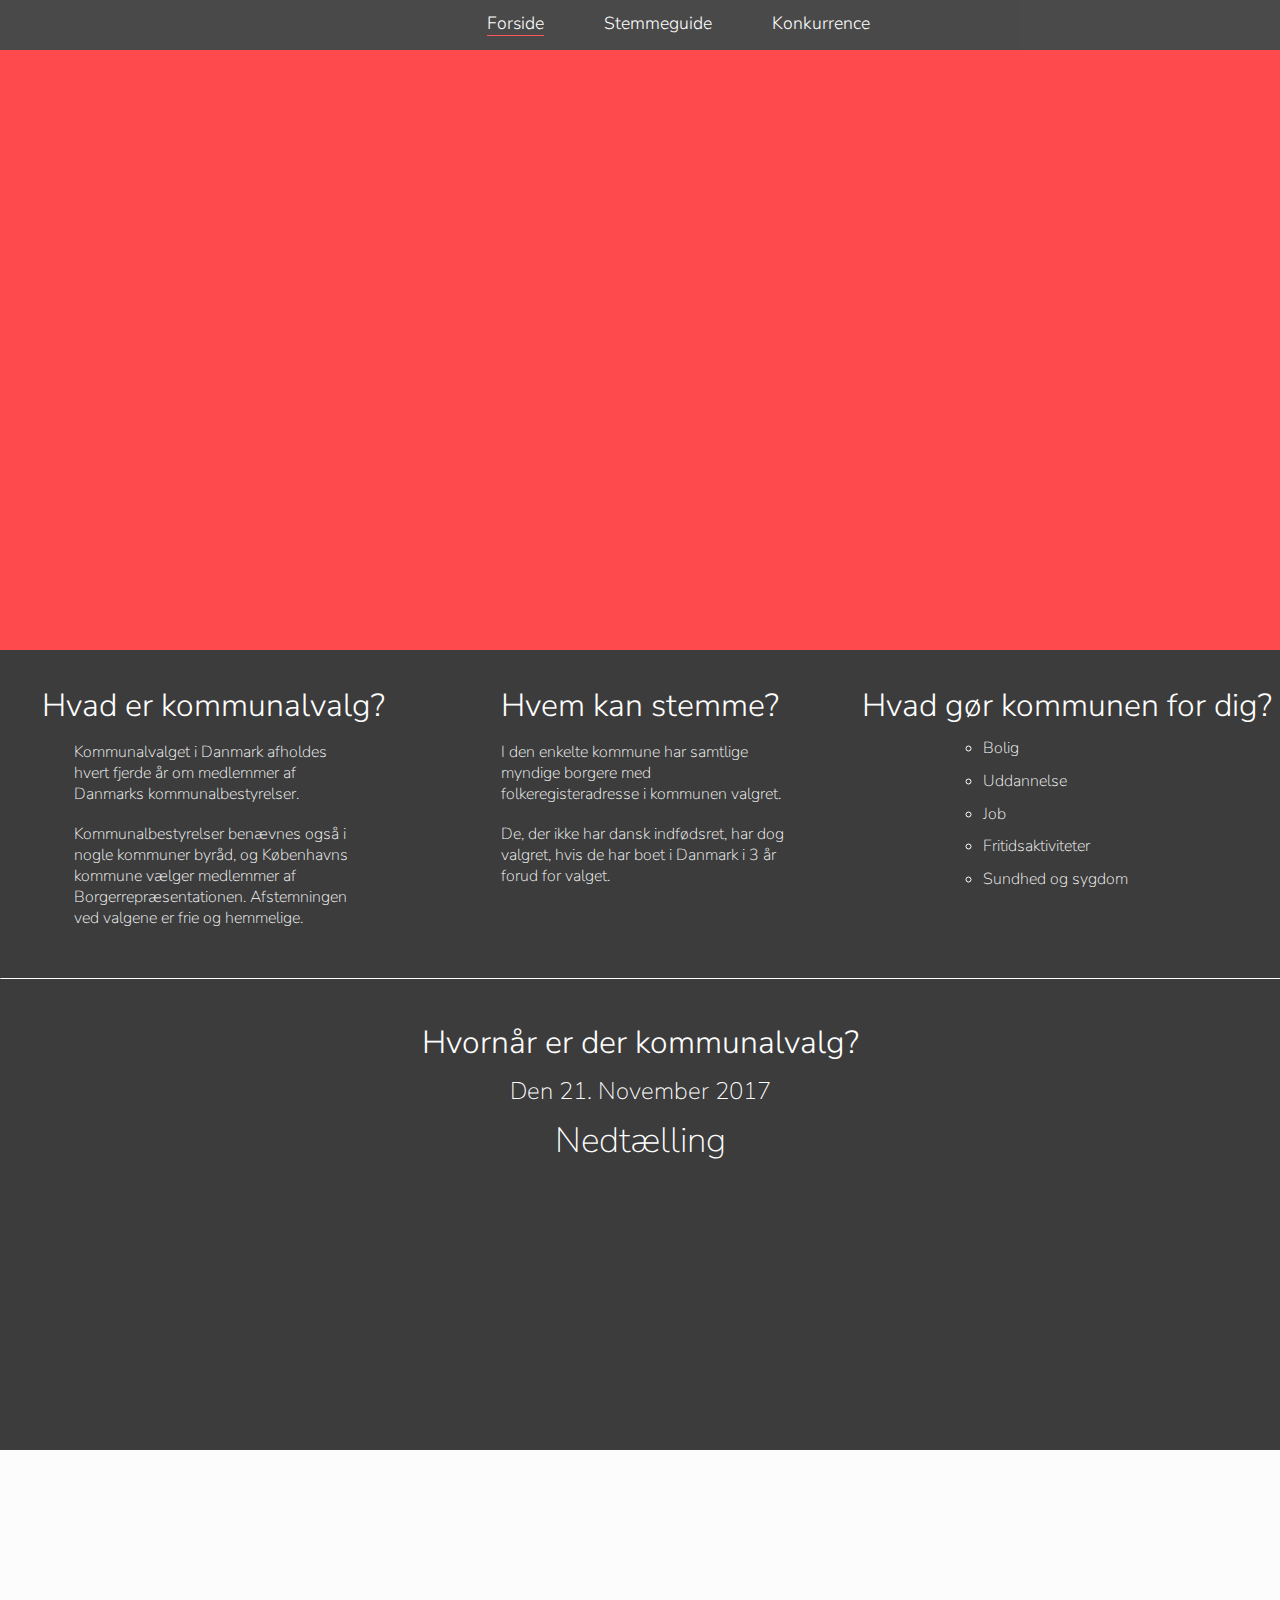
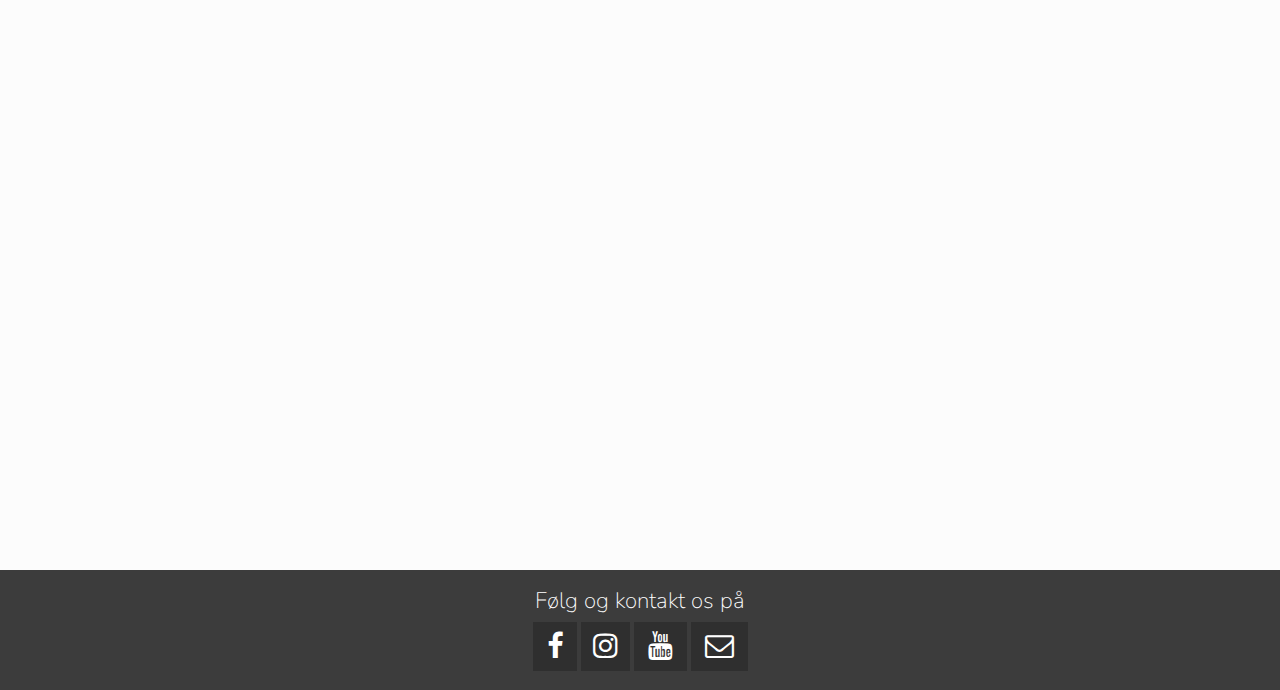
<file: eksamen/index.html>
<!doctype html>
<html>
<head>
<meta charset="UTF-8">
<meta name="viewport" content="width=device-width, initial-scale=1">
<meta name="description" content="KommunalHVAD - Kommunalvalg 2017 - Vi er en online stemmeguide som hjælper dig nemt og hurtigt med hvem du skal stemme på til kommunalvalget.">
<meta name="authoring-tool" content="Adobe_Animate_CC">
<title>KommunalHVAD | Forside</title>
<!-- Google Font -->
<link href="https://fonts.googleapis.com/css?family=Nunito+Sans:200,300,400,600" rel="stylesheet">
<!-- Font-Awesome -->
<link href="https://cdnjs.cloudflare.com/ajax/libs/font-awesome/4.6.3/css/font-awesome.css" rel="stylesheet">
<!-- Stylesheet -->
<link rel="stylesheet" href="styles.css">


<!-- forbindelse til jQuery library - til hamburger menu -->
<script src="https://ajax.googleapis.com/ajax/libs/jquery/3.2.0/jquery.min.js"></script>


<!-- CHAT ANIMATION HERUNDER -->
<script src="https://code.createjs.com/createjs-2015.11.26.min.js"></script>
<script src="chat-forside.js"></script>
<script>
var canvas, stage, exportRoot, anim_container, dom_overlay_container, fnStartAnimation;
function init() {
	canvas = document.getElementById("canvas");
	anim_container = document.getElementById("animation_container");
	dom_overlay_container = document.getElementById("dom_overlay_container");
	images = images||{};
	ss = ss||{};
	var loader = new createjs.LoadQueue(false);
	loader.installPlugin(createjs.Sound);
	loader.addEventListener("fileload", handleFileLoad);
	loader.addEventListener("complete", handleComplete);
	loader.loadManifest(lib.properties.manifest);
}
function handleFileLoad(evt) {	
	if (evt.item.type == "image") { images[evt.item.id] = evt.result; }	
}
function handleComplete(evt) {
	//This function is always called, irrespective of the content. You can use the variable "stage" after it is created in token create_stage.
	var queue = evt.target;
	var ssMetadata = lib.ssMetadata;
	for(i=0; i<ssMetadata.length; i++) {
		ss[ssMetadata[i].name] = new createjs.SpriteSheet( {"images": [queue.getResult(ssMetadata[i].name)], "frames": ssMetadata[i].frames} )
	}
	exportRoot = new lib.chatforside();
	stage = new createjs.Stage(canvas);
	stage.addChild(exportRoot);
	stage.enableMouseOver();	
	//Registers the "tick" event listener.
	fnStartAnimation = function() {
		createjs.Ticker.setFPS(lib.properties.fps);
		createjs.Ticker.addEventListener("tick", stage);
	}	    
	//Code to support hidpi screens and responsive scaling.
	function makeResponsive(isResp, respDim, isScale, scaleType) {		
		var lastW, lastH, lastS=1;		
		window.addEventListener('resize', resizeCanvas);		
		resizeCanvas();		
		function resizeCanvas() {			
			var w = lib.properties.width, h = lib.properties.height;			
			var iw = window.innerWidth, ih=window.innerHeight;			
			var pRatio = window.devicePixelRatio || 1, xRatio=iw/w, yRatio=ih/h, sRatio=1;			
			if(isResp) {                
				if((respDim=='width'&&lastW==iw) || (respDim=='height'&&lastH==ih)) {                    
					sRatio = lastS;                
				}				
				else if(!isScale) {					
					if(iw<w || ih<h)						
						sRatio = Math.min(xRatio, yRatio);				
				}				
				else if(scaleType==1) {					
					sRatio = Math.min(xRatio, yRatio);				
				}				
				else if(scaleType==2) {					
					sRatio = Math.max(xRatio, yRatio);				
				}			
			}			
			canvas.width = w*pRatio*sRatio;			
			canvas.height = h*pRatio*sRatio;
			canvas.style.width = dom_overlay_container.style.width = anim_container.style.width =  w*sRatio+'px';				
			canvas.style.height = anim_container.style.height = dom_overlay_container.style.height = h*sRatio+'px';
			stage.scaleX = pRatio*sRatio;			
			stage.scaleY = pRatio*sRatio;			
			lastW = iw; lastH = ih; lastS = sRatio;		
		}
	}
	makeResponsive(true,'both',false,1);	
	fnStartAnimation();
}
function playSound(id, loop) {
	return createjs.Sound.play(id, createjs.Sound.INTERRUPT_EARLY, 0, 0, loop);
}
</script>


<!-- ANIMATIONS CHAT HERUNDER -->

<style>
	#animation_container {
		background-color: transparent; 
		width:750px; 
		height:750px; 
		margin-left: 30%;
		margin-top: 50px;
		position: relative;
		overflow: hidden;
		
	}
	
	#canvas {
		width: 750; 
		height: 750; 
		position: absolute; 
		display: block; 
		background-color: transparent;
		overflow: hidden;
		
	}
	
	#dom_overlay_container {
		pointer-events:none; 
		overflow:hidden; 
		width:750px; 
		height:750px; 
		position: absolute; 
		left: 0px; 
		top: 0px; 
		display: block;
		overflow: hidden;
		
	}
	
	/* Tablet - stylesheet */
	@media screen and (min-width: 768px) and (max-width: 999px) {
		#animation_container {
		background-color: transparent; 
		width:750px; 
		height:750px; 
		margin-left:20%;
		margin-top: 70px;
		overflow: hidden;
			
	}
	}
	
	/* Vertikal Smartphone - stylesheet */
	@media handheld, only screen and (max-width: 767px) {
		#animation_container {
		background-color: transparent; 
		width:750px; 
		height:750px; 
		margin-left: 52%;
		margin-top: 100px;
		overflow: hidden;
			
	}
	}
	
	/* Smartphone Stylesheet */
@media screen and (max-width: 440px) {
	#animation_container {
		background-color: transparent; 
		width:750px; 
		height:750px; 
		margin-left: 43%;
		margin-top: 100px;
		overflow: hidden;
		
	}
	
</style>


</head>

<body onLoad="init();">

	<div class="grid grid-pad">
		
		<div class="col-1-1 topnav hide-on-mobile">
			<div class="col-4-12 logo fade-in"><a href="index.html"><img src="img/logo.svg" alt="KommunalHVAD"></a></div>
			<div class="col-6-12 nav-desktop">
				<nav>
					<ul>
						<li><a class="selected" href="index.html">Forside</a></li>
						<li><a href="stemmeguide.html">Stemmeguide</a></li>
						<li><a href="konkurrence-kommunalvalg.php">Konkurrence</a></li>
					</ul>
				</nav>
			</div>
       
        <div class="col-2-12 countdown fade-in"> 
        
				<div>
					<p id="countdown"></p>
					<h2>Kommunalvalg 2017</h2>


					<!-- JAVASCRIPT HERUNDER 
						Kode inspiration: https://www.w3schools.com/howto/howto_js_countdown.asp
					-->
					<script type="text/javascript">
					// Sæt den dato som uret skal tælle ned til
					var countDownDate = new Date("Nov 21, 2017 00:00:00").getTime();


					// Opdatere nedtællingen hvert sekund
					var x = setInterval(function() {


						// Denne finder det nuværende øjebliks tid
						var now = new Date().getTime();


						// Finder den distance der er mellem den nuværende tid og nedtællings datoen
						var distance = countDownDate - now;


						// Tid udregning for dage, timer, minutter og sekunder
						var days = Math.floor(distance / (1000 * 60 * 60 * 24));
						var hours = Math.floor((distance % (1000 * 60 * 60 * 24)) / (1000 * 60 * 60));
						var minutes = Math.floor((distance % (1000 * 60 * 60)) / (1000 * 60));
						var seconds = Math.floor((distance % (1000 * 60)) / 1000);


						// Viser resultatet i elementet id="countdown"
  						document.getElementById("countdown").innerHTML = days + "d " + hours + "t "
  						+ minutes + "m " + seconds + "s ";


						// Når nedtælling rammer den rigtige dato, skal den vise noget tekst
						if (distance < 0) {
							clearInterval(x);
							document.getElementById("countdown").innerHTML = "Husk at stemme i dag";
						}
					}, 1000);
					</script>
				</div>
        
        </div>
		</div>
      		<!-- Smarthpone Menu -->
       		<div class="mobile-col-1-1 mobile-header logo-mobile"><img src="img/logo.svg" alt="KommunalHVAD"></div>
				<nav class="mobile">
					<button class="hamburger-btn"></button>
						<div>
							<a class="selected" href="index.html">Forside</a>
							<a href="stemmeguide.html">Stemmeguide</a>
							<a href="konkurrence-kommunalvalg.php">Konkurrence</a>
						</div>
				</nav>
			
       
      
       
		<!-- ANIMATION HERUNDER -->
        
		<div class="col-1-1 box1">
			
				
		
		<div id="animation_container">
			<canvas id="canvas"></canvas>
			<div id="dom_overlay_container"></div>
		</div>
	
		
		
		
		
		
		
			
		</div>
		
		
		
		
		<div class="col-1-1">
			
			<div class="box2">
				<div class="col-1-3">
					<h1>Hvad er kommunalvalg?</h1>
					<p>Kommunalvalget i Danmark afholdes hvert fjerde år om medlemmer af Danmarks kommunalbestyrelser.</p>
					<p>
					Kommunalbestyrelser benævnes også i nogle kommuner byråd, og Københavns kommune vælger medlemmer af Borgerrepræsentationen. Afstemningen ved valgene er frie og hemmelige.</p>
					
				</div>
				<div class="col-1-3">
					<h1>Hvem kan stemme?</h1>
					<p>I den enkelte kommune har samtlige myndige borgere med folkeregisteradresse i kommunen valgret.</p>
					<p>
					De, der ikke har dansk indfødsret, har dog valgret, hvis de har boet i Danmark i 3 år forud for valget.</p>
				</div>
				<div class="col-1-3">
					<h1>Hvad gør kommunen for dig?</h1>
					<ul>
						<li>Bolig</li>
						<li>Uddannelse</li>
						<li>Job</li>
						<li>Fritidsaktiviteter</li>
						<li>Sundhed og sygdom</li>
					</ul>
				</div>
				
				
				<div class="col-1-1">
				<hr class="hr-filter">
					<h1>Hvornår er der kommunalvalg?</h1>
					<h3>Den 21. November 2017</h3>
				<div class="countdown2"> 
        		
				<div>
					<h4 id="countdown2">Nedtælling</h4>
					


					<!-- JAVASCRIPT HERUNDER 
						Kode inspiration: https://www.w3schools.com/howto/howto_js_countdown.asp
					-->
					<script type="text/javascript">
					// Sæt den dato som uret skal tælle ned til
					var countDownDate = new Date("Nov 21, 2017 00:00:00").getTime();


					// Opdatere nedtællingen hvert sekund
					var x = setInterval(function() {


						// Denne finder det nuværende øjebliks tid
						var now = new Date().getTime();


						// Finder den distance der er mellem den nuværende tid og nedtællings datoen
						var distance = countDownDate - now;


						// Tid udregning for dage, timer, minutter og sekunder
						var days = Math.floor(distance / (1000 * 60 * 60 * 24));
						var hours = Math.floor((distance % (1000 * 60 * 60 * 24)) / (1000 * 60 * 60));
						var minutes = Math.floor((distance % (1000 * 60 * 60)) / (1000 * 60));
						var seconds = Math.floor((distance % (1000 * 60)) / 1000);


						// Viser resultatet i elementet id="countdown"
  						document.getElementById("countdown2").innerHTML = days + " dage <br>" + hours + " timer <br>"
  						+ minutes + " minutter<br>" + seconds + " sekunder";


						// Når nedtælling rammer den rigtige dato, skal den vise noget tekst
						if (distance < 0) {
							clearInterval(x);
							document.getElementById("countdown2").innerHTML = "Husk at stemme i dag";
						}
					}, 1000);
					</script>
				</div>
        
        		</div>
				</div>
			
				
			
			
				
				
				
				
			</div>
			
			
			
			
			
		</div>
		
		
		 <div class="col-1-1 video">
        
            <div style="z-index: 0; position:relative;height:0;padding-bottom:56.25%">
            <iframe title="Youtube video player" src="https://www.youtube.com/embed/CdKRyD0TLUw?ecver=1" width="640" height="360" style="position:absolute;width:100%;height:100%;left:0; frameborder=0;" allowfullscreen></iframe>
            </div>
            
        </div>
		
		
	</div>
	
	<!-- Sociale medier ikoner til footer. Ikonerne er fra Font Awesome - Inspiration: https://codepen.io/Deadlymuffin/pen/hGiqo/ -->
<footer>
		<div class="footer-social-icons">
			<h4 class="_14">Følg og kontakt os på</h4>
			<ul class="social-icons">
				<li><a href="https://www.facebook.com/kommunalhvad.dk/" class="social-icon" target="_blank"> <i class="fa fa-facebook"></i></a></li>
				<li><a href="https://www.instagram.com/kommunalhvad/?hl=en" target="_blank" class="social-icon"> <i class="fa fa-instagram"></i></a></li>
				<li><a href="https://www.youtube.com/watch?v=CdKRyD0TLUw" target="_blank" class="social-icon"> <i class="fa fa-youtube"></i></a></li>
				<li><a href="mailto:kommunal@hvad.dk" class="social-icon"> <i class="fa fa-envelope-o"></i></a></li>
			</ul>
		</div>
</footer>


	<!-- Forbindelse til JavaScript filen -->
	<script src="hamburger.js" type="text/javascript"></script>

</body>
</html>
</file>
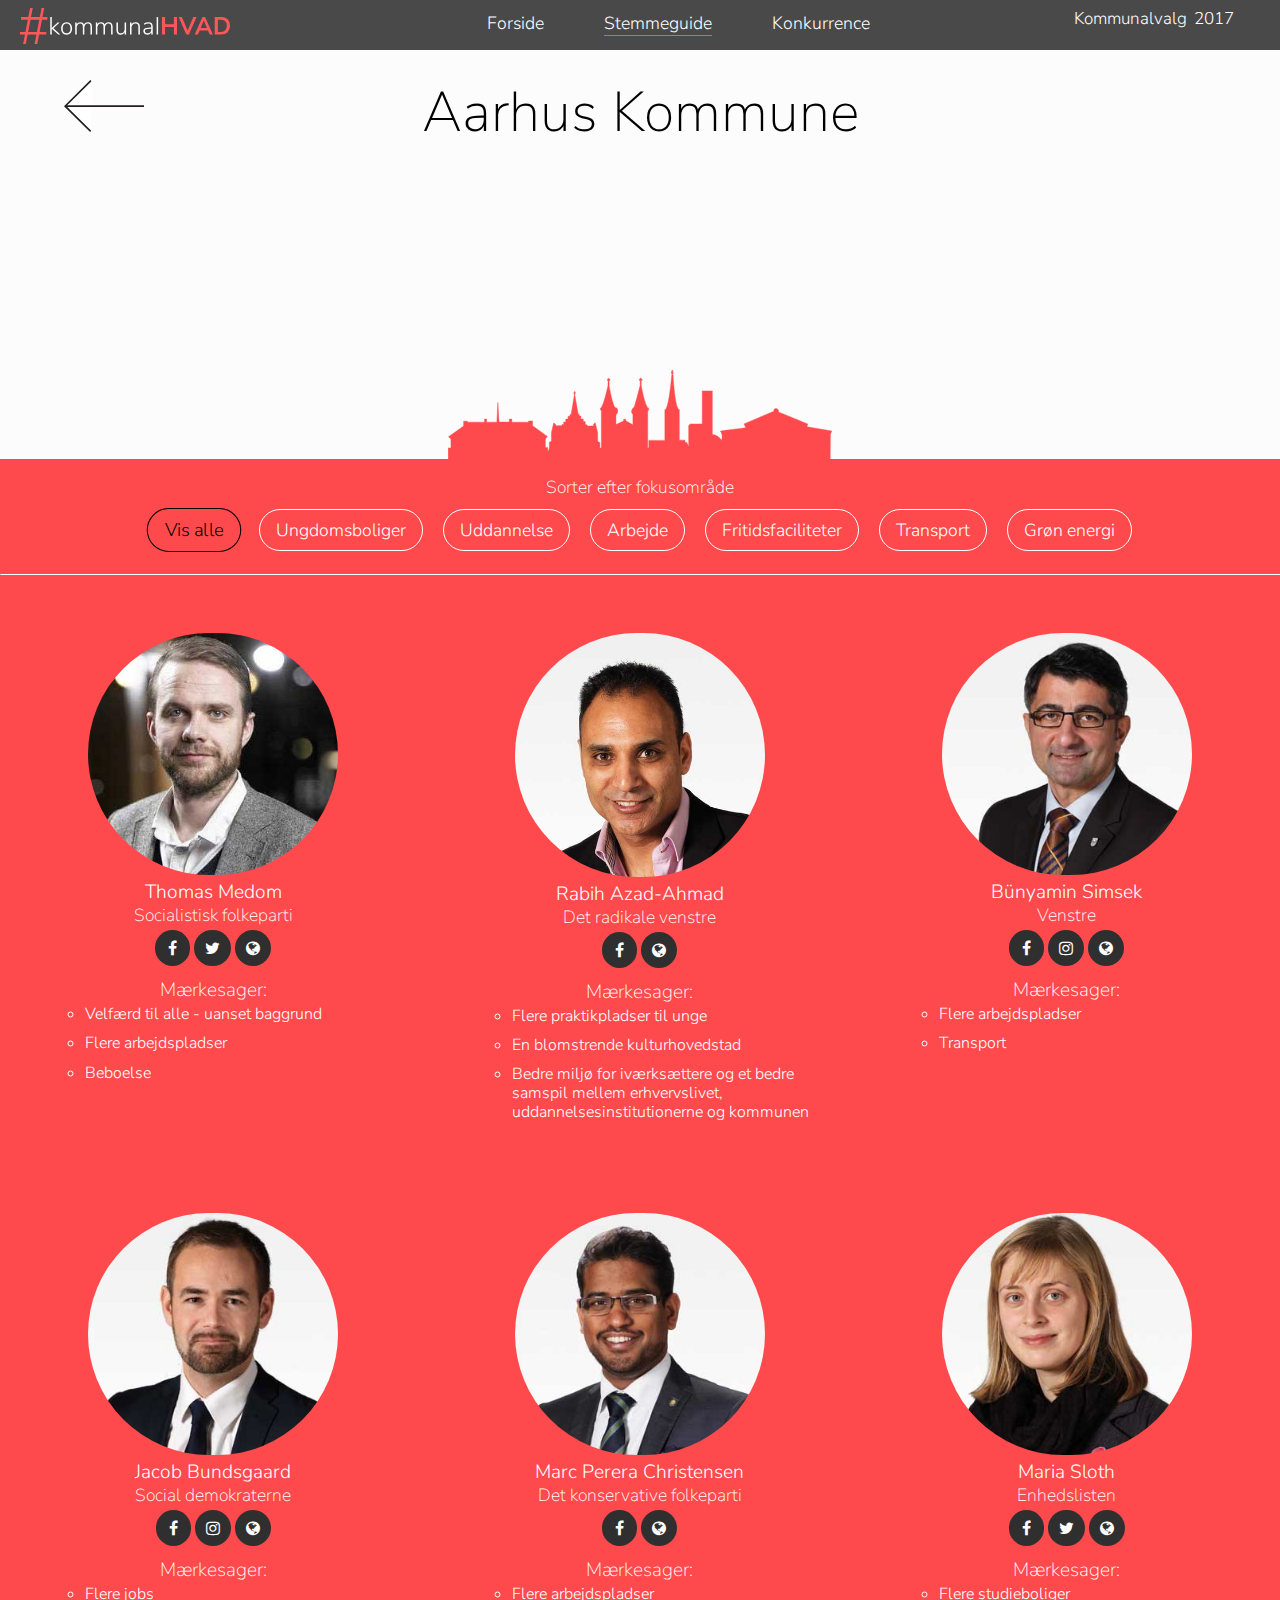
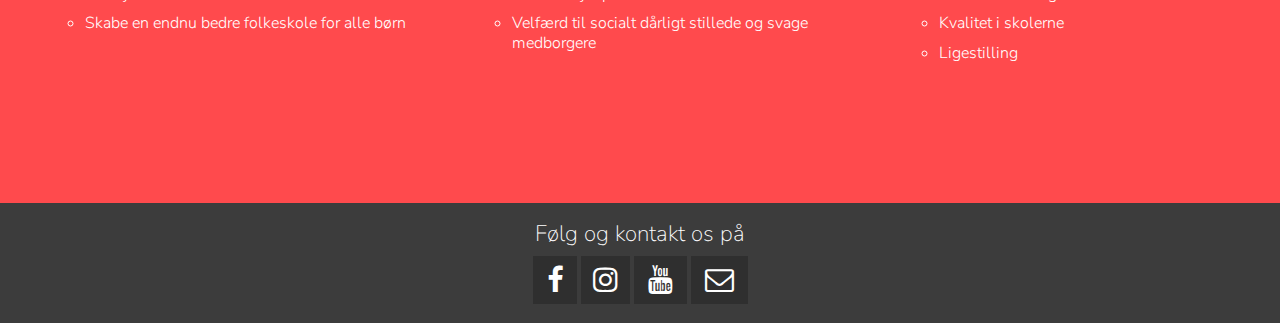
<file: eksamen/stemmeguide-kommunalvalg-aarhus.html>
<!doctype html>
<html lang="da">
<head>
<title>KommunalHVAD | Stemmeguide - Kommunalvalg - Aarhus</title>
<meta name="description" content="KommunalHVAD - Kommunalvalg 2017 - Stemmeguide til unge - Aarhus kommune - Find den kandidat der passer til dig!">
<meta charset="UTF-8">
<meta name="viewport" content="width=device-width, initial-scale=1">

<!-- Google Font - Nunito Sans -->
<link href="https://fonts.googleapis.com/css?family=Nunito+Sans:200,300,400,600" rel="stylesheet">
<!-- Font Awesome - Ikoneer -->
<link href="https://cdnjs.cloudflare.com/ajax/libs/font-awesome/4.6.3/css/font-awesome.css" rel="stylesheet">
<!-- Stylesheet -->
<link rel="stylesheet" href="styles.css">


<!-- forbindelse til jQuery library - til hamburger menu -->
<script 
src="https://ajax.googleapis.com/ajax/libs/jquery/3.2.0/jquery.min.js">
</script>


</head>

<body>

<div class="grid grid-pad">
		
		<div class="col-1-1 topnav hide-on-mobile">
			<div class="col-4-12 logo"><a href="index.html"><img src="img/logo.svg" alt="KommunalHVAD"></a></div>
			<div class="col-6-12 content nav-desktop">
				<nav>
					<ul>
						<li><a href="index.html">Forside</a></li>
						<li><a class="selected" href="stemmeguide.html">Stemmeguide</a></li>
						<li><a href="konkurrence-kommunalvalg.php">Konkurrence</a></li>
					</ul>
				</nav>
			</div>
       
        <div class="col-2-12 content countdown"> 
        
				<div>
					<p id="countdown"></p>
					<p>Kommunalvalg 2017</p>


					<!-- JAVASCRIPT HERUNDER 
						Kode inspiration: https://www.w3schools.com/howto/howto_js_countdown.asp
					-->
					<script type="text/javascript">
					// Sæt den dato som uret skal tælle ned til
					var countDownDate = new Date("Nov 21, 2017 00:00:00").getTime();


					// Opdatere nedtællingen hvert sekund
					var x = setInterval(function() {


						// Denne finder det nuværende øjebliks tid
						var now = new Date().getTime();


						// Finder den distance der er mellem den nuværende tid og nedtællings datoen
						var distance = countDownDate - now;


						// Tid udregning for dage, timer, minutter og sekunder
						var days = Math.floor(distance / (1000 * 60 * 60 * 24));
						var hours = Math.floor((distance % (1000 * 60 * 60 * 24)) / (1000 * 60 * 60));
						var minutes = Math.floor((distance % (1000 * 60 * 60)) / (1000 * 60));
						var seconds = Math.floor((distance % (1000 * 60)) / 1000);


						// Viser resultatet i elementet id="countdown"
  						document.getElementById("countdown").innerHTML = days + "d " + hours + "t "
  						+ minutes + "m " + seconds + "s ";


						// Når nedtælling rammer den rigtige dato, skal den vise noget tekst
						if (distance < 0) {
							clearInterval(x);
							document.getElementById("countdown").innerHTML = "Husk at stemme i dag";
						}
					}, 1000);
					</script>
				</div>
        
        </div>
		</div>
      		<!-- Smarthpone Menu -->
       		<div class="mobile-col-1-1 mobile-header logo-mobile"><img src="img/logo.svg" alt="KommunalHVAD"></div>
				<nav class="mobile">
					<button class="hamburger-btn"></button>
						<div>
							<a href="index.html">Forside</a>
							<a class="selected" href="stemmeguide.html">Stemmeguide</a>
							<a href="konkurrence-kommunalvalg.php">Konkurrence</a>
						</div>
				</nav>
			
	<div class="col-1-1 box1-aarhus">
			
			<div class="tilbage-box"><a href="stemmeguide-kommunalvalg-jylland.html"><img class="tilbage" src="img/tilbage.svg" alt="Tilbage"></a></div>
			
			<h1>Aarhus Kommune</h1>
			
			<img class="aarhus fade-in" src="img/aarhus.svg" alt="Aarhus Kommune - Kommunalvalg - Stemmeguide">
	</div>
			
		<div class="col-1-1 aarhus-skyline-box">
			<img class="aarhus-skyline" src="img/aarhus-skyline.svg" alt="Aarhus - Skyline">
		</div>
			
			
			<div class="col-1-1 box2-aarhus">
			
		<div class="filter-box">
			<h5>Sorter efter fokusområde</h5>
		
			<!-- Filtrering med jQuery - Inspiration: https://codepen.io/terf/post/jquery-filter-divs -->
			<button class="active filter-buttons" data-filter="box">Vis alle</button>
			<button class="filter-buttons" data-filter="a">Ungdomsboliger</button>
			<button class="filter-buttons" data-filter="b">Uddannelse</button>
			<button class="filter-buttons" data-filter="c">Arbejde</button>
			<button class="filter-buttons" data-filter="d">Fritidsfaciliteter</button>
			<button class="filter-buttons" data-filter="e">Transport</button>
			<button class="filter-buttons" data-filter="f">Grøn energi</button>
		
			<hr class="hr-filter">
		</div>
				<div id="parent">
					<div class="col-1-3 box a b c">
						<img src="img/jacob.jpg" alt="Jacob Bundsgaard - Social Demokraterne">
						<h4>Jacob Bundsgaard</h4>
						<h5>Social demokraterne</h5>
							<a href="https://www.facebook.com/jacobbundsgaard/?ref=br_rs" class="social-icons-aarhus" target="_blank"> <i class="fa fa-facebook social-links-facebook"></i></a>
							<a href="https://www.instagram.com/jacobbundsgaard/?hl=en" class="social-icons-aarhus" target="_blank"> <i class="fa fa-instagram social-links"></i></a>
							<a href="http://www.socialdemokratiet.dk/politiker/jacob-bundsgaard/politik/" class="social-icons-aarhus" target="_blank"> <i class="fa fa-globe social-links"></i></a>
							<h6>Mærkesager:</h6>
							<ul>
								<li>Flere jobs</li>
								<li>Skabe en endnu bedre folkeskole for alle børn</li>
							</ul>
					</div>
					<div class="col-1-3 box a b">
						<img src="img/rabih.jpg" alt="Rabih Azad-Ahmad - Det Radikale Venstre">
						<h4>Rabih Azad-Ahmad</h4>
						<h5>Det radikale venstre</h5>
						<a href="https://da-dk.facebook.com/rabih.azadahmad" class="social-icons-aarhus" target="_blank"> <i class="fa fa-facebook social-links-facebook"></i></a>
							<a href="http://www.2017aarhusianere.dk/rabih-azad-ahmad" class="social-icons-aarhus" target="_blank"> <i class="fa fa-globe social-links"></i></a>
							<h6>Mærkesager:</h6>
							<ul>
								<li>Flere praktikpladser til unge</li>
								<li>En blomstrende kulturhovedstad</li>
								<li>Bedre miljø for iværksættere og et bedre samspil mellem erhvervslivet, uddannelsesinstitutionerne og kommunen</li>
							</ul>
			
					</div>
					<div class="col-1-3 box b">
						<img src="img/marc.jpg" alt="Marc Perera Christensen - Det Konservative Folkeparti">
						<h4>Marc Perera Christensen</h4>
						<h5>Det konservative folkeparti</h5>
						<a href="https://www.facebook.com/marc.p.christensen.5/" class="social-icons-aarhus" target="_blank"> <i class="fa fa-facebook social-links-facebook"></i></a>
							<a href="http://www.marcpc.dk/politik.html" class="social-icons-aarhus" target="_blank"> <i class="fa fa-globe social-links"></i></a>
							<h6>Mærkesager:</h6>
							<ul>
								<li>Flere arbejdspladser</li>
								<li>Velfærd til socialt dårligt stillede og svage medborgere</li>
							</ul>
							
					</div>
			
					<div class="col-1-3 box a c">
						<img src="img/thomas.jpg" alt="Thomas Medom - Socialistisk Folkeparti">
						<h4>Thomas Medom</h4>
						<h5>Socialistisk folkeparti</h5>
						<a href="https://www.facebook.com/stemmedom" class="social-icons-aarhus" target="_blank"> <i class="fa fa-facebook social-links-facebook"></i></a>
							<a href="https://twitter.com/thomasmedom" class="social-icons-aarhus" target="_blank"> <i class="fa fa-twitter social-links"></i></a>
							<a href="http://sf.dk/partiforeninger/midtjylland/sf-aarhus/thomas-medom" class="social-icons-aarhus" target="_blank"> <i class="fa fa-globe social-links"></i></a>
							<h6>Mærkesager:</h6>
							<ul>
								<li>Velfærd til alle - uanset baggrund</li>
								<li>Flere arbejdspladser</li>
								<li>Beboelse</li>
							</ul>
							
					</div>
					<div class="col-1-3 box c e">
						<img src="img/bunyamin.jpg" alt="Bünyamin Simsek - Venstre">
						<h4>Bünyamin Simsek</h4>
						<h5>Venstre</h5>
						<a href="https://www.facebook.com/BnyaminSimsek" class="social-icons-aarhus" target="_blank"> <i class="fa fa-facebook social-links-facebook"></i></a>
							<a href="https://www.instagram.com/buraadmand/" class="social-icons-aarhus" target="_blank"> <i class="fa fa-instagram social-links"></i></a>
							<a href="http://www.altinget.dk/kandidater/kv13/Bunyamin-Simsek?show=maerkesager" class="social-icons-aarhus" target="_blank"> <i class="fa fa-globe social-links"></i></a>
							<h6>Mærkesager:</h6>
							<ul>
								<li>Flere arbejdspladser</li>
								<li>Transport</li>
							</ul>
							
					</div>
					<div class="col-1-3 box a b">
						<img src="img/maria.jpg" alt="Maria Sloth - Enhedslisten">
						<h4>Maria Sloth</h4>
						<h5>Enhedslisten</h5>
						<a href="https://www.facebook.com/MariaSlothEhl/" class="social-icons-aarhus" target="_blank"> <i class="fa fa-facebook social-links-facebook"></i></a>
							<a href="https://twitter.com/MariaSloth" class="social-icons-aarhus" target="_blank"> <i class="fa fa-twitter social-links"></i></a>
							<a href="http://aarhus.enhedslisten.dk/node/12815" class="social-icons-aarhus" target="_blank"> <i class="fa fa-globe social-links"></i></a>
							<h6>Mærkesager:</h6>
							<ul>
								<li>Flere studieboliger</li>
								<li>Kvalitet i skolerne</li>
								<li>Ligestilling</li>
							</ul>
						</div>	
					
				</div>
		
		</div>
		
</div>
	
<footer>
		<div class="footer-social-icons">
			<h4 class="_14">Følg og kontakt os på</h4>
			<ul class="social-icons">
				<li><a href="https://www.facebook.com/kommunalhvad.dk/" class="social-icon" target="_blank"> <i class="fa fa-facebook"></i></a></li>
				<li><a href="https://www.instagram.com/kommunalhvad/?hl=en" target="_blank" class="social-icon"> <i class="fa fa-instagram"></i></a></li>
				<li><a href="https://www.youtube.com/watch?v=CdKRyD0TLUw" target="_blank" class="social-icon"> <i class="fa fa-youtube"></i></a></li>
				<li><a href="mailto:kommunal@hvad.dk" class="social-icon"> <i class="fa fa-envelope-o"></i></a></li>
			</ul>
		</div>
</footer>


	
	<!-- Filtrering med jQuery - Inspiration: https://codepen.io/simeydotme/pen/ewKBr -->
	<script>
			var $boxs = $("#parent > .box");
	var $btns = $(".filter-buttons").on("click", function() {

	  var active = 
		$btns.removeClass("active")
		  .filter(this)
		  .addClass("active")
		  .data("filter");

	  $boxs
		.hide()
		.filter( "." + active )
		.fadeIn(450);

	});
	</script>
	
	<!-- Tilfældig rækkefølge af kandidater - Inspiration: http://stackoverflow.com/questions/18483241/random-div-order-on-page-load -->
	<script>
		var kandidater = $(".box");
		for(var i = 0; i < kandidater.length; i++){
    	var target = Math.floor(Math.random() * kandidater.length -1) + 1;
    	var target2 = Math.floor(Math.random() * kandidater.length -1) +1;
    	kandidater.eq(target).before(kandidater.eq(target2));
		}
	</script>
	
	
	<!-- Forbindelse til JavaScript filen - Til hamburger menu -->
	<script src="hamburger.js" type="text/javascript"></script>
	
</body>
</html>
</file>
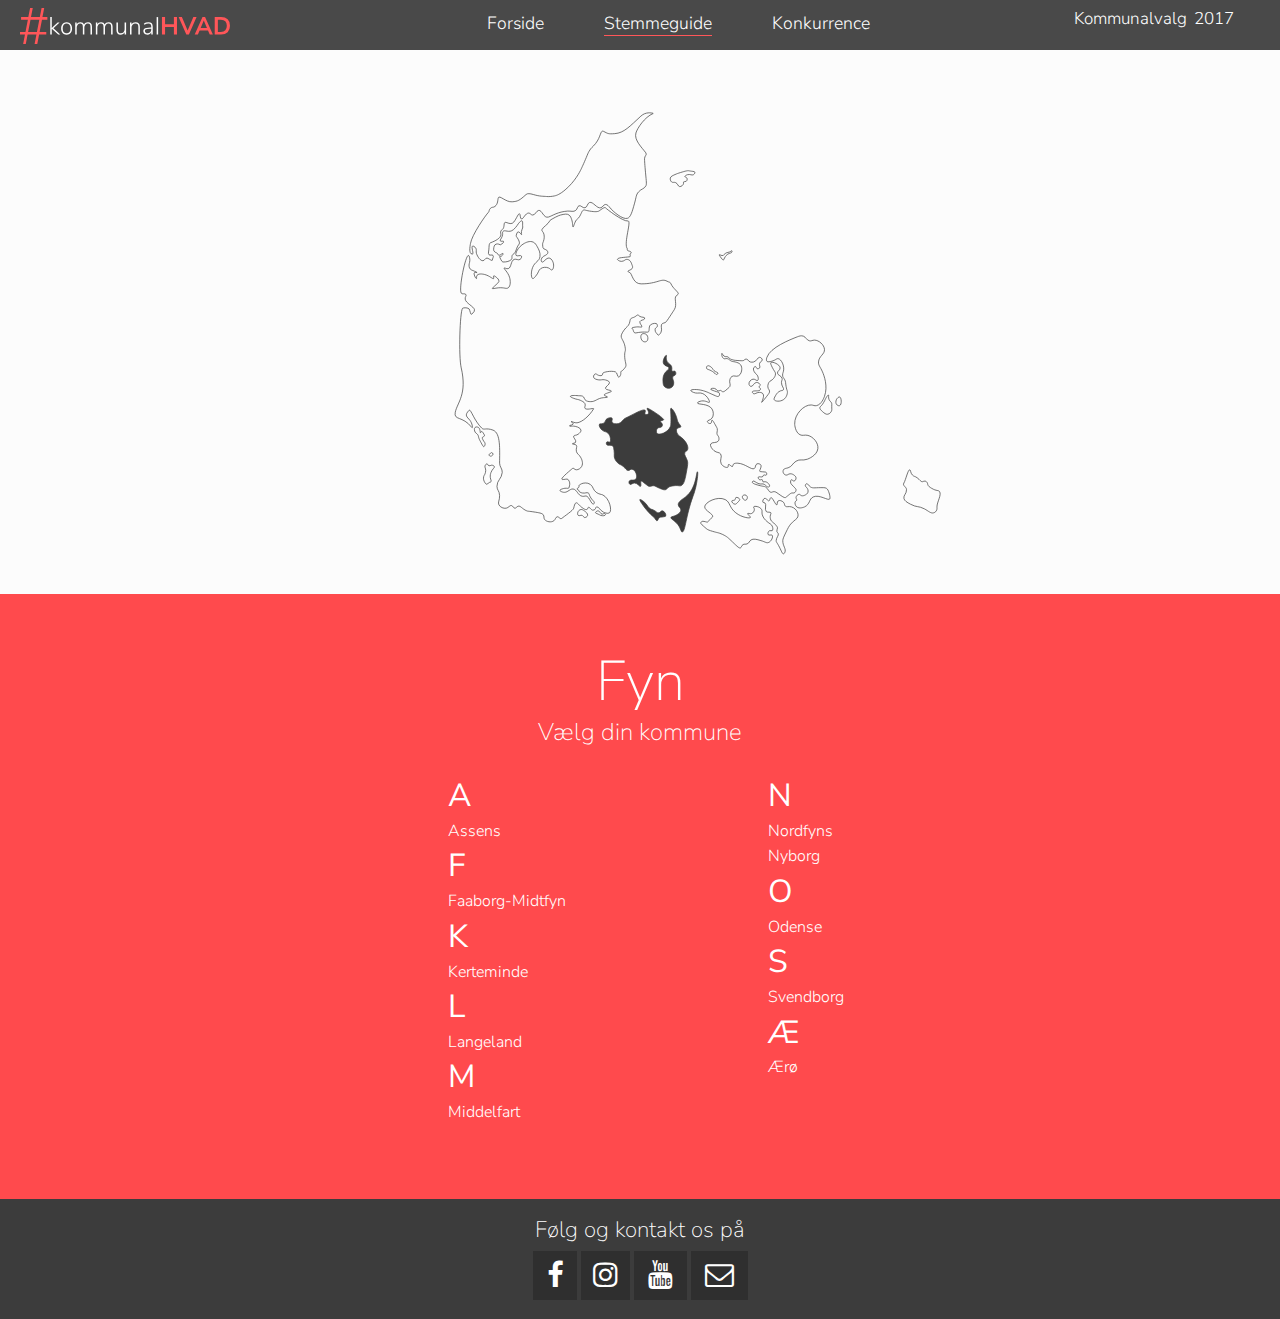
<file: eksamen/stemmeguide-kommunalvalg-fyn.html>
<!doctype html>
<html lang="da">
<head>
<title>KommunalHVAD | Stemmeguide - Kommunalvalg - Fyn</title>
<meta name="description" content="KommunalHVAD - Kommunalvalg 2017 - Stemmeguide til unge - Fyn - Vælg din kommune og bliv guided videre til den kandidat der passer til dig.">
<meta charset="UTF-8">
<meta name="viewport" content="width=device-width, initial-scale=1">

<!-- Google Font - Nunito Sans -->
<link href="https://fonts.googleapis.com/css?family=Nunito+Sans:200,300,400,600" rel="stylesheet">
<!-- Font Awesome - Ikoneer -->
<link href="https://cdnjs.cloudflare.com/ajax/libs/font-awesome/4.6.3/css/font-awesome.css" rel="stylesheet">
<!-- Stylesheet -->
<link rel="stylesheet" href="styles.css">


<!-- forbindelse til jQuery library - til hamburger menu -->
<script 
src="https://ajax.googleapis.com/ajax/libs/jquery/3.2.0/jquery.min.js">
</script>


</head>

<body>

	<div class="grid grid-pad">
		
		<div class="col-1-1 topnav hide-on-mobile">
			<div class="col-4-12 logo"><a href="index.html"><img src="img/logo.svg" alt="KommunalHVAD"></a></div>
			<div class="col-6-12 content nav-desktop">
				<nav>
					<ul>
						<li><a href="index.html">Forside</a></li>
						<li><a class="selected" href="stemmeguide.html">Stemmeguide</a></li>
						<li><a href="konkurrence-kommunalvalg.php">Konkurrence</a></li>
					</ul>
				</nav>
			</div>
       
        <div class="col-2-12 content countdown"> 
        
				<div>
					<p id="countdown"></p>
					<p>Kommunalvalg 2017</p>


					<!-- JAVASCRIPT HERUNDER 
						Kode inspiration: https://www.w3schools.com/howto/howto_js_countdown.asp
					-->
					<script type="text/javascript">
					// Sæt den dato som uret skal tælle ned til
					var countDownDate = new Date("Nov 21, 2017 00:00:00").getTime();


					// Opdatere nedtællingen hvert sekund
					var x = setInterval(function() {


						// Denne finder det nuværende øjebliks tid
						var now = new Date().getTime();


						// Finder den distance der er mellem den nuværende tid og nedtællings datoen
						var distance = countDownDate - now;


						// Tid udregning for dage, timer, minutter og sekunder
						var days = Math.floor(distance / (1000 * 60 * 60 * 24));
						var hours = Math.floor((distance % (1000 * 60 * 60 * 24)) / (1000 * 60 * 60));
						var minutes = Math.floor((distance % (1000 * 60 * 60)) / (1000 * 60));
						var seconds = Math.floor((distance % (1000 * 60)) / 1000);


						// Viser resultatet i elementet id="countdown"
  						document.getElementById("countdown").innerHTML = days + "d " + hours + "t "
  						+ minutes + "m " + seconds + "s ";


						// Når nedtælling rammer den rigtige dato, skal den vise noget tekst
						if (distance < 0) {
							clearInterval(x);
							document.getElementById("countdown").innerHTML = "Husk at stemme i dag";
						}
					}, 1000);
					</script>
				</div>
        
        </div>
		</div>
      		<!-- Smarthpone Menu -->
       		<div class="mobile-col-1-1 mobile-header logo-mobile"><img src="img/logo.svg" alt="KommunalHVAD"></div>
				<nav class="mobile">
					<button class="hamburger-btn"></button>
						<div>
							<a href="index.html">Forside</a>
							<a class="selected" href="stemmeguide.html">Stemmeguide</a>
							<a href="konkurrence-kommunalvalg.php">Konkurrence</a>
						</div>
				</nav>
			
		<div class="col-1-1 box1-fyn">
				<!-- Inspiration: https://www.youtube.com/watch?v=UZs8l50gxjU&t=553s -->
				<div class="map">
					<div class="map_image">
					
						<!-- HERUNDER ER SVG FILEN -->
						<svg version="1.1" xmlns="http://www.w3.org/2000/svg" xmlns:xlink="http://www.w3.org/1999/xlink" x="0px" y="0px"
						viewBox="0 0 738 662" 
						style="enable-background:new 0 0 487 435;" xml:space="preserve">

							<!-- HERUNDER ER FYN GRUPPEN -->               
							<a xlink:href="stemmeguide-kommunalvalg-fyn.html#fyn-scrolldown">        
								<g class="fyn-selected">
								<path class="st2" d="M287.9645,561.7193c-0.7491,0.7064,2.4536,5.2527,4.6511,8.3721c3.536,5.0194,6.9119,8.6899,8.372,10.2325
									c5.6982,6.02,6.1987,4.9653,8.3721,8.3721c0.7794,1.2217,1.6922,2.8891,2.7907,2.7907c1.4839-0.1329,1.2286-3.3022,3.7209-4.6512
									c1.1563-0.6259,1.5846-0.1458,5.5814-0.9302c2.3784-0.4669,2.644-0.7188,2.7907-0.9302c1.2523-1.8054-1.6029-7.2361-4.6512-7.4418
									c-2.2988-0.1552-2.8849,2.7843-5.5814,2.7906c-2.025,0.0048-2.4663-1.6511-6.5116-3.7209
									c-2.679-1.3707-2.833-0.8223-4.6511-1.8605c-3.2883-1.8776-3.4876-4.073-6.5116-7.4418
									C293.0814,563.6744,288.6736,561.0507,287.9645,561.7193z"/>
								<path class="st2" d="M368.8943,522.6498c1.084,0.2408,0.2614,9.8615-1.8604,19.5348c-1.825,8.3201-4.0943,14.3234-4.6512,15.8138
									c-9.6481,25.825-10.498,49.4104-14.8836,49.3021c-2.2474-0.0555-1.6239-6.2391-8.372-13.0232
									c-3.953-3.9741-7.9231-5.6282-7.4418-7.4418c0.4342-1.6362,3.8269-0.8961,8.3721-3.7209c1.6631-1.0336,5.354-3.3276,5.5814-6.5116
									c0.2319-3.2474-3.3573-4.3654-3.7209-7.4418c-0.5275-4.4623,6.3096-8.156,10.2325-11.1627
									C367.661,546.1099,367.2077,522.275,368.8943,522.6498z"/>
								<path class="st2" d="M322.3829,384.9761c-2.3631,4.4509-2.0273,8.9346-1.8604,11.1627c0.2175,2.9047,0.3611,4.8212,1.8604,6.5116
									c2.143,2.4161,6.2267,3.4357,9.3023,1.8605c2.7284-1.3974,3.6196-4.3023,3.7209-4.6512c1.4181-4.8817-2.8179-8.468-0.9302-11.1627
									c1.0747-1.5342,2.8568-0.9555,3.7209-2.7907c0.7434-1.5789,0.3217-3.913-0.9302-4.6512c-1.29-0.7606-2.5993,0.6817-3.7209,0
									c-1.3972-0.8492,0.0122-3.4655-0.9302-6.5116c-1.1753-3.7987-4.5224-3.4632-6.5116-7.4418
									c-2.1091-4.2186-0.1248-8.1537-0.9302-8.3721c-1.1508-0.312-6.2015,7.4527-3.7209,12.093
									c1.9008,3.5557,6.985,2.9599,7.4418,5.5814C329.3096,378.9863,325.1581,379.749,322.3829,384.9761z"/>
								<path class="st2" d="M331.6852,450.092c0.1479-11.3306-1.2181-16.3329,0-16.7441c1.4029-0.4735,5.3647,5.4363,7.4418,11.1628
									c1.7221,4.7476,1.1933,6.7346,3.7209,10.2325c1.56,2.1588,3.2391,3.4468,2.7907,4.6512
									c-0.5938,1.5947-4.0413,0.6886-5.5814,2.7907c-1.3309,1.8166-0.3315,4.6436,0,5.5814c1.619,4.5799,5.0415,4.7817,9.3023,9.3023
									c3.8224,4.0555,7.644,10.8701,5.5814,14.8836c-1.078,2.0976-2.8278,1.6097-3.7209,3.7209
									c-1.4394,3.4024,2.327,6.5085,3.7209,12.093c0.6946,2.7828,0.1624,5.9241-0.9302,12.093
									c-2.3448,13.2381-3.6603,20.6647-8.372,22.3255c-2.2633,0.7977-2.794-0.6219-9.3023,0c-4.9945,0.4772-6.8706,1.5225-7.4418,1.8604
									c-2.7374,1.6199-2.5401,2.9957-4.6511,3.7209c-2.0886,0.7175-4.2115-0.1321-8.372-1.8605
									c-5.7847-2.4031-6.4252-3.8092-9.3023-3.7209c-2.7381,0.084-3.2422,1.3907-5.5814,0.9302
									c-1.1809-0.2325-1.8228-0.7172-5.5814-3.7209c-4.19-3.3484-4.9775-4.013-5.5814-3.7209
									c-1.5569,0.7533,0.6398,6.6428-0.9302,7.4418c-1.528,0.7776-4.001-4.6017-8.372-4.6511c-3.1872-0.036-4.8531,2.7905-6.5116,1.8605
									c-1.2618-0.7076-1.8523-3.2155-0.9302-4.6511c1.6231-2.5273,6.7848,0.0552,9.3023-2.7907
									c1.4572-1.6473,1.1291-4.0969,0.9302-5.5814c-0.5085-3.7958-3.2523-8.1151-6.5116-8.3721
									c-2.4511-0.1933-3.0766,2.0779-5.5814,1.8605c-2.4181-0.2098-2.6775-2.3997-6.5116-5.5814
									c-3.8527-3.1971-5.2993-2.4037-8.372-5.5814c-0.9351-0.967-2.6743-2.7656-3.7209-5.5814
									c-1.2986-3.4939-0.1647-4.8786-0.9302-11.1627c-0.4492-3.6876-0.6976-5.551-1.8605-6.5116
									c-2.618-2.1626-6.6685,0.3303-8.3721-1.8604c-0.8576-1.1029-0.8107-2.9947,0-3.7209c1.2503-1.12,3.9723,0.8413,4.6511,0
									c0.6369-0.7894,1.1363-3.5769,0-7.4418c-0.9412-3.2015-2.2696-4.13-3.7209-5.5814c-1.8605-1.8604-4.1654-0.9123-7.4418-3.7209
									c-2.7974-2.3979-4.991-6.5521-3.7209-8.372c0.6144-0.8805,2.0405,0.1325,4.6511-0.9302c0.7371-0.3,1.8764-0.7638,2.7907-1.8604
									c1.1642-1.3963,0.7192-2.3259,1.8605-3.7209c0.9226-1.1276,2.0826-1.5827,2.7907-1.8604c1.3086-0.5133,4.4181-1.333,5.5814,0
									c1.2101,1.3867-1.0145,3.5807,0,5.5814c1.1606,2.2887,5.7788,2.7842,9.3023,1.8604c4.5401-1.1902,5.8067-5.8529,9.3023-7.4418
									c10.2325-4.6512,25.1161-13.9534,27.9068-11.1628c1.2352,1.2352-1.3658,4.3013,0,5.5814c1.0416,0.9763,3.744,0.5123,4.6512-0.9302
									c1.5173-2.413-2.827-6.3824-1.8605-7.4418c0.9531-1.0447,21.3952,12.093,23.2557,15.8139
									c0.7183,1.4366-4.5272,1.3027-4.6512,2.7907c-0.0966,1.1598,2.2499,1.57,2.7907,3.7209c0.3132,1.2459-0.0568,2.7679-0.9302,3.7209
									c-1.5844,1.7289-3.8099,0.4774-5.5814,1.8604c-2.0149,1.5731-2.5481,5.8561-0.9302,7.4418
									c2.9546,2.8959,15.1226-1.2054,18.6046-9.3023C331.5724,457.4933,331.6211,455.0004,331.6852,450.092z"/>
							   </g>
							</a>  

								<!-- HERUNDER ER SJÆLLAND GRUPPEN -->               
								 <a xlink:href="stemmeguide-kommunalvalg-sjaelland.html#sjaelland-scrolldown">           
								   <g>
									<path class="st2" d="M382.8477,373.8134c-1.0846,0.6866-1.5333,2.5383-0.9302,3.7209c0.5088,0.9978,1.4937,0.9847,3.7209,1.8605
										c0.8567,0.3368,3.9108,1.5377,6.5116,3.7209c1.9949,1.6746,2.5347,2.9296,3.7209,2.7907c0.9262-0.1085,1.901-1.0262,1.8604-1.8605
										c-0.0667-1.3739-2.8244-1.2277-5.5814-3.7209c-2.0644-1.8669-1.5358-2.869-3.7209-4.6512
										C387.8814,375.2272,384.7056,372.6372,382.8477,373.8134z"/>
									<path class="st2" d="M390.2895,585.9052c-0.325,0.9616-1.0412,0.7305-3.7209,3.7209c-2.2475,2.5081-2.4498,3.4586-3.7209,3.7209
										c-0.9429,0.1946-1.0318-0.2871-4.6512-0.9302c-1.3961-0.248-2.0566-0.2961-2.7907,0c-0.0919,0.0371-1.6259,0.6782-1.8604,1.8605
										c-0.2065,1.0413,0.6957,1.9951,3.7209,4.6511c3.1204,2.7396,4.6807,4.1094,5.5814,4.6512
										c1.222,0.7349,2.5079,1.3373,7.4418,2.7906c6.7915,2.0005,7.0115,1.6415,10.2325,2.7907
										c4.7841,1.7068,8.1384,3.8685,9.3023,4.6511c1.4229,0.9568,2.4061,1.7583,8.372,7.4418c7.085,6.7495,9.3117,9.0614,11.1628,8.372
										c1.7317-0.6449,1.1559-3.1796,3.7209-4.6511c2.0169-1.1571,3.2029-0.0661,5.5814-0.9302c3.2107-1.1665,2.861-3.8129,5.5814-5.5814
										c3.35-2.1779,7.9704-0.8235,13.9534,0.9302c6.4102,1.879,7.5814,3.6069,10.2325,2.7907
										c4.5641-1.4051,7.1834-8.4009,5.5814-10.2325c-1.1997-1.3716-4.3583,0.6197-5.5814-0.9302
										c-1.0832-1.3727-0.0449-4.759,1.8605-5.5814c1.5096-0.6515,2.6899,0.6837,3.7209,0c1.2885-0.8544,1.1358-4.0607,0-6.5116
										c-1.4391-3.1051-3.4794-2.8895-7.4418-6.5116c-2.0144-1.8414-5.2784-4.8249-6.5116-9.3022
										c-1.0685-3.8791,0.4517-5.0153-0.9302-7.4418c-2.5134-4.4133-10.1996-5.3218-11.1627-3.7209
										c-0.4618,0.7675,0.9459,1.5732,0.9302,3.7209c-0.0166,2.2688-1.612,4.7341-3.7209,5.5814c-2.6135,1.05-5.1001-0.7526-5.5814,0
										c-0.6727,1.0521,4.2772,4.4334,3.7209,5.5814c-0.738,1.5231-11.739,0.2911-20.465-6.5116
										c-9.6783-7.545-7.4936-14.8766-14.8836-18.6046c-10.8639-5.4803-28.7455,3.725-28.8371,10.2325
										C379.0494,577.4497,391.6586,581.8542,390.2895,585.9052z"/>
									<path class="st2" d="M421.9172,561.7193c0.8445-1.1322,0.1595-2.1982,0.9302-2.7906c1.3541-1.0409,5.4426,0.7325,5.5814,2.7906
										c0.0193,0.2857-0.0216,0.8141-1.8604,2.7907c-2.2753,2.4457-3.413,3.6686-4.6512,3.7209
										c-2.6419,0.1116-5.2481-3.3702-4.6511-4.6511C417.7928,562.4498,420.6039,563.4802,421.9172,561.7193z"/>
									<path class="st2" d="M435.8707,555.2077c1.1801,0.1442,2.2452,0.8591,2.7907,1.8605c1.1568,2.1238-0.228,5.1617-1.8605,5.5814
										c-2.1546,0.554-5.6021-3.2316-4.6511-5.5814C432.6369,555.8644,434.2878,555.0143,435.8707,555.2077z"/>
									<path class="st2" d="M465.6379,560.7891c2.536,1.7623,2.9415,2.8662,3.7209,2.7906c1.4922-0.1447,1.3767-4.3242,2.7907-4.6511
										c2.415-0.5585,6.5706,10.7506,8.372,10.2325c1.04-0.2991-0.1506-4.1241,1.8605-5.5814c1.7789-1.289,5.4458-0.2786,7.4418,1.8605
										c2.0408,2.187,0.9449,4.0643,2.7907,5.5814c2.1166,1.7395,4.1753-0.2213,8.3721,0.9302c4.6949,1.2881,7.1582,5.1249,7.4418,5.5814
										c0.5616,0.9038,2.4586,3.957,1.8605,7.4418c-0.7772,4.5285-4.9081,4.7762-10.2325,11.1627
										c-2.618,3.1403-3.94,5.864-6.5116,11.1627c-3.0476,6.2794-4.5714,9.4191-4.6511,12.093
										c-0.225,7.5434,5.2831,11.7079,2.7907,16.7441c-0.2463,0.4977-0.8918,1.8019-1.8605,1.8605
										c-1.606,0.0971-2.5382-3.3243-5.5814-9.3022c-3.6334-7.1375-4.7059-6.977-4.6511-9.3023
										c0.1071-4.5492,4.261-7.2461,2.7907-10.2325c-0.5956-1.2096-1.5567-1.3353-1.8605-2.7907
										c-0.3887-1.8627,0.956-2.7579,0.9302-4.6511c-0.0203-1.4908-0.944-2.5646-2.7907-4.6511
										c-3.6631-4.139-5.2309-3.8076-6.5116-6.5116c-1.2297-2.5963-0.9536-5.3704-0.9302-5.5814
										c0.2908-2.6266,1.4896-3.5543,0.9302-4.6512c-0.918-1.7998-4.5081-0.0107-6.5116-1.8604
										c-2.9486-2.7222,0.9945-10.1358-1.8604-12.093c-1.0799-0.7404-2.1742-0.043-2.7907-0.9302
										c-1.0603-1.526,0.8576-5.4868,2.7907-5.5814C463.9633,559.8498,464.313,559.8684,465.6379,560.7891z"/>
									<path class="st2" d="M527.9632,544.045c3.4443,2.1853,6.5316,0.598,18.6046,0.9302c1.0547,0.029,2.4058,0.0828,3.7209,0.9302
										c1.9334,1.2458,2.7004,3.5053,3.7209,6.5116c0.3196,0.9417,0.7079,2.1051,0.9302,3.7209c0.3135,2.2792,0.5298,3.8514,0,4.6512
										c-2.0735,3.1296-14.71-6.8721-23.2557-2.7907c-6.1279,2.9266-4.2858,10.293-12.093,13.9534
										c-0.3394,0.1591-7.3892,3.3598-11.1627,0c-2.0753-1.8478-3.139-5.6615-1.8604-7.4418c0.6246-0.8697,1.5277-0.8638,1.8604-1.8605
										c0.4433-1.3281-0.9099-2.0881-0.9302-3.7209c-0.0289-2.3248,2.663-4.9084,4.6511-4.6511
										c1.2187,0.1577,1.1964,1.2564,2.7907,1.8604c2.2474,0.8515,4.6563-0.4358,5.5814-0.9302c1.132-0.6049,3.0228-1.6154,3.7209-3.7209
										c0.868-2.6178-0.687-5.1805-0.9302-5.5814c-1.2372-2.0389-2.7151-2.2568-2.7907-3.7209
										c-0.0604-1.1695,0.8045-2.5429,1.8605-2.7907C524.1724,538.9737,524.9767,542.1501,527.9632,544.045z"/>
									<path class="st2" d="M496.3354,517.0684c-2.7541,0.8608-5.3145,0.7358-6.5116,2.7906c-0.7862,1.3495-0.7272,3.1977,0,4.6511
										c0.7158,1.4305,2.1355,2.5917,3.7209,2.7907c2.2431,0.2815,2.7785-1.619,5.5814-1.8605c2.7626-0.238,4.9313,1.3766,5.5814,1.8605
										c1.136,0.8457,2.5727,1.9152,2.7907,3.7209c0.2541,2.1049-1.2361,4.4799-2.7907,4.6512c-1.6597,0.1829-2.5947-2.234-3.7209-1.8605
										c-1.015,0.3366-1.484,2.7075-0.9302,4.6511c0.3117,1.0941,0.8441,1.6896,3.7209,4.6511c3.1001,3.1914,3.6024,3.6532,3.7209,4.6512
										c0.2244,1.89-1.1223,4.0663-2.7907,4.6511c-1.0377,0.3638-1.3794-0.1757-2.7907,0c-1.5217,0.1895-2.4593,0.983-4.6511,2.7906
										c-2.972,2.4512-4.462,3.6776-4.6512,3.7209c-1.7847,0.4086-4.6249-1.5825-10.2325-5.5814
										c-2.4185-1.7247-3.6159-2.6841-5.5814-2.7907c-2.3947-0.1298-2.8466,1.1736-4.6511,0.9302
										c-3.2195-0.4341-3.28-4.785-7.4418-7.4418c-1.4164-0.9042-1.4701-0.4389-7.4418-1.8604
										c-10.6726-2.5405-11.1045-4.1703-11.1628-4.6512c-0.0862-0.7119,0.3302-1.5179,0.9302-1.8604
										c1.6844-0.9615,3.6731,2.3824,8.372,3.7209c3.9111,1.1141,4.727-0.5777,7.4418,0.9302c2.5931,1.4403,3.4103,3.851,5.5814,3.7209
										c0.1328-0.0079,1.4748-0.1048,1.8605-0.9302c0.8347-1.7869-2.985-6.619-6.5116-6.5116c-1.1426,0.0349-2.0963,0.5834-2.7907,0
										c-0.8508-0.7145-0.1166-2.1233-0.9302-2.7906c-0.8937-0.7331-2.2384,0.5904-3.7209,0c-1.481-0.5897-2.4625-2.8356-1.8604-3.7209
										c0.9015-1.3256,5.0239,0.8837,6.5116-0.9302c0.5764-0.7029,0.2421-1.3815,0.9302-1.8605c1.1634-0.8096,2.7502,0.6904,3.7209,0
										c0.8492-0.6039,0.9421-2.6818,0-3.7209c-0.6501-0.7172-1.4697-0.5828-5.5814-0.9302c-2.711-0.2291-3.4786-0.3824-3.7209-0.9302
										c-0.19-0.4296,0.1079-0.7291,0.9302-2.7907c0.5187-1.3005,0.7811-1.9676,0.9302-2.7906c0.1877-1.036,0.3575-1.973,0-2.7907
										c-0.7419-1.6971-3.6569-2.6562-5.5814-1.8604c-2.7521,1.1381-1.4717,5.0354-3.7209,6.5116
										c-4.0107,2.6324-12.5588-6.8223-23.2557-7.4418c-1.2434-0.072-5.2282-0.258-6.5116,1.8604
										c-0.7077,1.1682-0.222,2.423-0.9302,2.7907c-1.3744,0.7137-4.2532-3.4675-5.5814-2.7907
										c-0.9496,0.4839,0.1089,2.8317-0.9302,3.7209c-1.4863,1.2719-7.0573-0.618-9.3023-4.6512
										c-2.8969-5.2041,1.9751-9.9687-0.9302-13.9534c-2.0672-2.8353-5.0595-1.1442-9.3023-4.6512
										c-2.896-2.3938-5.8865-6.8057-4.6512-9.3023c1.6045-3.2426,9.0787-0.7101,11.1628-4.6511c0.8507-1.6088,0.6339-3.9758,0-5.5814
										c-0.6013-1.5233-1.2035-1.4127-1.8605-2.7907c-1.3738-2.8817,0.6326-4.6803,0-8.372c-0.1448-0.8448-1.0287-2.4352-2.7907-5.5814
										c-3.5735-6.3809-4.3036-6.5991-4.6511-6.5116c-1.0661,0.2683-0.2162,3.8376-1.8605,4.6511
										c-1.5386,0.7613-4.6966-1.1699-4.6511-2.7907c0.0511-1.8253,4.1203-1.6671,6.5116-4.6511c2.6122-3.2597,2.4151-9.2617,0-13.0232
										c-5.1528-8.0255-20.3745-5.8089-20.465-8.372c-0.0413-1.17,3.1035-2.3939,5.5814-2.7907
										c6.2376-0.9988,10.2666,2.9207,11.1627,1.8604c1.2579-1.4884-4.2657-12.0711-12.093-13.0232
										c-3.1465-0.3827-5.9751,0.8748-10.2325-0.9302c-0.2764-0.1172-3.9504-1.6992-3.7209-2.7907c0.3276-1.5583,8.5457-1.8083,15.8139,0
										c5.688,1.4152,10.2325,3.7209,10.2325,3.7209c0.9126,0.463,3.3991,1.549,8.3721,3.7209c2.3157,1.0114,3.6208,1.5594,4.6512,0.9302
										c1.2783-0.7805,1.7652-3.1477,0.9302-4.6512c-0.7897-1.4219-2.3206-1.2769-6.5116-2.7907
										c-2.8188-1.0182-5.6816-2.0522-5.5814-2.7907c0.1237-0.9108,4.8453-2.0364,7.4418,0c1.3963,1.0951,1.4411,2.5266,2.7907,2.7907
										c1.427,0.2792,2.1078-1.1781,3.7209-0.9302c1.4556,0.2237,1.4532,1.4952,2.7907,1.8604c1.6651,0.4547,3.4245-1.0364,6.5116-3.7209
										c2.2405-1.9483,3.3608-2.9225,3.7209-3.7209c1.4329-3.1768-1.1019-5.0778,0-9.3023c0.2603-0.9978,0.8654-3.3177,2.7907-4.6511
										c3.0636-2.1217,5.8349,0.7722,9.3023-0.9302c3.4333-1.6857,4.593-6.4264,4.6511-9.3023c0.024-1.1872,0.0832-4.1191-1.8604-6.5116
										c-1.8078-2.2252-4.5002-2.94-7.4418-3.7209c-2.8234-0.7495-2.7607-0.1996-4.6511-0.9302
										c-3.4482-1.3326-3.6897-3.1747-6.5116-3.7209c-2.4107-0.4666-3.0757,0.7151-4.6512,0c-3.0798-1.3979-3.404-7.2143-2.7907-7.4418
										c0.5452-0.2022,1.6119,4.0932,4.6512,4.6512c1.1679,0.2144,1.5004-0.33,2.7907,0c1.673,0.4279,2.1422,1.6062,3.7209,2.7907
										c1.1996,0.9001,2.3501,1.2202,4.6511,1.8604c1.7585,0.4893,3.987,0.6429,8.372,0.9302c4.2802,0.2804,6.5266,0.3011,7.4418-0.9302
										c0.1621-0.2181,0.4006-0.6345,0.9302-0.9302c1.1374-0.6351,2.5287-0.1058,2.7907,0c1.5527,0.6267,1.6989,1.817,2.7907,2.7907
										c2.2633,2.0185,6.2342,1.0048,6.5116,0.9302c4.7886-1.2871,5.2594-6.6305,8.372-6.5116c1.8823,0.0719,3.7668,2.1046,3.7209,3.7209
										c-0.0544,1.9139-2.7809,2.0214-3.7209,4.6512c-0.997,2.7892,1.313,4.786,0,6.5116c-0.8264,1.086-2.6737,1.5203-3.7209,0.9302
										c-1.2142-0.6842-0.8443-2.4593-1.8604-2.7907c-0.8836-0.2882-2.2161,0.7108-2.7907,1.8605
										c-1.0086,2.0181,0.3295,4.4773,0.9302,5.5814c1.7185,3.1584,3.375,2.8942,4.6512,5.5814c1.14,2.4005,1.2917,5.7143,0,6.5116
										c-1.4605,0.9015-3.3983-2.2587-6.5116-1.8604c-3.1576,0.4039-6.4915,4.3362-5.5814,7.4418
										c0.3265,1.1143,1.3539,2.6494,2.7907,2.7907c2.8131,0.2767,3.7422-5.1298,7.4418-5.5814
										c2.7188-0.3318,5.7122,2.1617,5.5814,3.7209c-0.1016,1.2103-2.0793,1.7848-1.8605,2.7907
										c0.1664,0.7647,1.3786,0.7515,1.8605,1.8604c0.3173,0.7303,0.1354,1.5273,0,1.8605c-1.144,2.814-10.3617,0.538-11.1628,2.7907
										c-0.3107,0.8739,0.6948,2.2901,1.8605,2.7907c2.1129,0.9073,3.6263-1.6773,7.4418-1.8604
										c0.6382-0.0306,3.9944-0.1917,5.5814,1.8604c1.545,1.9979,0.6594,5.1186,0,7.4418c-0.8768,3.0891-2.1321,4.4401-1.8605,4.6511
										c0.4336,0.3367,3.3898-3.4964,9.3023-11.1627c0.859-1.1138,2.0533-2.7071,1.8605-4.6512
										c-0.1617-1.6298-1.1519-2.0315-1.8605-3.7209c-1.1795-2.8123-0.347-6.2579,0.9302-8.372
										c1.8051-2.9881,3.7936-2.1494,6.5116-5.5814c0.9829-1.2411,2.8331-3.5773,2.7907-6.5116
										c-0.0434-3.0005-2.0236-3.7236-4.6512-9.3023c-1.6516-3.5065-2.6487-5.6236-1.8604-6.5116
										c1.8022-2.0302,12.8024,2.5151,13.0232,7.4418c0.1407,3.1418-4.1943,4.3787-3.7209,7.4418
										c0.5002,3.2365,5.5801,3.4107,6.5116,7.4418c0.4977,2.1542-0.8663,2.4792-0.9302,5.5814
										c-0.1126,5.4678,4.054,7.9001,2.7907,10.2325c-0.9084,1.677-3.0902,0.4705-6.5116,2.7907
										c-2.4482,1.6602-3.6964,3.882-4.6511,5.5814c-1.5482,2.7557-2.437,4.3377-1.8605,5.5814c1.1823,2.5505,8.2691,3.1214,13.0232,0
										c5.1674-3.3927,5.5627-9.8241,5.5814-10.2325c0.1188-2.6062-0.7701-2.1443-1.8604-8.3721
										c-0.9192-5.2503-0.4544-6.5324-1.8604-9.3023c-1.253-2.4682-2.1963-2.5816-2.7907-4.6511
										c-0.8531-2.9703,0.3747-5.2278,0.9302-7.4418c1.8347-7.3127-2.9594-16.963-7.4418-17.6743
										c-2.405-0.3817-3.0569,2.0738-9.3023,3.7209c-2.4068,0.6348-5.2137,1.3407-6.5116,0c-1.3859-1.4317-0.365-4.4885,0-5.5814
										c4.6202-13.8341,32.3456-24.7317,42.7905-28.8371c2.4243-0.9529,5.3759-2.0303,8.3721-0.9302
										c3.9625,1.4549,4.3259,5.3682,8.372,6.5116c3.0383,0.8586,4.1408-0.9787,7.4418-0.9302
										c6.1297,0.0899,13.5101,6.5891,13.9534,13.0232c0.4882,7.0853-7.7783,9.1219-8.3721,17.6743
										c-0.3437,4.9507,2.2797,6.3802,5.5814,13.9534c2.1445,4.9188,7.9775,20.2335,2.7907,34.4184
										c-0.7826,2.1401-4.2112,11.517-11.1627,13.0232c-3.0779,0.6669-4.3387-0.7526-7.4418-0.9302
										c-10.1237-0.5796-23.852,12.974-23.2557,26.9766c0.0237,0.558,0.6216,11.4003,7.4418,14.8836
										c3.9445,2.0146,6.204-0.3558,11.1628,0.9302c7.2977,1.8926,14.929,10.2751,13.9534,18.6046
										c-1.1637,9.9352-13.96,14.5636-14.8836,14.8836c-7.431,2.5748-10.0425-0.7794-15.8139,2.7907
										C502.1982,511.0446,502.1974,515.2362,496.3354,517.0684z"/>
									<path class="st2" d="M568.8932,417.534c2.6505,0.9041,3.1096,10.6139,0,12.093c-1.2522,0.5956-2.8907-0.235-3.7209-0.9302
										c-2.129-1.7829-1.9798-5.2196-0.9302-7.4418C565.1753,419.2791,567.4047,417.0263,568.8932,417.534z"/>
									<path class="st2" d="M553.0793,414.7433c0.8527,0.2658-0.5834,3.2025,0.9302,6.5116c1.2168,2.6602,3.0974,2.8444,3.7209,5.5814
										c0.159,0.698,0.0242,0.6315,0,3.7209c-0.0353,4.4884,0.2498,4.5323,0,5.5814c-0.5629,2.3637-2.7205,5.1232-5.5814,5.5814
										c-2.7641,0.4427-4.9097-1.4671-7.4418-3.7209c-1.9644-1.7485-3.9766-3.5396-3.7209-5.5814
										c0.1861-1.4858,1.3625-1.4231,3.7209-4.6512c1.1614-1.5897,1.9568-3.0841,2.7907-4.6511
										c1.0823-2.0336,1.0059-2.2043,1.8604-3.7209C550.1909,417.9171,552.1437,414.4517,553.0793,414.7433z"/>
									<path class="st2" d="M667.4973,519.8591c1.5313,0.3767,0.4661,4.072,3.7209,7.4418c2.0403,2.1123,2.9677,1.1872,6.5116,3.7209
										c4.1763,2.9859,4.997,5.7783,7.4418,5.5814c1.4928-0.1202,2.0527-1.231,3.7209-0.9302c1.6434,0.2963,2.642,1.6525,2.7906,1.8604
										c0.7609,1.0646,0.7853,2.0753,0.9302,2.7907c0.5069,2.5029,3.028,4.055,5.5814,5.5814c6.8815,4.1137,9.5982,2.2336,11.1628,4.6511
										c2.9597,4.5734-3.7209,14.6873-3.7209,21.3953c0,1.8604,0.3809,3.2746-0.9302,5.5814c-1.1329,1.9932-3.3478,2.6812-3.7209,2.7906
										c-4.0439,1.1864-7.069-2.4153-13.0232-5.5814c-8.3829-4.4576-10.4578-1.6102-19.5348-6.5116
										c-4.8047-2.5944-8.6925-4.6938-9.3022-8.372c-0.7205-4.3457,3.8968-6.2967,3.7209-12.093
										c-0.1302-4.2927-6.0786-5.3729-3.7209-9.3023C661.916,533.8125,664.816,519.1994,667.4973,519.8591z"/>
								   </g>
								</a>     

							<!-- HERUNDER ER JYLLAND GRUPPEN -->            
							  <a xlink:href="stemmeguide-kommunalvalg-jylland.html#jylland-scrolldown">    
							   <g>
								<path class="st2" d="M48.9423,225.9072c-0.191,3.4576-1.6626,4.991-0.9302,8.3721c0.1803,0.8323,0.5494,2.439,1.8605,3.7209
									c0.855,0.836,1.5588,0.9944,3.7209,1.8605c2.7846,1.1154,5.68,2.4803,5.5814,2.7907c-0.0935,0.2941-2.6783-0.9781-3.7209,0
									c-1.7398,1.6322,1.7788,8.6267,2.7907,8.3721c0.6144-0.1546-0.4925-2.7811,0.9302-4.6511
									c2.4987-3.2841,10.4399-1.1334,11.1627-0.9302c6.8341,1.9209,10.9734,6.6045,12.093,5.5814c0.7573-0.692-0.8086-3.1344,0-3.7209
									c0.8115-0.5886,3.1106,1.3468,3.7209,1.8605c1.6053,1.3513,3.9269,3.3055,3.7209,5.5814
									c-0.0962,1.0632-0.7022,1.7339-2.7907,3.7209c-4.951,4.7105-6.7665,5.9089-6.5116,6.5116
									c0.3264,0.7716,3.6045-0.477,8.3721-0.9302c8.6191-0.8193,11.132,2.0043,13.9534,0c3.6592-2.5995,3.3123-10.1051,1.8605-14.8836
									c-2.2829-7.5138-8.3915-11.8858-7.4418-13.0232c0.6365-0.7623,2.9823,1.6781,5.5814,0.9302
									c4.6992-1.3522,3.3755-11.1559,8.3721-13.0232c3.101-1.1589,5.6703,1.8475,8.372,0c1.6253-1.1114,2.5858-3.4922,1.8605-4.6511
									c-1.1784-1.8826-5.9662,0.7999-7.4418-0.9302c-2.0109-2.3578,2.7842-12.1448,11.1627-16.7441
									c1.9598-1.0758,7.9007-4.337,13.0232-1.8605c2.6635,1.2877,3.9324,3.5594,5.5814,6.5116
									c1.7492,3.1316,4.6719,8.364,3.7209,13.9534c-1.1659,6.853-6.8563,6.611-10.2325,14.8836c-2.8404,6.9599-2.0907,15.1631,0,15.8139
									c0.9248,0.2878,2.0403-0.9243,3.7209-2.7907c5.0575-5.6169,4.0101-8.7309,7.4418-11.1627
									c3.0834-2.185,7.8497-2.4494,11.1627-0.9302c2.6862,1.2317,3.314,3.1301,4.6511,2.7907
									c2.1021-0.5336,3.2381-5.9074,1.8605-10.2325c-0.2284-0.7171-1.9948-6.0168-5.5814-6.5116
									c-4.4555-0.6147-7.971,6.7029-10.2325,5.5814c-1.0022-0.4971-1.2505-2.3998-0.9302-3.7209
									c0.6825-2.8158,2.469-4.1159,5.5814-5.5814c6.4734-3.0479,2.907-7.6987,0-8.3721c-3.9717-0.9201-3.3433-3.6888-3.7209-6.5116
									c-0.339-2.5341,0.8428-3.0125,1.8605-7.4418c0.1436-0.6252,0.8234-3.7575,0-7.4418c-0.8498-3.8024-3.5215-4.2921-2.7907-6.5116
									c1.1381-3.4564,8.9711-7.6714,10.8397-12.004c0.3361-0.7794,0.9512-1.402,1.6818-1.834c2.9538-1.7467,9.9786-5.7636,13.5249-6.627
									c5.2925-1.2886,9.1977-2.1806,12.093,0c2.0535,1.5466,2.9203,4.1276,3.7209,6.5116c1.6247,4.8379,0.9836,10.0827,1.8605,10.2325
									c0.6941,0.1186,1.3268-3.823,3.7209-8.3721c1.7463-3.3181,3.6358-2.9057,5.5814-6.5116c3.5386-6.5584,3.161-7.401,4.6511-8.3721
									c2.1726-1.4158,2.0681-0.2462,9.3023,0.9302c8.0117,1.3029,11.1627,0.9302,13.0232,0c0.832-0.416,8.372-6.5116,9.3023-4.6511
									c0.416,0.832,24.1859,19.5348,31.6277,18.6046c5.3822-0.6728-6.5116,31.6277-0.9302,39.0696
									c-0.0155,0.1122-0.0136,0.6873-0.0089,1.3345c0.0056,0.7739,0.5753,1.4314,1.3388,1.5582
									c1.7084,0.2838,2.1152,0.8296,2.391,0.8282c0.5912-0.003,1.2822,0.4941,1.5798,1.0048c0.8554,1.4676-1.5798,2.716-1.5798,2.716
									c0.0149,0.8707,1.1768,3.5639,0,3.721c-9.3179,1.2437-16.7441,0.9302-17.6743,3.7209c-0.0995,0.2986,2.4742,2.8214,5.5814,2.7907
									c4.295-0.0425,4.9418-2.7956,7.4418-2.7907c3.6836,0.0073,5.6436,2.0845,7.4418,7.4418c0.4984,1.4848,2.2459,4.2543-0.9302,6.5116
									c-2.1438,1.5235-4.5114,1.6988-4.6511,2.7907c-0.1381,1.0784,3.011,1.6076,3.7209,2.7907
									c2.7907,4.6511,4.6512,14.8836,14.8837,14.8836c23.4225,0,27.9068-8.3721,36.2789-3.7209
									c3.1364,1.7424,4.2602,0.6381,5.5814,3.7209c2.7907,6.5116,10.8791,11.7762,10.2325,13.9534
									c-0.4648,1.5649-0.8691,1.0464-2.7907,2.7907c-3.8111,3.4594,1.8604,12.093-2.7907,19.5348
									c-0.2948,0.4717-8.372,13.0232-11.1627,16.7441c-2.0663,2.755-5.1846,1.4221-6.5116,3.7209
									c-1.918,3.3225,0.9863,6.4397-0.9302,11.1627c-0.8741,2.1541-3.8327,5.3578-4.6512,3.7209
									c-0.9302-1.8605-4.1151-3.6588-3.7209-7.4418c0.442-4.2413,4.6512-1.8604,2.7907-7.4418
									c-0.5972-1.7915-6.1191-1.6967-9.3023,0.9302c-3.5898,2.9625,0.0596,10.6608-4.6511,10.2325
									c-10.2325-0.9302-16.7441,1.8604-17.6743,0.9302c-2.6311-2.6311-0.9302-3.7209-3.7209-6.5116
									c-0.9302-0.9302,6.106-1.9152,8.372-1.8605c3.4093,0.0824,5.0611,0.7909,5.5814,0c0.938-1.4257-3.7746-4.7254-2.7907-7.4418
									c0.7899-2.1808,5.9995-2.1847,6.5116-3.7209c0.9302-2.7907-0.9302-1.8604-4.6511-2.7907
									c-2.9917-0.7479-3.6964-2.8064-4.6512-2.7907c-1.5766,0.0259-1.7553,1.2446-4.6511,2.7907
									c-2.6411,1.4101-3.3003,0.8277-4.6512,1.8604c-2.171,1.6598-1.4877,3.9434-2.7907,7.4418
									c-1.5602,4.1889-3.7006,4.0313-7.4418,9.3023c-2.7617,3.891-4.7574,7.6414-3.7209,10.2325
									c1.8604,4.6511,4.6334,7.2532,5.5814,15.8138c0.4397,3.9704-0.9084,3.2585-0.9302,9.3023
									c-0.035,9.707,3.4363,13.2499,0.9302,16.7441c-2.0596,2.8716-3.7209,4.6512-5.5814,5.5814
									c-1.4911,0.7455-0.3603,2.4852-0.9302,4.6512c-0.4055,1.5409-1.5567,3.7236-2.7907,3.7209
									c-1.7912-0.004-1.8605-6.5116-4.6511-7.4418c-6.2139-2.0713-16.9877,0.3804-17.6743,1.8604
									c-0.47,1.0131-0.0707,2.0109-0.9302,2.7907c-1.6661,1.5116-5.3301,0.0999-5.5814,0c-2.2214-0.8828-2.55-2.0177-3.7209-1.8604
									c-1.6366,0.2199-3.242,2.7391-2.7907,4.6512c0.6229,2.639,5.0039,3.4439,6.5116,3.7209c4.1505,0.7625,5.2822-0.7811,9.3023,0
									c0.8008,0.1556,5.9967,1.1652,6.5116,3.7209c0.6279,3.1172-6.2641,5.7748-5.5814,8.372c0.6864,2.6113,8.2604,2.2338,8.372,3.7209
									c0.1318,1.7552-10.337,3.3813-10.2325,5.5814c0.0623,1.3121,4.7739,1.9496,4.6511,2.7907
									c-0.1053,0.7213-3.8949,0.791-5.5814,0.9302c-9.2372,0.7628-10.8888,5.8922-18.6045,5.5814
									c-1.6098-0.0648-5.4447-0.2194-7.4418-2.7907c-1.0727-1.381-0.7286-2.3178-1.8604-3.7209
									c-1.7745-2.1997-4.7435-1.5988-7.4418-1.8604c-4.9232-0.4774-11.0419-0.5553-11.1627,0.9302
									c-0.074,0.9098,2.1236,1.7846,4.6511,2.7907c4.5439,1.8087,5.9028,1.1386,9.3023,2.7907
									c1.9205,0.9333,5.3083,2.1276,6.5116,4.6511c1.4085,2.9538-1.2173,4.8224,0,6.5116c2.365,3.2817,13.4101-1.265,12.093,0.9302
									c-5.5814,9.3023-15.8139,18.6046-23.2557,19.5348c-3.2627,0.4078-8.2094-2.3051-8.3721-1.8605
									c-0.117,0.3198,4.1655,2.6313,2.7907,3.7209c-2.9298,2.3221-4.5602,1.0901-4.6511,1.8605c-0.0051,0.043,0,0,0,0.9302
									c0,0.1468,1.9377,0.0143,1.8658,0.0132c-0.9356-0.0132,0.3702,0.0103,0.9249-0.0132c0,0,0.8007-0.0339,2.7907,0
									c1.5315,0.0262,9.6013,1.543,10.2325,5.5814c0.3503,2.2408-2.3562,4.4735-3.7209,5.5814
									c-2.8613,2.3227-5.6805,1.1352-6.5116,2.7907c-1.1515,2.2938,3.8192,5.4539,2.7907,8.372
									c-0.9771,2.7721-4.6511,0.9302-4.6511,2.7907c0,0.5361,3.6356-0.3398,5.5814,1.8604c1.5809,1.7878-0.8342,4.2657,0,8.3721
									c0.8614,4.2405,3.9428,4.0887,6.5116,9.3023c0.7611,1.5448,3.6263,7.3598,0.9302,12.093
									c-1.4681,2.5774-4.4495,4.5958-7.4418,4.6511c-2.65,0.049-4.0261-3.4156-5.5814-1.8605
									c-1.8605,1.8605-14.8837,12.093-14.8837,14.8837c0,1.5275,4.6511,0,7.4418,0c2.3104,0,4.2138,5.2774,3.7209,7.4418
									c-0.6164,2.7065-0.4975,5.9636-2.7907,5.5814c-5.5814-0.9302-11.2763,2.0421-11.1627,2.7907
									c0.1784,1.176,5.5948,4.4702,10.2325,1.8604c4.7381-2.6663,5.5387-3.9976,8.372-3.7209c5.7141,0.558,6.395,9.0849,13.0232,10.2325
									c3.2598,0.5644,4.4686-1.2602,6.5116,0c3.552,2.1911,4.8932,7.6839,7.4418,10.2325c0.9302,0.9302,3.5637,1.1647,2.7907-1.8604
									c-0.4483-1.7542-2.9318-2.68-5.5814-7.4418c-1.8418-3.3101-1.1938-4.6428-2.7907-5.5814c-2.2146-1.3016-4.1182,0.8754-8.372,0
									c-1.8926-0.3895-4.5829-1.4516-4.6511-2.7907c-0.0849-1.665-2.5732-1.7674-2.7907-2.7906
									c-0.2739-1.2888,3.7209-1.8605,2.7907-3.7209c-0.6552-1.3103,0.3928-2.0568,3.7209-3.7209
									c1.8605-0.9302,7.9818-2.144,12.093,0.9302c4.6523,3.479,3.3431,7.2996,8.372,11.1627c3.6767,2.8243,7.4418,2.7907,9.3023,3.7209
									c9.4132,4.7067,13.3706,21.821,9.3023,25.1161c-2.4285,1.967-7.7948-0.6425-8.3721-0.9302
									c-5.3655-2.674-6.0856-7.4642-9.3023-7.4418c-2.6042,0.0181-0.508,4.2109-5.5814,4.6511
									c-2.3637,0.2051-5.7115-6.121-6.5116-3.7209c-1.8604,5.5814-6.1182,1.6643-7.4418,0.9302c-7.1241-3.951-9.882-14.8972-13.0232,0
									c-0.6308,2.9919-13.3648,11.5038-16.9138,14.4354c-0.5509,0.4551-1.3914,0.4013-2.0005,0.0277
									c-1.4463-0.887-2.8919-2.8317-4.3414-2.3701c-2.5141,0.8007-2.2134,3.7025-4.6511,5.5814
									c-3.4865,2.6873-10.4651,1.6565-13.0232-1.8605c-1.7285-2.3764-0.1224-4.0782-1.8605-6.5116
									c-1.3352-1.8694-3.4421-2.4879-11.1627-3.7209c-10.818-1.7277-10.0998-1.0594-12.093-1.8605
									c-6.5345-2.6261-8.5789-7.528-12.093-6.5116c-2.2137,0.6403-2.7123,2.9644-4.6511,2.7906
									c-2.1786-0.1952-2.3805-3.2043-4.6511-3.7209c-2.5585-0.582-3.761,2.9064-7.4418,3.7209
									c-3.6794,0.8143-8.4546-1.349-10.2325-4.6511c-1.9713-3.6613,1.1357-6.1341,0.9302-13.0232
									c-0.2118-7.1019-3.5949-7.1931-3.7209-13.0232c-0.1816-8.4016,6.7895-10.728,7.4418-19.5347
									c0.3789-5.1158-3.7209-7.8154-3.7209-13.0232c0-18.6046,1.8888-42.4419-9.3023-46.5114
									c-10.2325-3.7209-12.525,0.4982-15.8139-2.7907c-11.1627-11.1627-15.4182-27.3723-17.6743-25.1161
									c-7.4418,7.4418-2.7907,9.3023,0.9302,13.9534c3.8331,4.7914,4.406,12.3094,2.7907,10.2325
									c-13.0232-16.7441-25.6885-9.5131-23.2557-21.3952c2.7354-13.3599,17.0105-25.2415,8.372-62.3253
									c-3.8512-16.5324-1.8605-79.0694,1.8605-83.7205c1.1199-1.3999,8.3721-0.9302,9.3023,0.9302
									c1.3155,2.6311,2.0254,7.6305,2.7907,7.4418c0.6277-0.1548,5.3119-3.2079,4.6511-6.5116
									c-0.9302-4.6511-12.492-9.1596-13.0232-14.8836c-0.3285-3.5398,2.2735-4.7887,0.9302-6.5116
									c-1.3844-1.7756-5.434,0.0254-6.5116-1.8604c-3.7209-6.5116,6.0245-53.7839,10.2325-53.023
									C48.244,218.6755,49.1122,222.8311,48.9423,225.9072z"/>
								<path class="st2" d="M200.5694,580.3239c-0.0596,0.3821-0.3892,2.7894,0.9302,3.7209c1.51,1.066,3.4404-1.0288,5.5814,0
									c1.6082,0.7728,1.357,2.3575,2.7907,2.7906c1.6519,0.4991,4.1544-0.9491,4.6511-2.7906c0.7274-2.6968-3.0743-5.3932-4.6511-6.5116
									c-1.6216-1.1501-2.9077-2.0623-4.6511-1.8605C202.9283,575.9382,200.931,578.0037,200.5694,580.3239z"/>
								<path class="st2" d="M225.6856,580.3239c0.1264,0.6546,1.0976,0.6916,3.7209,1.8605c2.6109,1.1633,2.3951,1.4591,3.7209,1.8605
									c2.6832,0.8122,6.0808,0.3616,6.5116-0.9302c0.2119-0.6354-0.2738-1.535-0.9302-1.8605c-1.1618-0.576-2.1279,1.0087-3.7209,0.9302
									c-2.5616-0.1262-2.9923-4.3683-5.5814-4.6511C227.5404,577.3293,225.4846,579.2839,225.6856,580.3239z"/>
								<path class="st2" d="M290.8015,329.1624c-2.6404,2.1305-1.529,8.4017,1.8605,10.2325c1.2639,0.6827,3.1847,0.9316,4.6511,0
									c2.398-1.5234,1.918-5.1467,1.8605-5.5814c-0.0932-0.7032-0.4348-3.282-2.7907-4.6512
									C294.6829,328.1744,292.2455,327.9973,290.8015,329.1624z"/>
								<path class="st2" d="M399.6382,217.5351c-0.3754,0.4354,0.732,1.9224,2.7907,4.6511c1.9836,2.6292,2.4112,2.8332,2.7907,2.7907
									c1.0437-0.1169,0.9831-2.0154,2.7907-4.6511c0.5561-0.8109,1.7199-2.508,3.7209-3.7209c2.6868-1.6287,4.7826-1.1114,5.5814-2.7907
									c0.3299-0.6935,0.3671-1.6114,0-1.8605c-0.5359-0.3636-1.482,1.0041-3.7209,1.8605c-1.7573,0.6722-2.0215,0.1537-3.7209,0.9302
									c-1.3545,0.619-2.3596,1.4843-2.7907,1.8605c-1.3387,1.1679-1.1848,1.5074-1.8605,1.8605
									C403.0826,219.5821,400.1925,216.8923,399.6382,217.5351z"/>
								<path class="st2" d="M339.1734,104.0473c2.4156-1.01,4.4011-1.6036,8.372-2.7907c5.9459-1.7775,7.3958-1.8587,8.372-1.8605
									c1.4503-0.0027,0.5046,0.1722,6.5116,0.9302c1.5675,0.1978,2.4622,0.2907,2.7907,0.9302
									c0.4894,0.9529-0.4115,2.8596-1.8604,3.7209c-2.3964,1.4246-4.5224-1.062-8.3721,0c-2.0375,0.5621-3.873,1.9293-3.7209,2.7907
									c0.1437,0.8136,1.9477,0.5339,2.7907,1.8605c0.8451,1.3297,0.3815,3.7337-0.9302,4.6511c-1.344,0.94-3.0703-0.0358-3.7209,0.9302
									c-0.3598,0.5342,0.0228,1.0485,0,1.8605c-0.0634,2.2635-3.2256,5.0316-5.5814,4.6511c-2.537-0.4097-2.1519-4.1502-5.5814-5.5814
									c-2.4272-1.013-3.8032,0.3671-5.5814-0.9302c-1.5787-1.1519-2.3974-3.6283-1.8605-5.5814
									C331.4348,107.3245,334.0229,106.2007,339.1734,104.0473z"/>
								<path class="st2" d="M73.1283,511.487c1.2348,0.1427,1.2178,2.3485,2.7907,2.7907c1.2706,0.3572,1.8866-0.9119,3.7209-0.9302
									c1.3394-0.0133,3.2407,0.6411,3.7209,1.8605c0.7648,1.942-2.8401,3.3734-4.6511,8.3721
									c-0.4896,1.3513-1.4921,4.1185-0.9302,7.4418c0.4781,2.8278,1.8058,4.3837,0.9302,5.5814
									c-0.7271,0.9945-2.0094,0.4235-3.7209,1.8605c-1.1766,0.9879-1.1368,1.7332-1.8605,1.8605
									c-1.6674,0.2932-3.5452-3.371-3.7209-3.7209c-0.39-0.7763-2.0201-4.0214-0.9302-7.4418c0.5057-1.5873,1.0545-1.509,1.8605-3.7209
									c0.3261-0.8948,0.9246-2.5793,0.9302-4.6511c0.0093-3.4235-1.61-4.306-0.9302-6.5116
									C70.7926,512.8016,72.0822,511.3661,73.1283,511.487z"/>
								<path class="st2" d="M56.3842,460.3245c-1.7165,1.4477-1.0546,4.6819,0,6.5116c1.1281,1.9572,2.2817,1.5719,3.7209,3.7209
									c1.1509,1.7185,0.6655,2.3416,1.8605,5.5814c0.4202,1.1392,1.2104,2.6199,2.7907,5.5814c2.819,5.2827,3.2889,5.6169,3.7209,5.5814
									c1.0933-0.0901,2.2573-2.5743,1.8605-4.6512c-0.3088-1.6157-1.331-1.7749-2.7907-4.6511
									c-0.8283-1.6322-1.3956-2.7878-0.9302-3.7209c0.5971-1.1971,2.2381-0.7133,2.7907-1.8604
									c0.4895-1.0163-0.3533-2.3198-1.8605-4.6512c-1.1378-1.76-1.5932-1.8757-1.8605-1.8604c-0.9743,0.0555-1.3852,1.961-1.8605,1.8604
									c-0.497-0.1051-0.0203-2.1836-0.9302-4.6511c-0.3421-0.9278-0.7595-2.0597-1.8605-2.7907
									C59.7047,459.441,57.6046,459.2952,56.3842,460.3245z"/>
								<path class="st2" d="M79.6399,495.6732c0.8534,0.0627,1.6973,0.9129,1.8605,1.8605c0.2405,1.3964-1.0976,2.4202-1.8605,2.7907
									c-0.195,0.0947-1.6508,0.7747-2.7907,0c-0.5792-0.3936-1.1145-1.1884-0.9302-1.8605c0.1018-0.3714,0.379-0.5439,0.9302-0.9302
									C79.053,495.9888,79.0642,495.6309,79.6399,495.6732z"/>
								<path class="st2" d="M225.6856,61.2569c7.7488-9.8471,6.7233-19.4428,11.1988-17.1994c6.4755,3.246,6.1294,3.9351,15.7778,3.246
									c13.0232-0.9302,21.2364-10.3841,36.744-24.651c6.9513-6.3952,14.9882-4.3704,16.279-4.186
									c0.6267,0.0895,1.2327,0.3807,1.0158,0.4717c-12.1785,5.1096-22.411,20.9235-24.2715,27.4351
									c-2.8322,9.9127,8.372,20.465,13.9534,27.9068c2.1249,2.8333-2.0096,4.2146-1.8604,8.372
									c0.2142,5.9704,0.64,11.2764,1.8604,24.1859c0.9707,10.2673,1.0164,12.1123,0,13.9534c-2.4311,4.4035-6.1428,3.801-10.2325,8.372
									c-3.5907,4.0132-3.1918,7.2296-5.5814,15.8139c-3.4957,12.5576-5.5989,20.1132-10.2325,21.3952
									c-6.6685,1.8451-19.6998-8.9933-25.1161-15.8139c-0.8512-1.0719-2.921-3.8158-5.5814-3.7209
									c-3.0369,0.1084-3.4703,3.7956-6.5116,4.6511c-5.5921,1.5732-10.8707-8.996-15.8139-7.4418
									c-3.4018,1.0696-2.9193,6.7096-6.5116,7.4418c-3.303,0.6733-5.4647-3.7375-8.372-2.7907
									c-2.4389,0.7943-1.9478,4.2339-4.6511,6.5116c-2.9956,2.5239-7.019,0.654-11.1627,0.9302
									c-13.9534,0.9302-21.3952,6.5116-26.9766,8.3721c-7.1418,2.3806-9.1694-10.4257-13.9534-9.3023
									c-3.7483,0.8802-4.606,6.5297-8.3721,6.5116c-2.5884-0.0125-3.0545-2.6854-5.5814-2.7907c-4.75-0.1979-7.756,9.0533-10.2325,8.372
									c-2.0387-0.5608-1.3199-7.1932-2.7907-7.4418c-1.9408-0.3281-5.5814,10.2325-9.3023,13.0232
									c-3.2794,2.4596-8.372-0.9302-10.2325-0.9302c-3.5222,0-0.5129,7.1153-4.6511,10.2325c-0.5733,0.4318-1.3169,0.8694-1.8605,1.8605
									c-1.1569,2.1093,0.2193,3.7597,0,5.5814c-0.5606,4.6566-7.4418,8.372-14.8836,11.1627c-1.3979,0.5242-1.8605,3.7209-1.8605,6.5116
									c0,4.7776-1.8562,8.703,0,10.2325c1.6866,1.3897,4.1097-0.526,5.5814,0.9302c1.5641,1.5476-0.9302,4.6511-0.9302,6.5116
									c0,2.2102-5.5814-2.7907-7.4418-2.7907c-2.899,0-3.0567,3.4161-5.5814,3.7209c-3.5006,0.4227-7.587-5.0867-9.3023-10.2325
									c-0.9302-2.7907,0.6228-5.0134-0.9302-7.4418c-1.2211-1.9095-3.5999-3.4071-4.6511-2.7907
									c-2.0702,1.2139,2.2776,11.1627,0,11.1627c-3.7209,0-3.4868-4.0208-3.7209-5.5814c-0.3283-2.1883,0.8428-8.7338,0.9302-9.3023
									c1.8605-12.093,21.3952-39.9998,25.1161-43.7207c1.4708-1.4708,0.7261-3.4925,2.7907-5.5814
									c2.6137-2.6444,4.039-0.8454,6.5116-2.7907c4.4375-3.4912,3.7209-9.3023,4.6511-12.093
									c1.5216-4.5647,10.4493,6.3304,19.5348,5.5814c8.0988-0.6676,10.2325-1.8605,19.5348-10.2325
									c2.0014-1.8013,5.3844-1.4544,10.2325,0c9.3023,2.7907,14.2014,2.3264,18.6046,2.7907c2.8219,0.2975,7.2235,0.0562,11.3402-0.8903
									c2.802-0.6442,7.3187-2.1655,14.7062-8.412c13.8681-11.7262,20.8217-25.7031,22.3255-28.8371
									c0.8377-1.7458,3.9384-8.3679,7.4418-16.7441c2.0092-4.8036,2.3921-5.9793,3.7209-8.372
									C219.7356,66.3835,221.332,66.7893,225.6856,61.2569z"/>
								<path class="st2" d="M91.7328,203.5817c3.9361-2.0638,4.4576-3.1404,4.6511-3.7209c0.9302-2.7907-3.8631-0.2724-4.6511-1.8605
									c-0.6792-1.3687,1.5514-2.797,2.7907-6.5116c1.2594-3.775-0.2028-4.8225,0.9302-6.5116c2.3694-3.5322,8.372,2.7907,14.8836-2.7907
									c4.8633-4.1686,6.0924-7.9529,8.372-10.2325c6.5116-6.5116,3.7209,3.7209,4.6511,6.5116
									c0.4583,1.3748-2.7907,5.5814-1.8605,9.3023c1.3155,5.2622-2.7907-4.6511-5.5814-1.8605
									c-1.1515,1.1515-1.6257,3.7577-1.7882,4.9565c-0.0524,0.3869,0.0507,0.7741,0.2878,1.0842
									c1.0679,1.3964,4.1519,5.6878,4.2911,8.8429c0.1146,2.5982-2.1294,2.5519-3.7209,7.4418
									c-1.3458,4.1351-1.9587,4.8475-2.7907,6.5116c-0.9302,1.8605-2.6791,1.5163-3.7209,3.7209
									c-0.8383,1.774,0.419,4.2322-0.9302,5.5814c-2.7907,2.7907-6.6688,3.7209-12.093,3.7209c-1.8605,0-4.6511-7.4418-4.6511-7.4418
									c0-0.9302,1.6437-0.0443,2.7907-0.9302c1.5968-1.2334,2.65-3.3129,1.8605-3.7209c-0.8395-0.4338-5.6491,4.4479-6.5116,1.8605
									c-0.9302-2.7907-4.1658-3.163-4.6511-3.7209c-1.2538-1.4412-1.8605-2.0201-1.8605-2.7907c0-0.9302,0-5.5814,1.8605-7.4418
									C86.0598,201.8129,89.2735,202.0538,91.7328,203.5817z"/>
								<path class="st2" d="M121.5001,186.8376"/>
							   </g>           
							</a>            
						</svg>    
					</div>
					
					
					
				</div>
			</div>
		
				<div class="col-1-1 box2-fyn">
				<a id="fyn-scrolldown"></a>
			<h1>Fyn</h1>
			<h3>Vælg din kommune</h3>
				<div class="col-1-4"></div>
					<div class="col-1-4">
					<h2>A</h2>
						<p>Assens</p>
					<h2>F</h2>
						<p>Faaborg-Midtfyn</p>
					<h2>K</h2>
						<p>Kerteminde</p>
					<h2>L</h2>
						<p>Langeland</p>
                    <h2>M</h2>
						<p>Middelfart</p>
					</div>
					
					<div class="col-1-4">
       				<h2>N</h2>
						<p>Nordfyns</p>
                        <p>Nyborg</p>    
					<h2>O</h2>
						<a href="stemmeguide-kommunalvalg-odense.html"><p>Odense</p></a>
                    <h2>S</h2>
                        <p>Svendborg</p>
                    <h2>Æ</h2>
                        <p>Ærø</p>
					</div>
				<div class="col-1-4"></div>
		
	</div>		
				
        
        
        
		
	
	</div>
	
<footer>
		<div class="footer-social-icons">
			<h4 class="_14">Følg og kontakt os på</h4>
			<ul class="social-icons">
				<li><a href="https://www.facebook.com/kommunalhvad.dk/" class="social-icon" target="_blank"> <i class="fa fa-facebook"></i></a></li>
				<li><a href="https://www.instagram.com/kommunalhvad/?hl=en" target="_blank" class="social-icon"> <i class="fa fa-instagram"></i></a></li>
				<li><a href="https://www.youtube.com/watch?v=CdKRyD0TLUw" target="_blank" class="social-icon"> <i class="fa fa-youtube"></i></a></li>
				<li><a href="mailto:kommunal@hvad.dk" class="social-icon"> <i class="fa fa-envelope-o"></i></a></li>
			</ul>
		</div>
</footer>
	
	


		<!-- jQuery til Scroll Down funktionen - Inspiration: http://stackoverflow.com/questions/9652944/jquery-scroll-to-id-from-different-page --> 
	<script type="text/javascript">
			var jump=function(e)
		{
		   if (e){
			   e.preventDefault();
			   var target = $(this).attr("href");
		   }else{
			   var target = location.hash;
		   }

		   $('html,body').animate(
		   {
			   scrollTop: $(target).offset().top
		   },1000,function()
		   {
			   location.hash = target;
		   });

		}

		$('html, body').hide();

		$(document).ready(function()
		{
			$('a[href^=fyn-scrolldown]').bind("click", jump);

			if (location.hash){
				setTimeout(function(){
					$('html, body').scrollTop(0).show();
					jump();
				}, 0);
			}else{
				$('html, body').show();
			}
		});
	</script>


	<!-- Forbindelse til JavaScript filen - Til hamburger menu -->
	<script src="hamburger.js" type="text/javascript"></script>

</body>
</html>
</file>
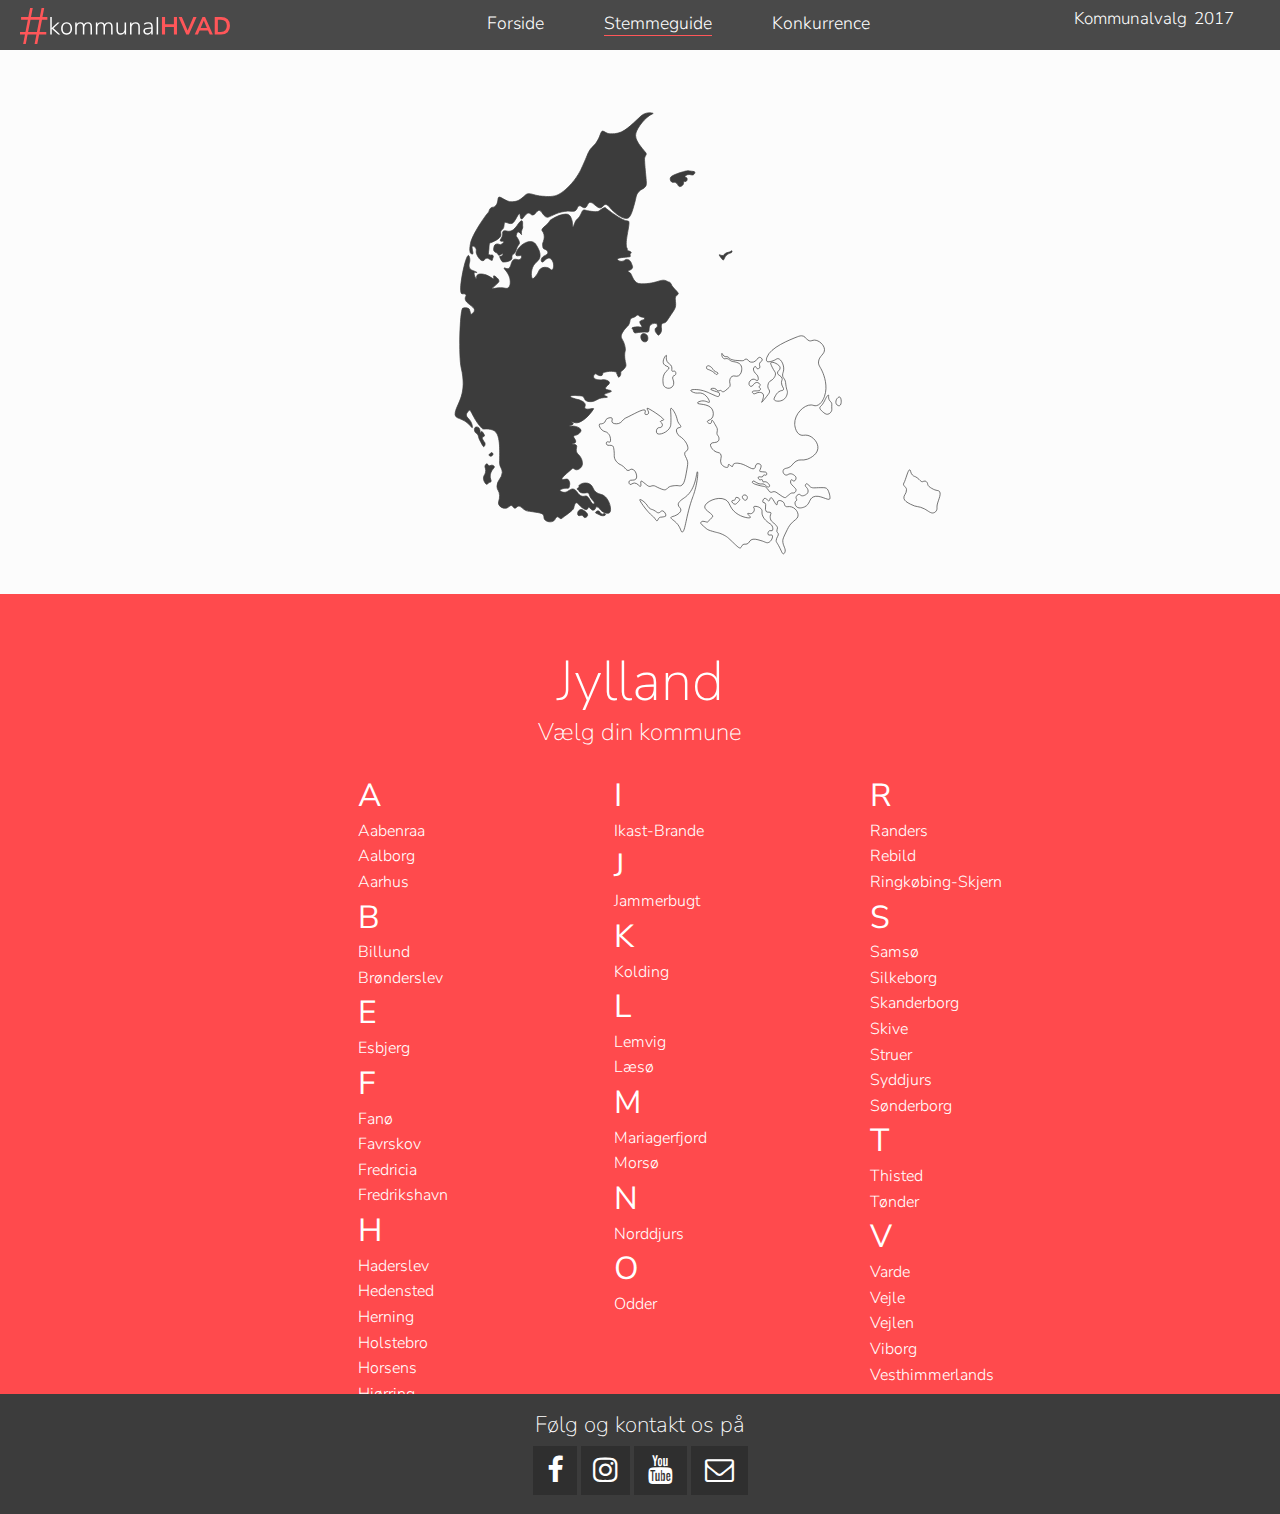
<file: eksamen/stemmeguide-kommunalvalg-jylland.html>
<!doctype html>
<html lang="da">
<head>
<title>KommunalHVAD | Stemmeguide - Kommunalvalg - Jylland</title>
<meta name="description" content="KommunalHVAD - Kommunalvalg 2017 - Stemmeguide til unge - Jylland - Vælg din kommune og bliv guided videre til den kandidat der passer til dig.">
<meta charset="UTF-8">
<meta name="viewport" content="width=device-width, initial-scale=1">

<!-- Google Font - Nunito Sans -->
<link href="https://fonts.googleapis.com/css?family=Nunito+Sans:200,300,400,600" rel="stylesheet">
<!-- Font Awesome - Ikoneer -->
<link href="https://cdnjs.cloudflare.com/ajax/libs/font-awesome/4.6.3/css/font-awesome.css" rel="stylesheet">
<!-- Stylesheet -->
<link rel="stylesheet" href="styles.css">


<!-- forbindelse til jQuery library - til hamburger menu -->
<script 
src="https://ajax.googleapis.com/ajax/libs/jquery/3.2.0/jquery.min.js">
</script>



</head>

<body>

	<div class="grid grid-pad">
		
		<div class="col-1-1 topnav hide-on-mobile">
			<div class="col-4-12 logo"><a href="index.html"><img src="img/logo.svg" alt="KommunalHVAD"></a></div>
			<div class="col-6-12 content nav-desktop">
				<nav>
					<ul>
						<li><a href="index.html">Forside</a></li>
						<li><a class="selected" href="stemmeguide.html">Stemmeguide</a></li>
						<li><a href="konkurrence-kommunalvalg.php">Konkurrence</a></li>
					</ul>
				</nav>
			</div>
       
        <div class="col-2-12 content countdown"> 
        
				<div>
					<p id="countdown"></p>
					<p>Kommunalvalg 2017</p>


					<!-- JAVASCRIPT HERUNDER 
						Kode inspiration: https://www.w3schools.com/howto/howto_js_countdown.asp
					-->
					<script type="text/javascript">
					// Sæt den dato som uret skal tælle ned til
					var countDownDate = new Date("Nov 21, 2017 00:00:00").getTime();


					// Opdatere nedtællingen hvert sekund
					var x = setInterval(function() {


						// Denne finder det nuværende øjebliks tid
						var now = new Date().getTime();


						// Finder den distance der er mellem den nuværende tid og nedtællings datoen
						var distance = countDownDate - now;


						// Tid udregning for dage, timer, minutter og sekunder
						var days = Math.floor(distance / (1000 * 60 * 60 * 24));
						var hours = Math.floor((distance % (1000 * 60 * 60 * 24)) / (1000 * 60 * 60));
						var minutes = Math.floor((distance % (1000 * 60 * 60)) / (1000 * 60));
						var seconds = Math.floor((distance % (1000 * 60)) / 1000);


						// Viser resultatet i elementet id="countdown"
  						document.getElementById("countdown").innerHTML = days + "d " + hours + "t "
  						+ minutes + "m " + seconds + "s ";


						// Når nedtælling rammer den rigtige dato, skal den vise noget tekst
						if (distance < 0) {
							clearInterval(x);
							document.getElementById("countdown").innerHTML = "Husk at stemme i dag";
						}
					}, 1000);
					</script>
				</div>
        
        </div>
		</div>
      		<!-- Smarthpone Menu -->
       		<div class="mobile-col-1-1 mobile-header logo-mobile"><img src="img/logo.svg" alt="KommunalHVAD"></div>
				<nav class="mobile">
					<button class="hamburger-btn"></button>
						<div>
							<a href="index.html">Forside</a>
							<a class="selected" href="stemmeguide.html">Stemmeguide</a>
							<a href="konkurrence-kommunalvalg.php">Konkurrence</a>
						</div>
				</nav>
			
			
			<div class="col-1-1 box1-jylland">
				<!-- Inspiration: https://www.youtube.com/watch?v=UZs8l50gxjU&t=553s -->
				<div class="map">
					<div class="map_image">
					
						<!-- HERUNDER ER SVG FILEN -->
						<svg version="1.1" xmlns="http://www.w3.org/2000/svg" xmlns:xlink="http://www.w3.org/1999/xlink" x="0px" y="0px"
						viewBox="0 0 738 662" 
						style="enable-background:new 0 0 487 435;" xml:space="preserve">

							<!-- HERUNDER ER FYN GRUPPEN -->               
							<a xlink:href="stemmeguide-kommunalvalg-fyn.html#fyn-scrolldown">        
								<g>
								<path class="st2" d="M287.9645,561.7193c-0.7491,0.7064,2.4536,5.2527,4.6511,8.3721c3.536,5.0194,6.9119,8.6899,8.372,10.2325
									c5.6982,6.02,6.1987,4.9653,8.3721,8.3721c0.7794,1.2217,1.6922,2.8891,2.7907,2.7907c1.4839-0.1329,1.2286-3.3022,3.7209-4.6512
									c1.1563-0.6259,1.5846-0.1458,5.5814-0.9302c2.3784-0.4669,2.644-0.7188,2.7907-0.9302c1.2523-1.8054-1.6029-7.2361-4.6512-7.4418
									c-2.2988-0.1552-2.8849,2.7843-5.5814,2.7906c-2.025,0.0048-2.4663-1.6511-6.5116-3.7209
									c-2.679-1.3707-2.833-0.8223-4.6511-1.8605c-3.2883-1.8776-3.4876-4.073-6.5116-7.4418
									C293.0814,563.6744,288.6736,561.0507,287.9645,561.7193z"/>
								<path class="st2" d="M368.8943,522.6498c1.084,0.2408,0.2614,9.8615-1.8604,19.5348c-1.825,8.3201-4.0943,14.3234-4.6512,15.8138
									c-9.6481,25.825-10.498,49.4104-14.8836,49.3021c-2.2474-0.0555-1.6239-6.2391-8.372-13.0232
									c-3.953-3.9741-7.9231-5.6282-7.4418-7.4418c0.4342-1.6362,3.8269-0.8961,8.3721-3.7209c1.6631-1.0336,5.354-3.3276,5.5814-6.5116
									c0.2319-3.2474-3.3573-4.3654-3.7209-7.4418c-0.5275-4.4623,6.3096-8.156,10.2325-11.1627
									C367.661,546.1099,367.2077,522.275,368.8943,522.6498z"/>
								<path class="st2" d="M322.3829,384.9761c-2.3631,4.4509-2.0273,8.9346-1.8604,11.1627c0.2175,2.9047,0.3611,4.8212,1.8604,6.5116
									c2.143,2.4161,6.2267,3.4357,9.3023,1.8605c2.7284-1.3974,3.6196-4.3023,3.7209-4.6512c1.4181-4.8817-2.8179-8.468-0.9302-11.1627
									c1.0747-1.5342,2.8568-0.9555,3.7209-2.7907c0.7434-1.5789,0.3217-3.913-0.9302-4.6512c-1.29-0.7606-2.5993,0.6817-3.7209,0
									c-1.3972-0.8492,0.0122-3.4655-0.9302-6.5116c-1.1753-3.7987-4.5224-3.4632-6.5116-7.4418
									c-2.1091-4.2186-0.1248-8.1537-0.9302-8.3721c-1.1508-0.312-6.2015,7.4527-3.7209,12.093
									c1.9008,3.5557,6.985,2.9599,7.4418,5.5814C329.3096,378.9863,325.1581,379.749,322.3829,384.9761z"/>
								<path class="st2" d="M331.6852,450.092c0.1479-11.3306-1.2181-16.3329,0-16.7441c1.4029-0.4735,5.3647,5.4363,7.4418,11.1628
									c1.7221,4.7476,1.1933,6.7346,3.7209,10.2325c1.56,2.1588,3.2391,3.4468,2.7907,4.6512
									c-0.5938,1.5947-4.0413,0.6886-5.5814,2.7907c-1.3309,1.8166-0.3315,4.6436,0,5.5814c1.619,4.5799,5.0415,4.7817,9.3023,9.3023
									c3.8224,4.0555,7.644,10.8701,5.5814,14.8836c-1.078,2.0976-2.8278,1.6097-3.7209,3.7209
									c-1.4394,3.4024,2.327,6.5085,3.7209,12.093c0.6946,2.7828,0.1624,5.9241-0.9302,12.093
									c-2.3448,13.2381-3.6603,20.6647-8.372,22.3255c-2.2633,0.7977-2.794-0.6219-9.3023,0c-4.9945,0.4772-6.8706,1.5225-7.4418,1.8604
									c-2.7374,1.6199-2.5401,2.9957-4.6511,3.7209c-2.0886,0.7175-4.2115-0.1321-8.372-1.8605
									c-5.7847-2.4031-6.4252-3.8092-9.3023-3.7209c-2.7381,0.084-3.2422,1.3907-5.5814,0.9302
									c-1.1809-0.2325-1.8228-0.7172-5.5814-3.7209c-4.19-3.3484-4.9775-4.013-5.5814-3.7209
									c-1.5569,0.7533,0.6398,6.6428-0.9302,7.4418c-1.528,0.7776-4.001-4.6017-8.372-4.6511c-3.1872-0.036-4.8531,2.7905-6.5116,1.8605
									c-1.2618-0.7076-1.8523-3.2155-0.9302-4.6511c1.6231-2.5273,6.7848,0.0552,9.3023-2.7907
									c1.4572-1.6473,1.1291-4.0969,0.9302-5.5814c-0.5085-3.7958-3.2523-8.1151-6.5116-8.3721
									c-2.4511-0.1933-3.0766,2.0779-5.5814,1.8605c-2.4181-0.2098-2.6775-2.3997-6.5116-5.5814
									c-3.8527-3.1971-5.2993-2.4037-8.372-5.5814c-0.9351-0.967-2.6743-2.7656-3.7209-5.5814
									c-1.2986-3.4939-0.1647-4.8786-0.9302-11.1627c-0.4492-3.6876-0.6976-5.551-1.8605-6.5116
									c-2.618-2.1626-6.6685,0.3303-8.3721-1.8604c-0.8576-1.1029-0.8107-2.9947,0-3.7209c1.2503-1.12,3.9723,0.8413,4.6511,0
									c0.6369-0.7894,1.1363-3.5769,0-7.4418c-0.9412-3.2015-2.2696-4.13-3.7209-5.5814c-1.8605-1.8604-4.1654-0.9123-7.4418-3.7209
									c-2.7974-2.3979-4.991-6.5521-3.7209-8.372c0.6144-0.8805,2.0405,0.1325,4.6511-0.9302c0.7371-0.3,1.8764-0.7638,2.7907-1.8604
									c1.1642-1.3963,0.7192-2.3259,1.8605-3.7209c0.9226-1.1276,2.0826-1.5827,2.7907-1.8604c1.3086-0.5133,4.4181-1.333,5.5814,0
									c1.2101,1.3867-1.0145,3.5807,0,5.5814c1.1606,2.2887,5.7788,2.7842,9.3023,1.8604c4.5401-1.1902,5.8067-5.8529,9.3023-7.4418
									c10.2325-4.6512,25.1161-13.9534,27.9068-11.1628c1.2352,1.2352-1.3658,4.3013,0,5.5814c1.0416,0.9763,3.744,0.5123,4.6512-0.9302
									c1.5173-2.413-2.827-6.3824-1.8605-7.4418c0.9531-1.0447,21.3952,12.093,23.2557,15.8139
									c0.7183,1.4366-4.5272,1.3027-4.6512,2.7907c-0.0966,1.1598,2.2499,1.57,2.7907,3.7209c0.3132,1.2459-0.0568,2.7679-0.9302,3.7209
									c-1.5844,1.7289-3.8099,0.4774-5.5814,1.8604c-2.0149,1.5731-2.5481,5.8561-0.9302,7.4418
									c2.9546,2.8959,15.1226-1.2054,18.6046-9.3023C331.5724,457.4933,331.6211,455.0004,331.6852,450.092z"/>
							   </g>
							</a>  

								<!-- HERUNDER ER SJÆLLAND GRUPPEN -->               
								 <a xlink:href="stemmeguide-kommunalvalg-sjaelland.html#sjaelland-scrolldown">           
								   <g>
									<path class="st2" d="M382.8477,373.8134c-1.0846,0.6866-1.5333,2.5383-0.9302,3.7209c0.5088,0.9978,1.4937,0.9847,3.7209,1.8605
										c0.8567,0.3368,3.9108,1.5377,6.5116,3.7209c1.9949,1.6746,2.5347,2.9296,3.7209,2.7907c0.9262-0.1085,1.901-1.0262,1.8604-1.8605
										c-0.0667-1.3739-2.8244-1.2277-5.5814-3.7209c-2.0644-1.8669-1.5358-2.869-3.7209-4.6512
										C387.8814,375.2272,384.7056,372.6372,382.8477,373.8134z"/>
									<path class="st2" d="M390.2895,585.9052c-0.325,0.9616-1.0412,0.7305-3.7209,3.7209c-2.2475,2.5081-2.4498,3.4586-3.7209,3.7209
										c-0.9429,0.1946-1.0318-0.2871-4.6512-0.9302c-1.3961-0.248-2.0566-0.2961-2.7907,0c-0.0919,0.0371-1.6259,0.6782-1.8604,1.8605
										c-0.2065,1.0413,0.6957,1.9951,3.7209,4.6511c3.1204,2.7396,4.6807,4.1094,5.5814,4.6512
										c1.222,0.7349,2.5079,1.3373,7.4418,2.7906c6.7915,2.0005,7.0115,1.6415,10.2325,2.7907
										c4.7841,1.7068,8.1384,3.8685,9.3023,4.6511c1.4229,0.9568,2.4061,1.7583,8.372,7.4418c7.085,6.7495,9.3117,9.0614,11.1628,8.372
										c1.7317-0.6449,1.1559-3.1796,3.7209-4.6511c2.0169-1.1571,3.2029-0.0661,5.5814-0.9302c3.2107-1.1665,2.861-3.8129,5.5814-5.5814
										c3.35-2.1779,7.9704-0.8235,13.9534,0.9302c6.4102,1.879,7.5814,3.6069,10.2325,2.7907
										c4.5641-1.4051,7.1834-8.4009,5.5814-10.2325c-1.1997-1.3716-4.3583,0.6197-5.5814-0.9302
										c-1.0832-1.3727-0.0449-4.759,1.8605-5.5814c1.5096-0.6515,2.6899,0.6837,3.7209,0c1.2885-0.8544,1.1358-4.0607,0-6.5116
										c-1.4391-3.1051-3.4794-2.8895-7.4418-6.5116c-2.0144-1.8414-5.2784-4.8249-6.5116-9.3022
										c-1.0685-3.8791,0.4517-5.0153-0.9302-7.4418c-2.5134-4.4133-10.1996-5.3218-11.1627-3.7209
										c-0.4618,0.7675,0.9459,1.5732,0.9302,3.7209c-0.0166,2.2688-1.612,4.7341-3.7209,5.5814c-2.6135,1.05-5.1001-0.7526-5.5814,0
										c-0.6727,1.0521,4.2772,4.4334,3.7209,5.5814c-0.738,1.5231-11.739,0.2911-20.465-6.5116
										c-9.6783-7.545-7.4936-14.8766-14.8836-18.6046c-10.8639-5.4803-28.7455,3.725-28.8371,10.2325
										C379.0494,577.4497,391.6586,581.8542,390.2895,585.9052z"/>
									<path class="st2" d="M421.9172,561.7193c0.8445-1.1322,0.1595-2.1982,0.9302-2.7906c1.3541-1.0409,5.4426,0.7325,5.5814,2.7906
										c0.0193,0.2857-0.0216,0.8141-1.8604,2.7907c-2.2753,2.4457-3.413,3.6686-4.6512,3.7209
										c-2.6419,0.1116-5.2481-3.3702-4.6511-4.6511C417.7928,562.4498,420.6039,563.4802,421.9172,561.7193z"/>
									<path class="st2" d="M435.8707,555.2077c1.1801,0.1442,2.2452,0.8591,2.7907,1.8605c1.1568,2.1238-0.228,5.1617-1.8605,5.5814
										c-2.1546,0.554-5.6021-3.2316-4.6511-5.5814C432.6369,555.8644,434.2878,555.0143,435.8707,555.2077z"/>
									<path class="st2" d="M465.6379,560.7891c2.536,1.7623,2.9415,2.8662,3.7209,2.7906c1.4922-0.1447,1.3767-4.3242,2.7907-4.6511
										c2.415-0.5585,6.5706,10.7506,8.372,10.2325c1.04-0.2991-0.1506-4.1241,1.8605-5.5814c1.7789-1.289,5.4458-0.2786,7.4418,1.8605
										c2.0408,2.187,0.9449,4.0643,2.7907,5.5814c2.1166,1.7395,4.1753-0.2213,8.3721,0.9302c4.6949,1.2881,7.1582,5.1249,7.4418,5.5814
										c0.5616,0.9038,2.4586,3.957,1.8605,7.4418c-0.7772,4.5285-4.9081,4.7762-10.2325,11.1627
										c-2.618,3.1403-3.94,5.864-6.5116,11.1627c-3.0476,6.2794-4.5714,9.4191-4.6511,12.093
										c-0.225,7.5434,5.2831,11.7079,2.7907,16.7441c-0.2463,0.4977-0.8918,1.8019-1.8605,1.8605
										c-1.606,0.0971-2.5382-3.3243-5.5814-9.3022c-3.6334-7.1375-4.7059-6.977-4.6511-9.3023
										c0.1071-4.5492,4.261-7.2461,2.7907-10.2325c-0.5956-1.2096-1.5567-1.3353-1.8605-2.7907
										c-0.3887-1.8627,0.956-2.7579,0.9302-4.6511c-0.0203-1.4908-0.944-2.5646-2.7907-4.6511
										c-3.6631-4.139-5.2309-3.8076-6.5116-6.5116c-1.2297-2.5963-0.9536-5.3704-0.9302-5.5814
										c0.2908-2.6266,1.4896-3.5543,0.9302-4.6512c-0.918-1.7998-4.5081-0.0107-6.5116-1.8604
										c-2.9486-2.7222,0.9945-10.1358-1.8604-12.093c-1.0799-0.7404-2.1742-0.043-2.7907-0.9302
										c-1.0603-1.526,0.8576-5.4868,2.7907-5.5814C463.9633,559.8498,464.313,559.8684,465.6379,560.7891z"/>
									<path class="st2" d="M527.9632,544.045c3.4443,2.1853,6.5316,0.598,18.6046,0.9302c1.0547,0.029,2.4058,0.0828,3.7209,0.9302
										c1.9334,1.2458,2.7004,3.5053,3.7209,6.5116c0.3196,0.9417,0.7079,2.1051,0.9302,3.7209c0.3135,2.2792,0.5298,3.8514,0,4.6512
										c-2.0735,3.1296-14.71-6.8721-23.2557-2.7907c-6.1279,2.9266-4.2858,10.293-12.093,13.9534
										c-0.3394,0.1591-7.3892,3.3598-11.1627,0c-2.0753-1.8478-3.139-5.6615-1.8604-7.4418c0.6246-0.8697,1.5277-0.8638,1.8604-1.8605
										c0.4433-1.3281-0.9099-2.0881-0.9302-3.7209c-0.0289-2.3248,2.663-4.9084,4.6511-4.6511
										c1.2187,0.1577,1.1964,1.2564,2.7907,1.8604c2.2474,0.8515,4.6563-0.4358,5.5814-0.9302c1.132-0.6049,3.0228-1.6154,3.7209-3.7209
										c0.868-2.6178-0.687-5.1805-0.9302-5.5814c-1.2372-2.0389-2.7151-2.2568-2.7907-3.7209
										c-0.0604-1.1695,0.8045-2.5429,1.8605-2.7907C524.1724,538.9737,524.9767,542.1501,527.9632,544.045z"/>
									<path class="st2" d="M496.3354,517.0684c-2.7541,0.8608-5.3145,0.7358-6.5116,2.7906c-0.7862,1.3495-0.7272,3.1977,0,4.6511
										c0.7158,1.4305,2.1355,2.5917,3.7209,2.7907c2.2431,0.2815,2.7785-1.619,5.5814-1.8605c2.7626-0.238,4.9313,1.3766,5.5814,1.8605
										c1.136,0.8457,2.5727,1.9152,2.7907,3.7209c0.2541,2.1049-1.2361,4.4799-2.7907,4.6512c-1.6597,0.1829-2.5947-2.234-3.7209-1.8605
										c-1.015,0.3366-1.484,2.7075-0.9302,4.6511c0.3117,1.0941,0.8441,1.6896,3.7209,4.6511c3.1001,3.1914,3.6024,3.6532,3.7209,4.6512
										c0.2244,1.89-1.1223,4.0663-2.7907,4.6511c-1.0377,0.3638-1.3794-0.1757-2.7907,0c-1.5217,0.1895-2.4593,0.983-4.6511,2.7906
										c-2.972,2.4512-4.462,3.6776-4.6512,3.7209c-1.7847,0.4086-4.6249-1.5825-10.2325-5.5814
										c-2.4185-1.7247-3.6159-2.6841-5.5814-2.7907c-2.3947-0.1298-2.8466,1.1736-4.6511,0.9302
										c-3.2195-0.4341-3.28-4.785-7.4418-7.4418c-1.4164-0.9042-1.4701-0.4389-7.4418-1.8604
										c-10.6726-2.5405-11.1045-4.1703-11.1628-4.6512c-0.0862-0.7119,0.3302-1.5179,0.9302-1.8604
										c1.6844-0.9615,3.6731,2.3824,8.372,3.7209c3.9111,1.1141,4.727-0.5777,7.4418,0.9302c2.5931,1.4403,3.4103,3.851,5.5814,3.7209
										c0.1328-0.0079,1.4748-0.1048,1.8605-0.9302c0.8347-1.7869-2.985-6.619-6.5116-6.5116c-1.1426,0.0349-2.0963,0.5834-2.7907,0
										c-0.8508-0.7145-0.1166-2.1233-0.9302-2.7906c-0.8937-0.7331-2.2384,0.5904-3.7209,0c-1.481-0.5897-2.4625-2.8356-1.8604-3.7209
										c0.9015-1.3256,5.0239,0.8837,6.5116-0.9302c0.5764-0.7029,0.2421-1.3815,0.9302-1.8605c1.1634-0.8096,2.7502,0.6904,3.7209,0
										c0.8492-0.6039,0.9421-2.6818,0-3.7209c-0.6501-0.7172-1.4697-0.5828-5.5814-0.9302c-2.711-0.2291-3.4786-0.3824-3.7209-0.9302
										c-0.19-0.4296,0.1079-0.7291,0.9302-2.7907c0.5187-1.3005,0.7811-1.9676,0.9302-2.7906c0.1877-1.036,0.3575-1.973,0-2.7907
										c-0.7419-1.6971-3.6569-2.6562-5.5814-1.8604c-2.7521,1.1381-1.4717,5.0354-3.7209,6.5116
										c-4.0107,2.6324-12.5588-6.8223-23.2557-7.4418c-1.2434-0.072-5.2282-0.258-6.5116,1.8604
										c-0.7077,1.1682-0.222,2.423-0.9302,2.7907c-1.3744,0.7137-4.2532-3.4675-5.5814-2.7907
										c-0.9496,0.4839,0.1089,2.8317-0.9302,3.7209c-1.4863,1.2719-7.0573-0.618-9.3023-4.6512
										c-2.8969-5.2041,1.9751-9.9687-0.9302-13.9534c-2.0672-2.8353-5.0595-1.1442-9.3023-4.6512
										c-2.896-2.3938-5.8865-6.8057-4.6512-9.3023c1.6045-3.2426,9.0787-0.7101,11.1628-4.6511c0.8507-1.6088,0.6339-3.9758,0-5.5814
										c-0.6013-1.5233-1.2035-1.4127-1.8605-2.7907c-1.3738-2.8817,0.6326-4.6803,0-8.372c-0.1448-0.8448-1.0287-2.4352-2.7907-5.5814
										c-3.5735-6.3809-4.3036-6.5991-4.6511-6.5116c-1.0661,0.2683-0.2162,3.8376-1.8605,4.6511
										c-1.5386,0.7613-4.6966-1.1699-4.6511-2.7907c0.0511-1.8253,4.1203-1.6671,6.5116-4.6511c2.6122-3.2597,2.4151-9.2617,0-13.0232
										c-5.1528-8.0255-20.3745-5.8089-20.465-8.372c-0.0413-1.17,3.1035-2.3939,5.5814-2.7907
										c6.2376-0.9988,10.2666,2.9207,11.1627,1.8604c1.2579-1.4884-4.2657-12.0711-12.093-13.0232
										c-3.1465-0.3827-5.9751,0.8748-10.2325-0.9302c-0.2764-0.1172-3.9504-1.6992-3.7209-2.7907c0.3276-1.5583,8.5457-1.8083,15.8139,0
										c5.688,1.4152,10.2325,3.7209,10.2325,3.7209c0.9126,0.463,3.3991,1.549,8.3721,3.7209c2.3157,1.0114,3.6208,1.5594,4.6512,0.9302
										c1.2783-0.7805,1.7652-3.1477,0.9302-4.6512c-0.7897-1.4219-2.3206-1.2769-6.5116-2.7907
										c-2.8188-1.0182-5.6816-2.0522-5.5814-2.7907c0.1237-0.9108,4.8453-2.0364,7.4418,0c1.3963,1.0951,1.4411,2.5266,2.7907,2.7907
										c1.427,0.2792,2.1078-1.1781,3.7209-0.9302c1.4556,0.2237,1.4532,1.4952,2.7907,1.8604c1.6651,0.4547,3.4245-1.0364,6.5116-3.7209
										c2.2405-1.9483,3.3608-2.9225,3.7209-3.7209c1.4329-3.1768-1.1019-5.0778,0-9.3023c0.2603-0.9978,0.8654-3.3177,2.7907-4.6511
										c3.0636-2.1217,5.8349,0.7722,9.3023-0.9302c3.4333-1.6857,4.593-6.4264,4.6511-9.3023c0.024-1.1872,0.0832-4.1191-1.8604-6.5116
										c-1.8078-2.2252-4.5002-2.94-7.4418-3.7209c-2.8234-0.7495-2.7607-0.1996-4.6511-0.9302
										c-3.4482-1.3326-3.6897-3.1747-6.5116-3.7209c-2.4107-0.4666-3.0757,0.7151-4.6512,0c-3.0798-1.3979-3.404-7.2143-2.7907-7.4418
										c0.5452-0.2022,1.6119,4.0932,4.6512,4.6512c1.1679,0.2144,1.5004-0.33,2.7907,0c1.673,0.4279,2.1422,1.6062,3.7209,2.7907
										c1.1996,0.9001,2.3501,1.2202,4.6511,1.8604c1.7585,0.4893,3.987,0.6429,8.372,0.9302c4.2802,0.2804,6.5266,0.3011,7.4418-0.9302
										c0.1621-0.2181,0.4006-0.6345,0.9302-0.9302c1.1374-0.6351,2.5287-0.1058,2.7907,0c1.5527,0.6267,1.6989,1.817,2.7907,2.7907
										c2.2633,2.0185,6.2342,1.0048,6.5116,0.9302c4.7886-1.2871,5.2594-6.6305,8.372-6.5116c1.8823,0.0719,3.7668,2.1046,3.7209,3.7209
										c-0.0544,1.9139-2.7809,2.0214-3.7209,4.6512c-0.997,2.7892,1.313,4.786,0,6.5116c-0.8264,1.086-2.6737,1.5203-3.7209,0.9302
										c-1.2142-0.6842-0.8443-2.4593-1.8604-2.7907c-0.8836-0.2882-2.2161,0.7108-2.7907,1.8605
										c-1.0086,2.0181,0.3295,4.4773,0.9302,5.5814c1.7185,3.1584,3.375,2.8942,4.6512,5.5814c1.14,2.4005,1.2917,5.7143,0,6.5116
										c-1.4605,0.9015-3.3983-2.2587-6.5116-1.8604c-3.1576,0.4039-6.4915,4.3362-5.5814,7.4418
										c0.3265,1.1143,1.3539,2.6494,2.7907,2.7907c2.8131,0.2767,3.7422-5.1298,7.4418-5.5814
										c2.7188-0.3318,5.7122,2.1617,5.5814,3.7209c-0.1016,1.2103-2.0793,1.7848-1.8605,2.7907
										c0.1664,0.7647,1.3786,0.7515,1.8605,1.8604c0.3173,0.7303,0.1354,1.5273,0,1.8605c-1.144,2.814-10.3617,0.538-11.1628,2.7907
										c-0.3107,0.8739,0.6948,2.2901,1.8605,2.7907c2.1129,0.9073,3.6263-1.6773,7.4418-1.8604
										c0.6382-0.0306,3.9944-0.1917,5.5814,1.8604c1.545,1.9979,0.6594,5.1186,0,7.4418c-0.8768,3.0891-2.1321,4.4401-1.8605,4.6511
										c0.4336,0.3367,3.3898-3.4964,9.3023-11.1627c0.859-1.1138,2.0533-2.7071,1.8605-4.6512
										c-0.1617-1.6298-1.1519-2.0315-1.8605-3.7209c-1.1795-2.8123-0.347-6.2579,0.9302-8.372
										c1.8051-2.9881,3.7936-2.1494,6.5116-5.5814c0.9829-1.2411,2.8331-3.5773,2.7907-6.5116
										c-0.0434-3.0005-2.0236-3.7236-4.6512-9.3023c-1.6516-3.5065-2.6487-5.6236-1.8604-6.5116
										c1.8022-2.0302,12.8024,2.5151,13.0232,7.4418c0.1407,3.1418-4.1943,4.3787-3.7209,7.4418
										c0.5002,3.2365,5.5801,3.4107,6.5116,7.4418c0.4977,2.1542-0.8663,2.4792-0.9302,5.5814
										c-0.1126,5.4678,4.054,7.9001,2.7907,10.2325c-0.9084,1.677-3.0902,0.4705-6.5116,2.7907
										c-2.4482,1.6602-3.6964,3.882-4.6511,5.5814c-1.5482,2.7557-2.437,4.3377-1.8605,5.5814c1.1823,2.5505,8.2691,3.1214,13.0232,0
										c5.1674-3.3927,5.5627-9.8241,5.5814-10.2325c0.1188-2.6062-0.7701-2.1443-1.8604-8.3721
										c-0.9192-5.2503-0.4544-6.5324-1.8604-9.3023c-1.253-2.4682-2.1963-2.5816-2.7907-4.6511
										c-0.8531-2.9703,0.3747-5.2278,0.9302-7.4418c1.8347-7.3127-2.9594-16.963-7.4418-17.6743
										c-2.405-0.3817-3.0569,2.0738-9.3023,3.7209c-2.4068,0.6348-5.2137,1.3407-6.5116,0c-1.3859-1.4317-0.365-4.4885,0-5.5814
										c4.6202-13.8341,32.3456-24.7317,42.7905-28.8371c2.4243-0.9529,5.3759-2.0303,8.3721-0.9302
										c3.9625,1.4549,4.3259,5.3682,8.372,6.5116c3.0383,0.8586,4.1408-0.9787,7.4418-0.9302
										c6.1297,0.0899,13.5101,6.5891,13.9534,13.0232c0.4882,7.0853-7.7783,9.1219-8.3721,17.6743
										c-0.3437,4.9507,2.2797,6.3802,5.5814,13.9534c2.1445,4.9188,7.9775,20.2335,2.7907,34.4184
										c-0.7826,2.1401-4.2112,11.517-11.1627,13.0232c-3.0779,0.6669-4.3387-0.7526-7.4418-0.9302
										c-10.1237-0.5796-23.852,12.974-23.2557,26.9766c0.0237,0.558,0.6216,11.4003,7.4418,14.8836
										c3.9445,2.0146,6.204-0.3558,11.1628,0.9302c7.2977,1.8926,14.929,10.2751,13.9534,18.6046
										c-1.1637,9.9352-13.96,14.5636-14.8836,14.8836c-7.431,2.5748-10.0425-0.7794-15.8139,2.7907
										C502.1982,511.0446,502.1974,515.2362,496.3354,517.0684z"/>
									<path class="st2" d="M568.8932,417.534c2.6505,0.9041,3.1096,10.6139,0,12.093c-1.2522,0.5956-2.8907-0.235-3.7209-0.9302
										c-2.129-1.7829-1.9798-5.2196-0.9302-7.4418C565.1753,419.2791,567.4047,417.0263,568.8932,417.534z"/>
									<path class="st2" d="M553.0793,414.7433c0.8527,0.2658-0.5834,3.2025,0.9302,6.5116c1.2168,2.6602,3.0974,2.8444,3.7209,5.5814
										c0.159,0.698,0.0242,0.6315,0,3.7209c-0.0353,4.4884,0.2498,4.5323,0,5.5814c-0.5629,2.3637-2.7205,5.1232-5.5814,5.5814
										c-2.7641,0.4427-4.9097-1.4671-7.4418-3.7209c-1.9644-1.7485-3.9766-3.5396-3.7209-5.5814
										c0.1861-1.4858,1.3625-1.4231,3.7209-4.6512c1.1614-1.5897,1.9568-3.0841,2.7907-4.6511
										c1.0823-2.0336,1.0059-2.2043,1.8604-3.7209C550.1909,417.9171,552.1437,414.4517,553.0793,414.7433z"/>
									<path class="st2" d="M667.4973,519.8591c1.5313,0.3767,0.4661,4.072,3.7209,7.4418c2.0403,2.1123,2.9677,1.1872,6.5116,3.7209
										c4.1763,2.9859,4.997,5.7783,7.4418,5.5814c1.4928-0.1202,2.0527-1.231,3.7209-0.9302c1.6434,0.2963,2.642,1.6525,2.7906,1.8604
										c0.7609,1.0646,0.7853,2.0753,0.9302,2.7907c0.5069,2.5029,3.028,4.055,5.5814,5.5814c6.8815,4.1137,9.5982,2.2336,11.1628,4.6511
										c2.9597,4.5734-3.7209,14.6873-3.7209,21.3953c0,1.8604,0.3809,3.2746-0.9302,5.5814c-1.1329,1.9932-3.3478,2.6812-3.7209,2.7906
										c-4.0439,1.1864-7.069-2.4153-13.0232-5.5814c-8.3829-4.4576-10.4578-1.6102-19.5348-6.5116
										c-4.8047-2.5944-8.6925-4.6938-9.3022-8.372c-0.7205-4.3457,3.8968-6.2967,3.7209-12.093
										c-0.1302-4.2927-6.0786-5.3729-3.7209-9.3023C661.916,533.8125,664.816,519.1994,667.4973,519.8591z"/>
								   </g>
								</a>     

							<!-- HERUNDER ER JYLLAND GRUPPEN -->            
							  <a xlink:href="stemmeguide-kommunalvalg-jylland.html#jylland-scrolldown">    
							   <g  class="jylland-selected">
								<path class="st2" d="M48.9423,225.9072c-0.191,3.4576-1.6626,4.991-0.9302,8.3721c0.1803,0.8323,0.5494,2.439,1.8605,3.7209
									c0.855,0.836,1.5588,0.9944,3.7209,1.8605c2.7846,1.1154,5.68,2.4803,5.5814,2.7907c-0.0935,0.2941-2.6783-0.9781-3.7209,0
									c-1.7398,1.6322,1.7788,8.6267,2.7907,8.3721c0.6144-0.1546-0.4925-2.7811,0.9302-4.6511
									c2.4987-3.2841,10.4399-1.1334,11.1627-0.9302c6.8341,1.9209,10.9734,6.6045,12.093,5.5814c0.7573-0.692-0.8086-3.1344,0-3.7209
									c0.8115-0.5886,3.1106,1.3468,3.7209,1.8605c1.6053,1.3513,3.9269,3.3055,3.7209,5.5814
									c-0.0962,1.0632-0.7022,1.7339-2.7907,3.7209c-4.951,4.7105-6.7665,5.9089-6.5116,6.5116
									c0.3264,0.7716,3.6045-0.477,8.3721-0.9302c8.6191-0.8193,11.132,2.0043,13.9534,0c3.6592-2.5995,3.3123-10.1051,1.8605-14.8836
									c-2.2829-7.5138-8.3915-11.8858-7.4418-13.0232c0.6365-0.7623,2.9823,1.6781,5.5814,0.9302
									c4.6992-1.3522,3.3755-11.1559,8.3721-13.0232c3.101-1.1589,5.6703,1.8475,8.372,0c1.6253-1.1114,2.5858-3.4922,1.8605-4.6511
									c-1.1784-1.8826-5.9662,0.7999-7.4418-0.9302c-2.0109-2.3578,2.7842-12.1448,11.1627-16.7441
									c1.9598-1.0758,7.9007-4.337,13.0232-1.8605c2.6635,1.2877,3.9324,3.5594,5.5814,6.5116
									c1.7492,3.1316,4.6719,8.364,3.7209,13.9534c-1.1659,6.853-6.8563,6.611-10.2325,14.8836c-2.8404,6.9599-2.0907,15.1631,0,15.8139
									c0.9248,0.2878,2.0403-0.9243,3.7209-2.7907c5.0575-5.6169,4.0101-8.7309,7.4418-11.1627
									c3.0834-2.185,7.8497-2.4494,11.1627-0.9302c2.6862,1.2317,3.314,3.1301,4.6511,2.7907
									c2.1021-0.5336,3.2381-5.9074,1.8605-10.2325c-0.2284-0.7171-1.9948-6.0168-5.5814-6.5116
									c-4.4555-0.6147-7.971,6.7029-10.2325,5.5814c-1.0022-0.4971-1.2505-2.3998-0.9302-3.7209
									c0.6825-2.8158,2.469-4.1159,5.5814-5.5814c6.4734-3.0479,2.907-7.6987,0-8.3721c-3.9717-0.9201-3.3433-3.6888-3.7209-6.5116
									c-0.339-2.5341,0.8428-3.0125,1.8605-7.4418c0.1436-0.6252,0.8234-3.7575,0-7.4418c-0.8498-3.8024-3.5215-4.2921-2.7907-6.5116
									c1.1381-3.4564,8.9711-7.6714,10.8397-12.004c0.3361-0.7794,0.9512-1.402,1.6818-1.834c2.9538-1.7467,9.9786-5.7636,13.5249-6.627
									c5.2925-1.2886,9.1977-2.1806,12.093,0c2.0535,1.5466,2.9203,4.1276,3.7209,6.5116c1.6247,4.8379,0.9836,10.0827,1.8605,10.2325
									c0.6941,0.1186,1.3268-3.823,3.7209-8.3721c1.7463-3.3181,3.6358-2.9057,5.5814-6.5116c3.5386-6.5584,3.161-7.401,4.6511-8.3721
									c2.1726-1.4158,2.0681-0.2462,9.3023,0.9302c8.0117,1.3029,11.1627,0.9302,13.0232,0c0.832-0.416,8.372-6.5116,9.3023-4.6511
									c0.416,0.832,24.1859,19.5348,31.6277,18.6046c5.3822-0.6728-6.5116,31.6277-0.9302,39.0696
									c-0.0155,0.1122-0.0136,0.6873-0.0089,1.3345c0.0056,0.7739,0.5753,1.4314,1.3388,1.5582
									c1.7084,0.2838,2.1152,0.8296,2.391,0.8282c0.5912-0.003,1.2822,0.4941,1.5798,1.0048c0.8554,1.4676-1.5798,2.716-1.5798,2.716
									c0.0149,0.8707,1.1768,3.5639,0,3.721c-9.3179,1.2437-16.7441,0.9302-17.6743,3.7209c-0.0995,0.2986,2.4742,2.8214,5.5814,2.7907
									c4.295-0.0425,4.9418-2.7956,7.4418-2.7907c3.6836,0.0073,5.6436,2.0845,7.4418,7.4418c0.4984,1.4848,2.2459,4.2543-0.9302,6.5116
									c-2.1438,1.5235-4.5114,1.6988-4.6511,2.7907c-0.1381,1.0784,3.011,1.6076,3.7209,2.7907
									c2.7907,4.6511,4.6512,14.8836,14.8837,14.8836c23.4225,0,27.9068-8.3721,36.2789-3.7209
									c3.1364,1.7424,4.2602,0.6381,5.5814,3.7209c2.7907,6.5116,10.8791,11.7762,10.2325,13.9534
									c-0.4648,1.5649-0.8691,1.0464-2.7907,2.7907c-3.8111,3.4594,1.8604,12.093-2.7907,19.5348
									c-0.2948,0.4717-8.372,13.0232-11.1627,16.7441c-2.0663,2.755-5.1846,1.4221-6.5116,3.7209
									c-1.918,3.3225,0.9863,6.4397-0.9302,11.1627c-0.8741,2.1541-3.8327,5.3578-4.6512,3.7209
									c-0.9302-1.8605-4.1151-3.6588-3.7209-7.4418c0.442-4.2413,4.6512-1.8604,2.7907-7.4418
									c-0.5972-1.7915-6.1191-1.6967-9.3023,0.9302c-3.5898,2.9625,0.0596,10.6608-4.6511,10.2325
									c-10.2325-0.9302-16.7441,1.8604-17.6743,0.9302c-2.6311-2.6311-0.9302-3.7209-3.7209-6.5116
									c-0.9302-0.9302,6.106-1.9152,8.372-1.8605c3.4093,0.0824,5.0611,0.7909,5.5814,0c0.938-1.4257-3.7746-4.7254-2.7907-7.4418
									c0.7899-2.1808,5.9995-2.1847,6.5116-3.7209c0.9302-2.7907-0.9302-1.8604-4.6511-2.7907
									c-2.9917-0.7479-3.6964-2.8064-4.6512-2.7907c-1.5766,0.0259-1.7553,1.2446-4.6511,2.7907
									c-2.6411,1.4101-3.3003,0.8277-4.6512,1.8604c-2.171,1.6598-1.4877,3.9434-2.7907,7.4418
									c-1.5602,4.1889-3.7006,4.0313-7.4418,9.3023c-2.7617,3.891-4.7574,7.6414-3.7209,10.2325
									c1.8604,4.6511,4.6334,7.2532,5.5814,15.8138c0.4397,3.9704-0.9084,3.2585-0.9302,9.3023
									c-0.035,9.707,3.4363,13.2499,0.9302,16.7441c-2.0596,2.8716-3.7209,4.6512-5.5814,5.5814
									c-1.4911,0.7455-0.3603,2.4852-0.9302,4.6512c-0.4055,1.5409-1.5567,3.7236-2.7907,3.7209
									c-1.7912-0.004-1.8605-6.5116-4.6511-7.4418c-6.2139-2.0713-16.9877,0.3804-17.6743,1.8604
									c-0.47,1.0131-0.0707,2.0109-0.9302,2.7907c-1.6661,1.5116-5.3301,0.0999-5.5814,0c-2.2214-0.8828-2.55-2.0177-3.7209-1.8604
									c-1.6366,0.2199-3.242,2.7391-2.7907,4.6512c0.6229,2.639,5.0039,3.4439,6.5116,3.7209c4.1505,0.7625,5.2822-0.7811,9.3023,0
									c0.8008,0.1556,5.9967,1.1652,6.5116,3.7209c0.6279,3.1172-6.2641,5.7748-5.5814,8.372c0.6864,2.6113,8.2604,2.2338,8.372,3.7209
									c0.1318,1.7552-10.337,3.3813-10.2325,5.5814c0.0623,1.3121,4.7739,1.9496,4.6511,2.7907
									c-0.1053,0.7213-3.8949,0.791-5.5814,0.9302c-9.2372,0.7628-10.8888,5.8922-18.6045,5.5814
									c-1.6098-0.0648-5.4447-0.2194-7.4418-2.7907c-1.0727-1.381-0.7286-2.3178-1.8604-3.7209
									c-1.7745-2.1997-4.7435-1.5988-7.4418-1.8604c-4.9232-0.4774-11.0419-0.5553-11.1627,0.9302
									c-0.074,0.9098,2.1236,1.7846,4.6511,2.7907c4.5439,1.8087,5.9028,1.1386,9.3023,2.7907
									c1.9205,0.9333,5.3083,2.1276,6.5116,4.6511c1.4085,2.9538-1.2173,4.8224,0,6.5116c2.365,3.2817,13.4101-1.265,12.093,0.9302
									c-5.5814,9.3023-15.8139,18.6046-23.2557,19.5348c-3.2627,0.4078-8.2094-2.3051-8.3721-1.8605
									c-0.117,0.3198,4.1655,2.6313,2.7907,3.7209c-2.9298,2.3221-4.5602,1.0901-4.6511,1.8605c-0.0051,0.043,0,0,0,0.9302
									c0,0.1468,1.9377,0.0143,1.8658,0.0132c-0.9356-0.0132,0.3702,0.0103,0.9249-0.0132c0,0,0.8007-0.0339,2.7907,0
									c1.5315,0.0262,9.6013,1.543,10.2325,5.5814c0.3503,2.2408-2.3562,4.4735-3.7209,5.5814
									c-2.8613,2.3227-5.6805,1.1352-6.5116,2.7907c-1.1515,2.2938,3.8192,5.4539,2.7907,8.372
									c-0.9771,2.7721-4.6511,0.9302-4.6511,2.7907c0,0.5361,3.6356-0.3398,5.5814,1.8604c1.5809,1.7878-0.8342,4.2657,0,8.3721
									c0.8614,4.2405,3.9428,4.0887,6.5116,9.3023c0.7611,1.5448,3.6263,7.3598,0.9302,12.093
									c-1.4681,2.5774-4.4495,4.5958-7.4418,4.6511c-2.65,0.049-4.0261-3.4156-5.5814-1.8605
									c-1.8605,1.8605-14.8837,12.093-14.8837,14.8837c0,1.5275,4.6511,0,7.4418,0c2.3104,0,4.2138,5.2774,3.7209,7.4418
									c-0.6164,2.7065-0.4975,5.9636-2.7907,5.5814c-5.5814-0.9302-11.2763,2.0421-11.1627,2.7907
									c0.1784,1.176,5.5948,4.4702,10.2325,1.8604c4.7381-2.6663,5.5387-3.9976,8.372-3.7209c5.7141,0.558,6.395,9.0849,13.0232,10.2325
									c3.2598,0.5644,4.4686-1.2602,6.5116,0c3.552,2.1911,4.8932,7.6839,7.4418,10.2325c0.9302,0.9302,3.5637,1.1647,2.7907-1.8604
									c-0.4483-1.7542-2.9318-2.68-5.5814-7.4418c-1.8418-3.3101-1.1938-4.6428-2.7907-5.5814c-2.2146-1.3016-4.1182,0.8754-8.372,0
									c-1.8926-0.3895-4.5829-1.4516-4.6511-2.7907c-0.0849-1.665-2.5732-1.7674-2.7907-2.7906
									c-0.2739-1.2888,3.7209-1.8605,2.7907-3.7209c-0.6552-1.3103,0.3928-2.0568,3.7209-3.7209
									c1.8605-0.9302,7.9818-2.144,12.093,0.9302c4.6523,3.479,3.3431,7.2996,8.372,11.1627c3.6767,2.8243,7.4418,2.7907,9.3023,3.7209
									c9.4132,4.7067,13.3706,21.821,9.3023,25.1161c-2.4285,1.967-7.7948-0.6425-8.3721-0.9302
									c-5.3655-2.674-6.0856-7.4642-9.3023-7.4418c-2.6042,0.0181-0.508,4.2109-5.5814,4.6511
									c-2.3637,0.2051-5.7115-6.121-6.5116-3.7209c-1.8604,5.5814-6.1182,1.6643-7.4418,0.9302c-7.1241-3.951-9.882-14.8972-13.0232,0
									c-0.6308,2.9919-13.3648,11.5038-16.9138,14.4354c-0.5509,0.4551-1.3914,0.4013-2.0005,0.0277
									c-1.4463-0.887-2.8919-2.8317-4.3414-2.3701c-2.5141,0.8007-2.2134,3.7025-4.6511,5.5814
									c-3.4865,2.6873-10.4651,1.6565-13.0232-1.8605c-1.7285-2.3764-0.1224-4.0782-1.8605-6.5116
									c-1.3352-1.8694-3.4421-2.4879-11.1627-3.7209c-10.818-1.7277-10.0998-1.0594-12.093-1.8605
									c-6.5345-2.6261-8.5789-7.528-12.093-6.5116c-2.2137,0.6403-2.7123,2.9644-4.6511,2.7906
									c-2.1786-0.1952-2.3805-3.2043-4.6511-3.7209c-2.5585-0.582-3.761,2.9064-7.4418,3.7209
									c-3.6794,0.8143-8.4546-1.349-10.2325-4.6511c-1.9713-3.6613,1.1357-6.1341,0.9302-13.0232
									c-0.2118-7.1019-3.5949-7.1931-3.7209-13.0232c-0.1816-8.4016,6.7895-10.728,7.4418-19.5347
									c0.3789-5.1158-3.7209-7.8154-3.7209-13.0232c0-18.6046,1.8888-42.4419-9.3023-46.5114
									c-10.2325-3.7209-12.525,0.4982-15.8139-2.7907c-11.1627-11.1627-15.4182-27.3723-17.6743-25.1161
									c-7.4418,7.4418-2.7907,9.3023,0.9302,13.9534c3.8331,4.7914,4.406,12.3094,2.7907,10.2325
									c-13.0232-16.7441-25.6885-9.5131-23.2557-21.3952c2.7354-13.3599,17.0105-25.2415,8.372-62.3253
									c-3.8512-16.5324-1.8605-79.0694,1.8605-83.7205c1.1199-1.3999,8.3721-0.9302,9.3023,0.9302
									c1.3155,2.6311,2.0254,7.6305,2.7907,7.4418c0.6277-0.1548,5.3119-3.2079,4.6511-6.5116
									c-0.9302-4.6511-12.492-9.1596-13.0232-14.8836c-0.3285-3.5398,2.2735-4.7887,0.9302-6.5116
									c-1.3844-1.7756-5.434,0.0254-6.5116-1.8604c-3.7209-6.5116,6.0245-53.7839,10.2325-53.023
									C48.244,218.6755,49.1122,222.8311,48.9423,225.9072z"/>
								<path class="st2" d="M200.5694,580.3239c-0.0596,0.3821-0.3892,2.7894,0.9302,3.7209c1.51,1.066,3.4404-1.0288,5.5814,0
									c1.6082,0.7728,1.357,2.3575,2.7907,2.7906c1.6519,0.4991,4.1544-0.9491,4.6511-2.7906c0.7274-2.6968-3.0743-5.3932-4.6511-6.5116
									c-1.6216-1.1501-2.9077-2.0623-4.6511-1.8605C202.9283,575.9382,200.931,578.0037,200.5694,580.3239z"/>
								<path class="st2" d="M225.6856,580.3239c0.1264,0.6546,1.0976,0.6916,3.7209,1.8605c2.6109,1.1633,2.3951,1.4591,3.7209,1.8605
									c2.6832,0.8122,6.0808,0.3616,6.5116-0.9302c0.2119-0.6354-0.2738-1.535-0.9302-1.8605c-1.1618-0.576-2.1279,1.0087-3.7209,0.9302
									c-2.5616-0.1262-2.9923-4.3683-5.5814-4.6511C227.5404,577.3293,225.4846,579.2839,225.6856,580.3239z"/>
								<path class="st2" d="M290.8015,329.1624c-2.6404,2.1305-1.529,8.4017,1.8605,10.2325c1.2639,0.6827,3.1847,0.9316,4.6511,0
									c2.398-1.5234,1.918-5.1467,1.8605-5.5814c-0.0932-0.7032-0.4348-3.282-2.7907-4.6512
									C294.6829,328.1744,292.2455,327.9973,290.8015,329.1624z"/>
								<path class="st2" d="M399.6382,217.5351c-0.3754,0.4354,0.732,1.9224,2.7907,4.6511c1.9836,2.6292,2.4112,2.8332,2.7907,2.7907
									c1.0437-0.1169,0.9831-2.0154,2.7907-4.6511c0.5561-0.8109,1.7199-2.508,3.7209-3.7209c2.6868-1.6287,4.7826-1.1114,5.5814-2.7907
									c0.3299-0.6935,0.3671-1.6114,0-1.8605c-0.5359-0.3636-1.482,1.0041-3.7209,1.8605c-1.7573,0.6722-2.0215,0.1537-3.7209,0.9302
									c-1.3545,0.619-2.3596,1.4843-2.7907,1.8605c-1.3387,1.1679-1.1848,1.5074-1.8605,1.8605
									C403.0826,219.5821,400.1925,216.8923,399.6382,217.5351z"/>
								<path class="st2" d="M339.1734,104.0473c2.4156-1.01,4.4011-1.6036,8.372-2.7907c5.9459-1.7775,7.3958-1.8587,8.372-1.8605
									c1.4503-0.0027,0.5046,0.1722,6.5116,0.9302c1.5675,0.1978,2.4622,0.2907,2.7907,0.9302
									c0.4894,0.9529-0.4115,2.8596-1.8604,3.7209c-2.3964,1.4246-4.5224-1.062-8.3721,0c-2.0375,0.5621-3.873,1.9293-3.7209,2.7907
									c0.1437,0.8136,1.9477,0.5339,2.7907,1.8605c0.8451,1.3297,0.3815,3.7337-0.9302,4.6511c-1.344,0.94-3.0703-0.0358-3.7209,0.9302
									c-0.3598,0.5342,0.0228,1.0485,0,1.8605c-0.0634,2.2635-3.2256,5.0316-5.5814,4.6511c-2.537-0.4097-2.1519-4.1502-5.5814-5.5814
									c-2.4272-1.013-3.8032,0.3671-5.5814-0.9302c-1.5787-1.1519-2.3974-3.6283-1.8605-5.5814
									C331.4348,107.3245,334.0229,106.2007,339.1734,104.0473z"/>
								<path class="st2" d="M73.1283,511.487c1.2348,0.1427,1.2178,2.3485,2.7907,2.7907c1.2706,0.3572,1.8866-0.9119,3.7209-0.9302
									c1.3394-0.0133,3.2407,0.6411,3.7209,1.8605c0.7648,1.942-2.8401,3.3734-4.6511,8.3721
									c-0.4896,1.3513-1.4921,4.1185-0.9302,7.4418c0.4781,2.8278,1.8058,4.3837,0.9302,5.5814
									c-0.7271,0.9945-2.0094,0.4235-3.7209,1.8605c-1.1766,0.9879-1.1368,1.7332-1.8605,1.8605
									c-1.6674,0.2932-3.5452-3.371-3.7209-3.7209c-0.39-0.7763-2.0201-4.0214-0.9302-7.4418c0.5057-1.5873,1.0545-1.509,1.8605-3.7209
									c0.3261-0.8948,0.9246-2.5793,0.9302-4.6511c0.0093-3.4235-1.61-4.306-0.9302-6.5116
									C70.7926,512.8016,72.0822,511.3661,73.1283,511.487z"/>
								<path class="st2" d="M56.3842,460.3245c-1.7165,1.4477-1.0546,4.6819,0,6.5116c1.1281,1.9572,2.2817,1.5719,3.7209,3.7209
									c1.1509,1.7185,0.6655,2.3416,1.8605,5.5814c0.4202,1.1392,1.2104,2.6199,2.7907,5.5814c2.819,5.2827,3.2889,5.6169,3.7209,5.5814
									c1.0933-0.0901,2.2573-2.5743,1.8605-4.6512c-0.3088-1.6157-1.331-1.7749-2.7907-4.6511
									c-0.8283-1.6322-1.3956-2.7878-0.9302-3.7209c0.5971-1.1971,2.2381-0.7133,2.7907-1.8604
									c0.4895-1.0163-0.3533-2.3198-1.8605-4.6512c-1.1378-1.76-1.5932-1.8757-1.8605-1.8604c-0.9743,0.0555-1.3852,1.961-1.8605,1.8604
									c-0.497-0.1051-0.0203-2.1836-0.9302-4.6511c-0.3421-0.9278-0.7595-2.0597-1.8605-2.7907
									C59.7047,459.441,57.6046,459.2952,56.3842,460.3245z"/>
								<path class="st2" d="M79.6399,495.6732c0.8534,0.0627,1.6973,0.9129,1.8605,1.8605c0.2405,1.3964-1.0976,2.4202-1.8605,2.7907
									c-0.195,0.0947-1.6508,0.7747-2.7907,0c-0.5792-0.3936-1.1145-1.1884-0.9302-1.8605c0.1018-0.3714,0.379-0.5439,0.9302-0.9302
									C79.053,495.9888,79.0642,495.6309,79.6399,495.6732z"/>
								<path class="st2" d="M225.6856,61.2569c7.7488-9.8471,6.7233-19.4428,11.1988-17.1994c6.4755,3.246,6.1294,3.9351,15.7778,3.246
									c13.0232-0.9302,21.2364-10.3841,36.744-24.651c6.9513-6.3952,14.9882-4.3704,16.279-4.186
									c0.6267,0.0895,1.2327,0.3807,1.0158,0.4717c-12.1785,5.1096-22.411,20.9235-24.2715,27.4351
									c-2.8322,9.9127,8.372,20.465,13.9534,27.9068c2.1249,2.8333-2.0096,4.2146-1.8604,8.372
									c0.2142,5.9704,0.64,11.2764,1.8604,24.1859c0.9707,10.2673,1.0164,12.1123,0,13.9534c-2.4311,4.4035-6.1428,3.801-10.2325,8.372
									c-3.5907,4.0132-3.1918,7.2296-5.5814,15.8139c-3.4957,12.5576-5.5989,20.1132-10.2325,21.3952
									c-6.6685,1.8451-19.6998-8.9933-25.1161-15.8139c-0.8512-1.0719-2.921-3.8158-5.5814-3.7209
									c-3.0369,0.1084-3.4703,3.7956-6.5116,4.6511c-5.5921,1.5732-10.8707-8.996-15.8139-7.4418
									c-3.4018,1.0696-2.9193,6.7096-6.5116,7.4418c-3.303,0.6733-5.4647-3.7375-8.372-2.7907
									c-2.4389,0.7943-1.9478,4.2339-4.6511,6.5116c-2.9956,2.5239-7.019,0.654-11.1627,0.9302
									c-13.9534,0.9302-21.3952,6.5116-26.9766,8.3721c-7.1418,2.3806-9.1694-10.4257-13.9534-9.3023
									c-3.7483,0.8802-4.606,6.5297-8.3721,6.5116c-2.5884-0.0125-3.0545-2.6854-5.5814-2.7907c-4.75-0.1979-7.756,9.0533-10.2325,8.372
									c-2.0387-0.5608-1.3199-7.1932-2.7907-7.4418c-1.9408-0.3281-5.5814,10.2325-9.3023,13.0232
									c-3.2794,2.4596-8.372-0.9302-10.2325-0.9302c-3.5222,0-0.5129,7.1153-4.6511,10.2325c-0.5733,0.4318-1.3169,0.8694-1.8605,1.8605
									c-1.1569,2.1093,0.2193,3.7597,0,5.5814c-0.5606,4.6566-7.4418,8.372-14.8836,11.1627c-1.3979,0.5242-1.8605,3.7209-1.8605,6.5116
									c0,4.7776-1.8562,8.703,0,10.2325c1.6866,1.3897,4.1097-0.526,5.5814,0.9302c1.5641,1.5476-0.9302,4.6511-0.9302,6.5116
									c0,2.2102-5.5814-2.7907-7.4418-2.7907c-2.899,0-3.0567,3.4161-5.5814,3.7209c-3.5006,0.4227-7.587-5.0867-9.3023-10.2325
									c-0.9302-2.7907,0.6228-5.0134-0.9302-7.4418c-1.2211-1.9095-3.5999-3.4071-4.6511-2.7907
									c-2.0702,1.2139,2.2776,11.1627,0,11.1627c-3.7209,0-3.4868-4.0208-3.7209-5.5814c-0.3283-2.1883,0.8428-8.7338,0.9302-9.3023
									c1.8605-12.093,21.3952-39.9998,25.1161-43.7207c1.4708-1.4708,0.7261-3.4925,2.7907-5.5814
									c2.6137-2.6444,4.039-0.8454,6.5116-2.7907c4.4375-3.4912,3.7209-9.3023,4.6511-12.093
									c1.5216-4.5647,10.4493,6.3304,19.5348,5.5814c8.0988-0.6676,10.2325-1.8605,19.5348-10.2325
									c2.0014-1.8013,5.3844-1.4544,10.2325,0c9.3023,2.7907,14.2014,2.3264,18.6046,2.7907c2.8219,0.2975,7.2235,0.0562,11.3402-0.8903
									c2.802-0.6442,7.3187-2.1655,14.7062-8.412c13.8681-11.7262,20.8217-25.7031,22.3255-28.8371
									c0.8377-1.7458,3.9384-8.3679,7.4418-16.7441c2.0092-4.8036,2.3921-5.9793,3.7209-8.372
									C219.7356,66.3835,221.332,66.7893,225.6856,61.2569z"/>
								<path class="st2" d="M91.7328,203.5817c3.9361-2.0638,4.4576-3.1404,4.6511-3.7209c0.9302-2.7907-3.8631-0.2724-4.6511-1.8605
									c-0.6792-1.3687,1.5514-2.797,2.7907-6.5116c1.2594-3.775-0.2028-4.8225,0.9302-6.5116c2.3694-3.5322,8.372,2.7907,14.8836-2.7907
									c4.8633-4.1686,6.0924-7.9529,8.372-10.2325c6.5116-6.5116,3.7209,3.7209,4.6511,6.5116
									c0.4583,1.3748-2.7907,5.5814-1.8605,9.3023c1.3155,5.2622-2.7907-4.6511-5.5814-1.8605
									c-1.1515,1.1515-1.6257,3.7577-1.7882,4.9565c-0.0524,0.3869,0.0507,0.7741,0.2878,1.0842
									c1.0679,1.3964,4.1519,5.6878,4.2911,8.8429c0.1146,2.5982-2.1294,2.5519-3.7209,7.4418
									c-1.3458,4.1351-1.9587,4.8475-2.7907,6.5116c-0.9302,1.8605-2.6791,1.5163-3.7209,3.7209
									c-0.8383,1.774,0.419,4.2322-0.9302,5.5814c-2.7907,2.7907-6.6688,3.7209-12.093,3.7209c-1.8605,0-4.6511-7.4418-4.6511-7.4418
									c0-0.9302,1.6437-0.0443,2.7907-0.9302c1.5968-1.2334,2.65-3.3129,1.8605-3.7209c-0.8395-0.4338-5.6491,4.4479-6.5116,1.8605
									c-0.9302-2.7907-4.1658-3.163-4.6511-3.7209c-1.2538-1.4412-1.8605-2.0201-1.8605-2.7907c0-0.9302,0-5.5814,1.8605-7.4418
									C86.0598,201.8129,89.2735,202.0538,91.7328,203.5817z"/>
								<path class="st2" d="M121.5001,186.8376"/>
							   </g>           
							</a>                  
						</svg>    
					</div>
					
					
					
				</div>
			</div>
				
			
		<div class="col-1-1 box2-jylland">
		<a id="jylland-scrolldown"></a>
			<h1>Jylland</h1>
			<h3>Vælg din kommune</h3>
				<div class="col-1-5"></div>
					<div class="col-1-5">
						<h2>A</h2>
							<p>Aabenraa</p>
							<p>Aalborg</p>
						<a href="stemmeguide-kommunalvalg-aarhus.html"><p>Aarhus</p></a>
						<h2>B</h2>
							<p>Billund</p>
							<p>Brønderslev</p>
						<h2>E</h2>
							<p>Esbjerg</p>
						<h2>F</h2>
							<p>Fanø</p>
							<p>Favrskov</p>
							<p>Fredricia</p>
							<p>Fredrikshavn</p>
						<h2>H</h2>
							<p>Haderslev</p>
							<p>Hedensted</p>
							<p>Herning</p>
							<p>Holstebro</p>
							<p>Horsens</p>
							<p>Hjørring</p>
					</div>
					<div class="col-1-5">
						<h2>I</h2>
							<p>Ikast-Brande</p>
						<h2>J</h2>
							<p>Jammerbugt</p>
						<h2>K</h2>
							<p>Kolding</p>
						<h2>L</h2>
							<p>Lemvig</p>
							<p>Læsø</p>
						<h2>M</h2>
							<p>Mariagerfjord</p>
							<p>Morsø</p>
						<h2>N</h2>
							<p>Norddjurs</p>
						<h2>O</h2>
							<p>Odder</p>
						</div>
						<div class="col-1-5">
						<h2>R</h2>
							<p>Randers</p>
							<p>Rebild</p>
							<p>Ringkøbing-Skjern</p>
						<h2>S</h2>
							<p>Samsø</p>
							<p>Silkeborg</p>
							<p>Skanderborg</p>
							<p>Skive</p>
							<p>Struer</p>
							<p>Syddjurs</p>
							<p>Sønderborg</p>
						<h2>T</h2>
							<p>Thisted</p>
							<p>Tønder</p>
						<h2>V</h2>
							<p>Varde</p>
							<p>Vejle</p>
							<p>Vejlen</p>
							<p>Viborg</p>
							<p>Vesthimmerlands</p>
					</div>
			<div class="col-1-5"></div>
		</div>
		
	</div>
	
<footer>
		<div class="footer-social-icons">
			<h4 class="_14">Følg og kontakt os på</h4>
			<ul class="social-icons">
				<li><a href="https://www.facebook.com/kommunalhvad.dk/" class="social-icon" target="_blank"> <i class="fa fa-facebook"></i></a></li>
				<li><a href="https://www.instagram.com/kommunalhvad/?hl=en" target="_blank" class="social-icon"> <i class="fa fa-instagram"></i></a></li>
				<li><a href="https://www.youtube.com/watch?v=CdKRyD0TLUw" target="_blank" class="social-icon"> <i class="fa fa-youtube"></i></a></li>
				<li><a href="mailto:kommunal@hvad.dk" class="social-icon"> <i class="fa fa-envelope-o"></i></a></li>
			</ul>
		</div>
</footer>
	
	<!-- jQuery til Scroll Down funktionen - Inspiration: http://stackoverflow.com/questions/9652944/jquery-scroll-to-id-from-different-page --> 
	<script type="text/javascript">
			var jump=function(e)
		{
		   if (e){
			   e.preventDefault();
			   var target = $(this).attr("href");
		   }else{
			   var target = location.hash;
		   }

		   $('html,body').animate(
		   {
			   scrollTop: $(target).offset().top
		   },1000,function()
		   {
			   location.hash = target;
		   });

		}

		$('html, body').hide();

		$(document).ready(function()
		{
			$('a[href^=jylland-scrolldown]').bind("click", jump);

			if (location.hash){
				setTimeout(function(){
					$('html, body').scrollTop(0).show();
					jump();
				}, 0);
			}else{
				$('html, body').show();
			}
		});
	</script>




	<!-- Forbindelse til JavaScript filen - Til hamburger menu -->
	<script src="hamburger.js" type="text/javascript"></script>

</body>
</html>
</file>
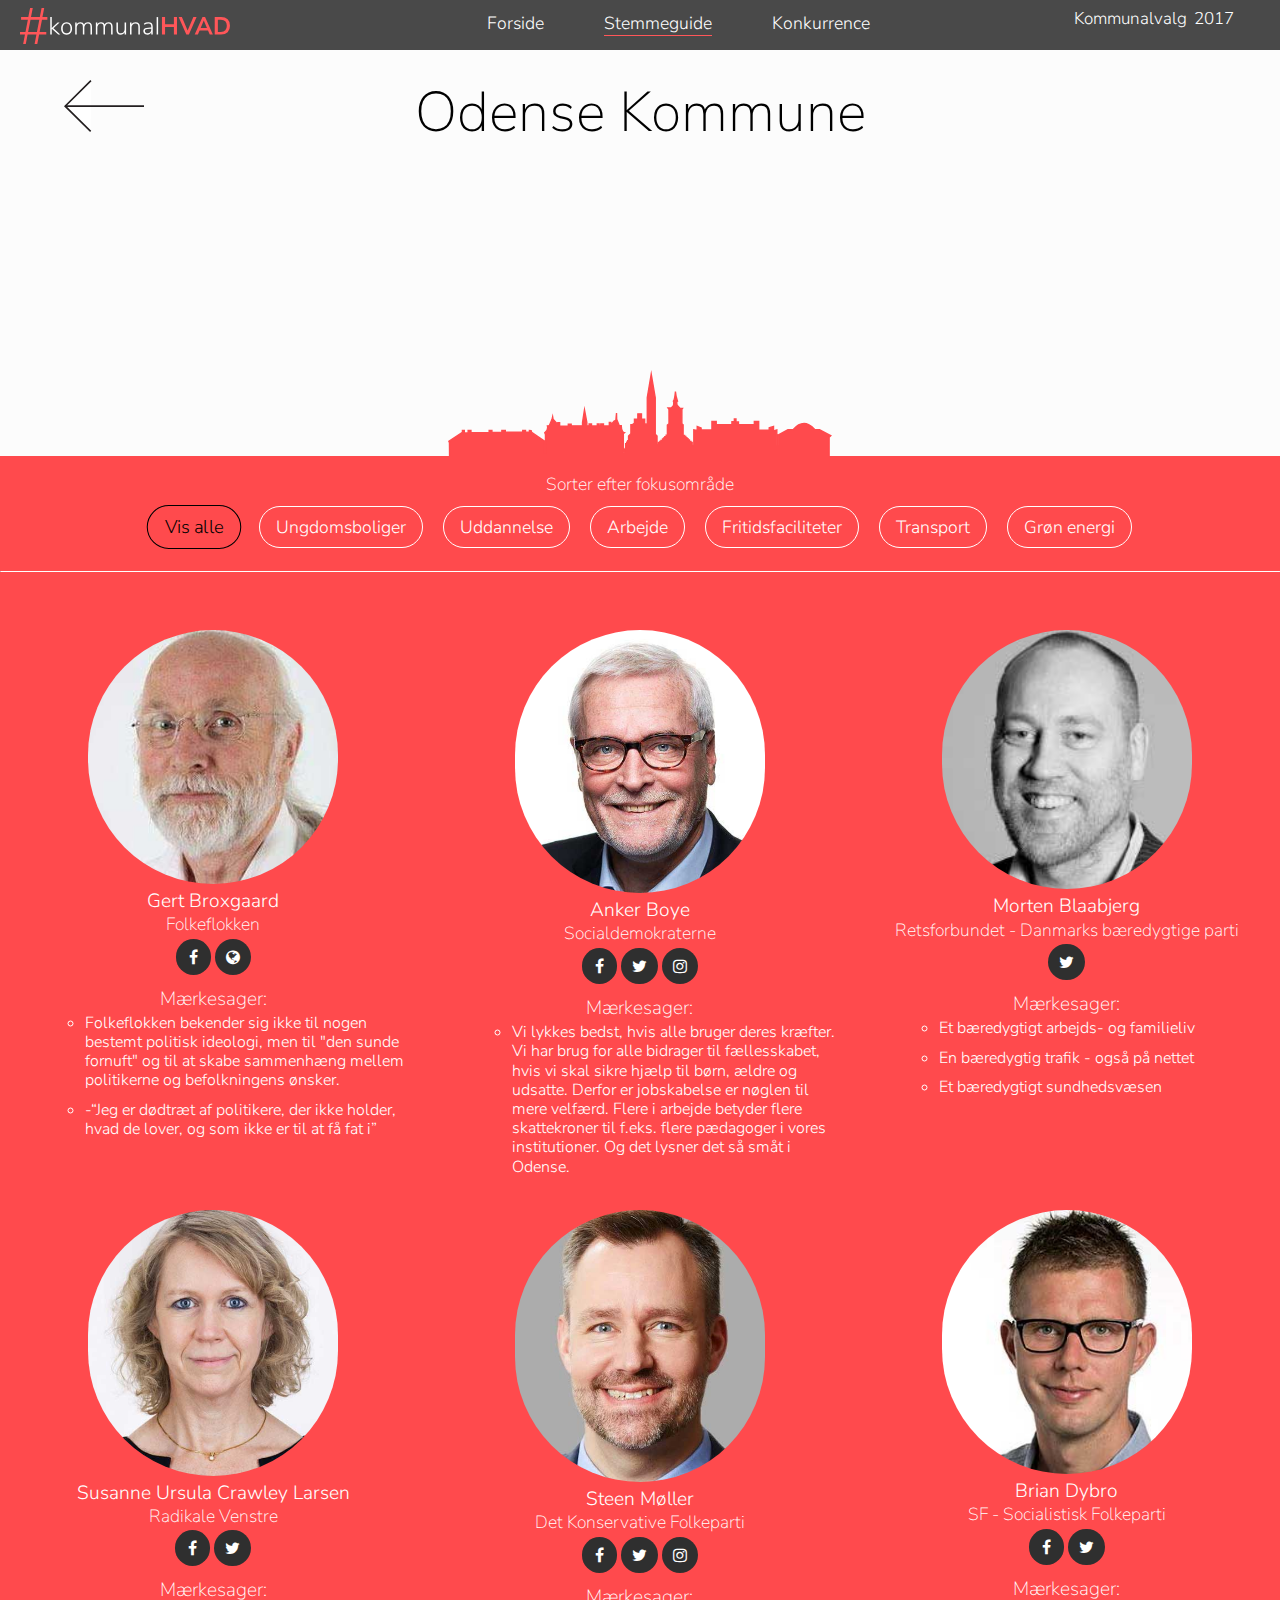
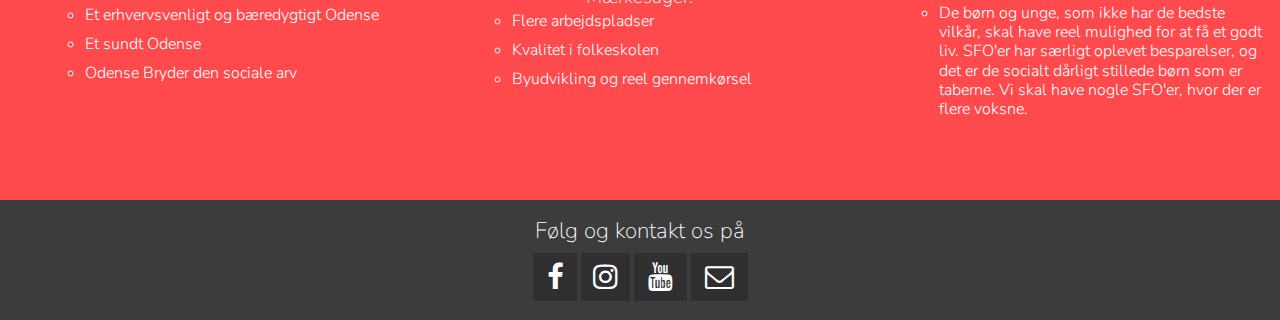
<file: eksamen/stemmeguide-kommunalvalg-odense.html>
<!doctype html>
<html lang="da">
<head>
<title>KommunalHVAD | Stemmeguide - Kommunalvalg - Odense</title>
<meta name="description" content="KommunalHVAD - Kommunalvalg 2017 - Stemmeguide til unge - Odense kommune - Find den kandidat der passer til dig!">
<meta charset="UTF-8">
<meta name="viewport" content="width=device-width, initial-scale=1">

<!-- Google Font - Nunito Sans -->
<link href="https://fonts.googleapis.com/css?family=Nunito+Sans:200,300,400,600" rel="stylesheet">
<!-- Font Awesome - Ikoneer -->
<link href="https://cdnjs.cloudflare.com/ajax/libs/font-awesome/4.6.3/css/font-awesome.css" rel="stylesheet">
<!-- Stylesheet -->
<link rel="stylesheet" href="styles.css">


<!-- forbindelse til jQuery library - til hamburger menu -->
<script 
src="https://ajax.googleapis.com/ajax/libs/jquery/3.2.0/jquery.min.js">
</script>


</head>

<body>

<div class="grid grid-pad">
		
		<div class="col-1-1 topnav hide-on-mobile">
			<div class="col-4-12 logo"><a href="index.html"><img src="img/logo.svg" alt="KommunalHVAD"></a></div>
			<div class="col-6-12 content nav-desktop">
				<nav>
					<ul>
						<li><a href="index.html">Forside</a></li>
						<li><a class="selected" href="stemmeguide.html">Stemmeguide</a></li>
						<li><a href="konkurrence-kommunalvalg.php">Konkurrence</a></li>
					</ul>
				</nav>
			</div>
       
        <div class="col-2-12 content countdown"> 
        
				<div>
					<p id="countdown"></p>
					<p>Kommunalvalg 2017</p>


					<!-- JAVASCRIPT HERUNDER 
						Kode inspiration: https://www.w3schools.com/howto/howto_js_countdown.asp
					-->
					<script type="text/javascript">
					// Sæt den dato som uret skal tælle ned til
					var countDownDate = new Date("Nov 21, 2017 00:00:00").getTime();


					// Opdatere nedtællingen hvert sekund
					var x = setInterval(function() {


						// Denne finder det nuværende øjebliks tid
						var now = new Date().getTime();


						// Finder den distance der er mellem den nuværende tid og nedtællings datoen
						var distance = countDownDate - now;


						// Tid udregning for dage, timer, minutter og sekunder
						var days = Math.floor(distance / (1000 * 60 * 60 * 24));
						var hours = Math.floor((distance % (1000 * 60 * 60 * 24)) / (1000 * 60 * 60));
						var minutes = Math.floor((distance % (1000 * 60 * 60)) / (1000 * 60));
						var seconds = Math.floor((distance % (1000 * 60)) / 1000);


						// Viser resultatet i elementet id="countdown"
  						document.getElementById("countdown").innerHTML = days + "d " + hours + "t "
  						+ minutes + "m " + seconds + "s ";


						// Når nedtælling rammer den rigtige dato, skal den vise noget tekst
						if (distance < 0) {
							clearInterval(x);
							document.getElementById("countdown").innerHTML = "Husk at stemme i dag";
						}
					}, 1000);
					</script>
				</div>
        
        </div>
		</div>
      		<!-- Smarthpone Menu -->
       		<div class="mobile-col-1-1 mobile-header logo-mobile"><img src="img/logo.svg" alt="KommunalHVAD"></div>
				<nav class="mobile">
					<button class="hamburger-btn"></button>
						<div>
							<a href="index.html">Forside</a>
							<a class="selected" href="stemmeguide.html">Stemmeguide</a>
							<a href="konkurrence-kommunalvalg.php">Konkurrence</a>
						</div>
				</nav>
			
	<div class="col-1-1 box1-odense">
			
			<div class="tilbage-box"><a href="stemmeguide-kommunalvalg-fyn.html"><img class="tilbage" src="img/tilbage.svg" alt="Tilbage"></a></div>
			
			<h1>Odense Kommune</h1>
			
			<img class="odense fade-in" src="img/odense.svg" alt="Odense Kommune - Kort - Kommunalvalg - Stemmeguide">
	</div>
		
		<div class="col-1-1 odense-skyline-box">
			<img class="odense-skyline" src="img/odense-skyline.svg" alt="Odense-Skyline">
		</div>
		
<div class="col-1-1 box2-odense">
			
		
		<div class="filter-box">
			<h5>Sorter efter fokusområde</h5>
		
			<!-- Filtrering med jQuery - Inspiration: https://codepen.io/terf/post/jquery-filter-divs -->
			<button class="active filter-buttons" data-filter="box">Vis alle</button>
			<button class="filter-buttons" data-filter="a">Ungdomsboliger</button>
			<button class="filter-buttons" data-filter="b">Uddannelse</button>
			<button class="filter-buttons" data-filter="c">Arbejde</button>
			<button class="filter-buttons" data-filter="d">Fritidsfaciliteter</button>
			<button class="filter-buttons" data-filter="e">Transport</button>
			<button class="filter-buttons" data-filter="f">Grøn energi</button>
		
			<hr class="hr-filter">
		</div>
		<div id="parent">
  				<div class="col-1-3 box a c e">
						<img src="img/anker-boye.jpg" alt="Anker Boye - Socialdemokraterne">
						<h4>Anker Boye</h4>
						<h5>Socialdemokraterne</h5>
							<a href="https://www.facebook.com/AnkerBoyeOdense/" target="_blank"> <i class="fa fa-facebook social-links-facebook"></i></a>
							<a href="https://twitter.com/ankerboye" target="_blank"> <i class="fa fa-twitter social-links"></i></a>
							<a href="https://www.instagram.com/ankerboye/" target="_blank"> <i class="fa fa-instagram social-links"></i></a>
						<h6>Mærkesager:</h6>
							<ul>
								<li>Vi lykkes bedst, hvis alle bruger deres kræfter. Vi har brug for alle bidrager til fællesskabet, hvis vi skal sikre hjælp til børn, ældre og udsatte. Derfor er jobskabelse er nøglen til mere velfærd. Flere i arbejde betyder flere skattekroner til f.eks. flere pædagoger i vores institutioner. Og det lysner det så småt i Odense.</li>
							</ul>
				</div>
				
				<div class="col-1-3 box c b e">
						<img src="img/susanne-ursula.jpg" alt="Susanne Ursula Crawley Larsen - Radikale Venstre">
						<h4>Susanne Ursula Crawley Larsen</h4>
						<h5>Radikale Venstre</h5>
							<a href="https://www.facebook.com/susanneursula/?fref=ts" target="_blank"> <i class="fa fa-facebook social-links-facebook"></i></a>
							<a href="https://twitter.com/susanneursula" target="_blank"> <i class="fa fa-twitter social-links"></i></a>
						<h6>Mærkesager:</h6>
							<ul>
								<li>Et erhvervsvenligt og bæredygtigt Odense</li>
								<li>Et sundt Odense</li>
								<li>Odense Bryder den sociale arv</li>	
							</ul>					
					</div>

 					<div class="col-1-3 box b d e">
						<img src="img/steen-moeller.jpg" alt="Steen Møller - Det Konservative Folkeparti">
						<h4>Steen Møller</h4>
						<h5>Det Konservative Folkeparti</h5>
							<a href="https://www.facebook.com/steen.odense/?ref=br_rs" target="_blank"> <i class="fa fa-facebook social-links-facebook"></i></a>
							<a href="https://twitter.com/steenmoller" target="_blank"> <i class="fa fa-twitter social-links"></i></a>
							<a href="https://www.instagram.com/steenodense/" target="_blank"> <i class="fa fa-instagram social-links"></i></a>
						<h6>Mærkesager:</h6>
							<ul>
								<li>Flere arbejdspladser</li>
								<li>Kvalitet i folkeskolen</li>
								<li>Byudvikling og reel gennemkørsel</li>
							</ul>
							
					</div>
 
					<div class="col-1-3 box c f">
						<img src="img/gert-b.jpg" alt="Gert Broxgaard - Folkeflokken">
						<h4>Gert Broxgaard</h4>
						<h5>Folkeflokken</h5>
							<a href="https://www.facebook.com/folkeflokken/?fref=ts" target="_blank"> <i class="fa fa-facebook social-links-facebook"></i></a>
							<a href="http://folkeflokken.broxgaard.dk/#home"    target="_blank"> <i class="fa fa-globe social-links"></i></a>
						<h6>Mærkesager:</h6>
							<ul>
								<li>Folkeflokken bekender sig ikke til nogen bestemt politisk ideologi, men til "den sunde fornuft" og til at skabe sammenhæng mellem politikerne og befolkningens ønsker.</li>
								<li>-“Jeg er dødtræt af politikere, der ikke holder, hvad de lover, og som ikke er til at få fat i”</li>
							</ul>
						
							
					</div>

					<div class="col-1-3 box b">
						<img src="img/morten-blaabjerg.jpg" alt="Morten Blaabjerg - Retsforbundet - Danmarks bæredygtige parti">
						<h4>Morten Blaabjerg</h4>
						<h5>Retsforbundet - Danmarks bæredygtige parti</h5>
						
							<a href="https://twitter.com/mblaa" target="_blank"> <i class="fa fa-twitter social-links"></i></a>
						<h6>Mærkesager:</h6>
							<ul>
								<li>Et bæredygtigt arbejds- og familieliv</li>
								<li>En bæredygtig trafik - også på nettet</li>
								<li>Et bæredygtigt sundhedsvæsen</li>	
							</ul>
					</div>


  					<div class="col-1-3 box ">
						<img src="img/brian-dybro.jpg" alt="Brian Dybro - SF - Socialistisk Folkeparti">
						<h4>Brian Dybro</h4>
						<h5>SF - Socialistisk Folkeparti</h5>
							<a href="https://www.facebook.com/JWSTEM/?pnref=story/" class="social-icons" target="_blank"> <i class="fa fa-facebook social-links-facebook"></i></a>
							<a href="https://twitter.com/johnerikwagner" class="social-icons" target="_blank"> <i class="fa fa-twitter social-links"></i></a>
						<h6>Mærkesager:</h6>
							<ul>
								<li>De børn og unge, som ikke har de bedste vilkår, skal have reel mulighed for at få et godt liv. SFO'er har særligt oplevet besparelser, og det er de socialt dårligt stillede børn som er taberne. Vi skal have nogle SFO'er, hvor der er flere voksne.</li>
							</ul>
					</div>
						
			</div> <!-- parent -->
	</div> <!-- col-1-1 box2-odense -->
		
		
		
		

		
			
</div>

<footer>
		<div class="footer-social-icons">
			<h4 class="_14">Følg og kontakt os på</h4>
			<ul class="social-icons">
				<li><a href="https://www.facebook.com/kommunalhvad.dk/" class="social-icon" target="_blank"> <i class="fa fa-facebook"></i></a></li>
				<li><a href="https://www.instagram.com/kommunalhvad/?hl=en" target="_blank" class="social-icon"> <i class="fa fa-instagram"></i></a></li>
				<li><a href="https://www.youtube.com/watch?v=CdKRyD0TLUw" target="_blank" class="social-icon"> <i class="fa fa-youtube"></i></a></li>
				<li><a href="mailto:kommunal@hvad.dk" class="social-icon"> <i class="fa fa-envelope-o"></i></a></li>
			</ul>
		</div>
</footer>



	<!-- Filtrering med jQuery - Inspiration: https://codepen.io/simeydotme/pen/ewKBr -->
	<script>
			var $boxs = $("#parent > .box");
	var $btns = $(".filter-buttons").on("click", function() {

	  var active = 
		$btns.removeClass("active")
		  .filter(this)
		  .addClass("active")
		  .data("filter");

	  $boxs
		.hide()
		.filter( "." + active )
		.fadeIn(450);

	});
	</script>
	
	<!-- Tilfældig rækkefølge af kandidater - Inspiration: http://stackoverflow.com/questions/18483241/random-div-order-on-page-load -->
	<script>
		var kandidater = $(".box");
		for(var i = 0; i < kandidater.length; i++){
    	var target = Math.floor(Math.random() * kandidater.length -1) + 1;
    	var target2 = Math.floor(Math.random() * kandidater.length -1) +1;
    	kandidater.eq(target).before(kandidater.eq(target2));
		}
	</script>
	
	
	<!-- Forbindelse til JavaScript filen - Til hamburger menu -->
	<script src="hamburger.js" type="text/javascript"></script>
	
</body>
</html>
</file>
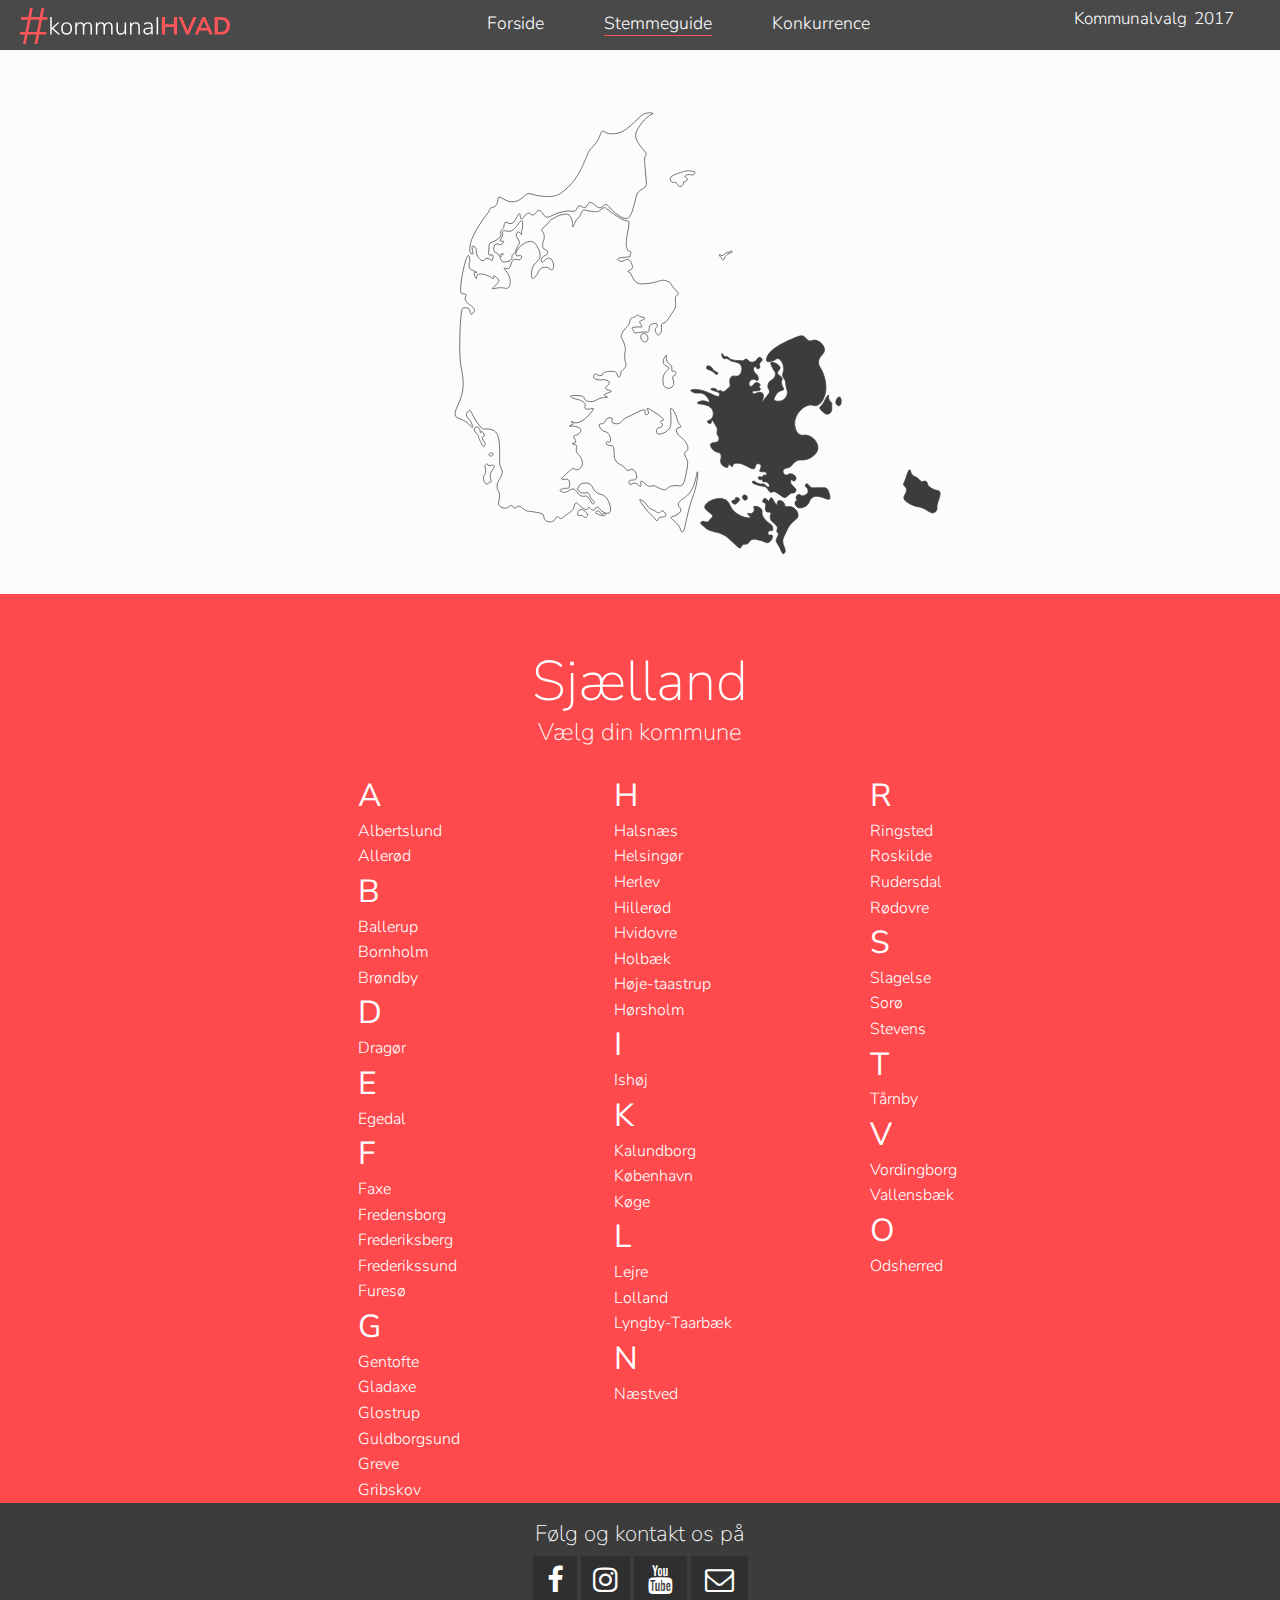
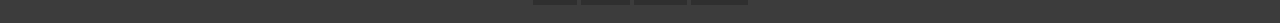
<file: eksamen/stemmeguide-kommunalvalg-sjaelland.html>
<!doctype html>
<html lang="da">
<head>
<title>KommunalHVAD | Stemmeguide - Kommunalvalg - Sjælland</title>
<meta name="description" content="KommunalHVAD - Kommunalvalg 2017 - Stemmeguide til unge - Sjælland - Vælg din kommune og bliv guided videre til den kandidat der passer til dig.">
<meta charset="UTF-8">
<meta name="viewport" content="width=device-width, initial-scale=1">

<!-- Google Font - Nunito Sans -->
<link href="https://fonts.googleapis.com/css?family=Nunito+Sans:200,300,400,600" rel="stylesheet">
<!-- Font Awesome - Ikoneer -->
<link href="https://cdnjs.cloudflare.com/ajax/libs/font-awesome/4.6.3/css/font-awesome.css" rel="stylesheet">
<!-- Stylesheet -->
<link rel="stylesheet" href="styles.css">


<!-- forbindelse til jQuery library - til hamburger menu -->
<script 
src="https://ajax.googleapis.com/ajax/libs/jquery/3.2.0/jquery.min.js">
</script>

<style>
	.box2 {
		margin-top: 50px;
		height: 550px;
	}
	
</style>

</head>

<body>

	<div class="grid grid-pad">
		
		<div class="col-1-1 topnav hide-on-mobile">
			<div class="col-4-12 logo"><a href="index.html"><img src="img/logo.svg" alt="KommunalHVAD"></a></div>
			<div class="col-6-12 content nav-desktop">
				<nav>
					<ul>
						<li><a href="index.html">Forside</a></li>
						<li><a class="selected" href="stemmeguide.html">Stemmeguide</a></li>
						<li><a href="konkurrence-kommunalvalg.php">Konkurrence</a></li>
					</ul>
				</nav>
			</div>
       
        <div class="col-2-12 content countdown"> 
        
				<div>
					<p id="countdown"></p>
					<p>Kommunalvalg 2017</p>


					<!-- JAVASCRIPT HERUNDER 
						Kode inspiration: https://www.w3schools.com/howto/howto_js_countdown.asp
					-->
					<script type="text/javascript">
					// Sæt den dato som uret skal tælle ned til
					var countDownDate = new Date("Nov 21, 2017 00:00:00").getTime();


					// Opdatere nedtællingen hvert sekund
					var x = setInterval(function() {


						// Denne finder det nuværende øjebliks tid
						var now = new Date().getTime();


						// Finder den distance der er mellem den nuværende tid og nedtællings datoen
						var distance = countDownDate - now;


						// Tid udregning for dage, timer, minutter og sekunder
						var days = Math.floor(distance / (1000 * 60 * 60 * 24));
						var hours = Math.floor((distance % (1000 * 60 * 60 * 24)) / (1000 * 60 * 60));
						var minutes = Math.floor((distance % (1000 * 60 * 60)) / (1000 * 60));
						var seconds = Math.floor((distance % (1000 * 60)) / 1000);


						// Viser resultatet i elementet id="countdown"
  						document.getElementById("countdown").innerHTML = days + "d " + hours + "t "
  						+ minutes + "m " + seconds + "s ";


						// Når nedtælling rammer den rigtige dato, skal den vise noget tekst
						if (distance < 0) {
							clearInterval(x);
							document.getElementById("countdown").innerHTML = "Husk at stemme i dag";
						}
					}, 1000);
					</script>
				</div>
        
        </div>
		</div>
      		<!-- Smarthpone Menu -->
       		<div class="mobile-col-1-1 mobile-header logo-mobile"><img src="img/logo.svg" alt="KommunalHVAD"></div>
				<nav class="mobile">
					<button class="hamburger-btn"></button>
						<div>
							<a href="index.html">Forside</a>
							<a class="selected" href="stemmeguide.html">Stemmeguide</a>
							<a href="konkurrence-kommunalvalg.php">Konkurrence</a>
						</div>
				</nav>
			
			
			<div class="col-1-1 box1-sjaelland">
				<!-- Inspiration: https://www.youtube.com/watch?v=UZs8l50gxjU&t=553s -->
				<div class="map">
					<div class="map_image">



				<!-- HERUNDER SVG FILEN -->

				<svg version="1.1" xmlns="http://www.w3.org/2000/svg" xmlns:xlink="http://www.w3.org/1999/xlink" x="0px" y="0px"
				viewBox="0 0 738 662" 
				style="enable-background:new 0 0 487 435;" xml:space="preserve">



				<!-- HERUNDER ER FYN GRUPPEN -->               


				<a xlink:href="stemmeguide-kommunalvalg-fyn.html#fyn-scrolldown">        
					<g>
					<path class="st2" d="M287.9645,561.7193c-0.7491,0.7064,2.4536,5.2527,4.6511,8.3721c3.536,5.0194,6.9119,8.6899,8.372,10.2325
						c5.6982,6.02,6.1987,4.9653,8.3721,8.3721c0.7794,1.2217,1.6922,2.8891,2.7907,2.7907c1.4839-0.1329,1.2286-3.3022,3.7209-4.6512
						c1.1563-0.6259,1.5846-0.1458,5.5814-0.9302c2.3784-0.4669,2.644-0.7188,2.7907-0.9302c1.2523-1.8054-1.6029-7.2361-4.6512-7.4418
						c-2.2988-0.1552-2.8849,2.7843-5.5814,2.7906c-2.025,0.0048-2.4663-1.6511-6.5116-3.7209
						c-2.679-1.3707-2.833-0.8223-4.6511-1.8605c-3.2883-1.8776-3.4876-4.073-6.5116-7.4418
						C293.0814,563.6744,288.6736,561.0507,287.9645,561.7193z"/>
					<path class="st2" d="M368.8943,522.6498c1.084,0.2408,0.2614,9.8615-1.8604,19.5348c-1.825,8.3201-4.0943,14.3234-4.6512,15.8138
						c-9.6481,25.825-10.498,49.4104-14.8836,49.3021c-2.2474-0.0555-1.6239-6.2391-8.372-13.0232
						c-3.953-3.9741-7.9231-5.6282-7.4418-7.4418c0.4342-1.6362,3.8269-0.8961,8.3721-3.7209c1.6631-1.0336,5.354-3.3276,5.5814-6.5116
						c0.2319-3.2474-3.3573-4.3654-3.7209-7.4418c-0.5275-4.4623,6.3096-8.156,10.2325-11.1627
						C367.661,546.1099,367.2077,522.275,368.8943,522.6498z"/>
					<path class="st2" d="M322.3829,384.9761c-2.3631,4.4509-2.0273,8.9346-1.8604,11.1627c0.2175,2.9047,0.3611,4.8212,1.8604,6.5116
						c2.143,2.4161,6.2267,3.4357,9.3023,1.8605c2.7284-1.3974,3.6196-4.3023,3.7209-4.6512c1.4181-4.8817-2.8179-8.468-0.9302-11.1627
						c1.0747-1.5342,2.8568-0.9555,3.7209-2.7907c0.7434-1.5789,0.3217-3.913-0.9302-4.6512c-1.29-0.7606-2.5993,0.6817-3.7209,0
						c-1.3972-0.8492,0.0122-3.4655-0.9302-6.5116c-1.1753-3.7987-4.5224-3.4632-6.5116-7.4418
						c-2.1091-4.2186-0.1248-8.1537-0.9302-8.3721c-1.1508-0.312-6.2015,7.4527-3.7209,12.093
						c1.9008,3.5557,6.985,2.9599,7.4418,5.5814C329.3096,378.9863,325.1581,379.749,322.3829,384.9761z"/>
					<path class="st2" d="M331.6852,450.092c0.1479-11.3306-1.2181-16.3329,0-16.7441c1.4029-0.4735,5.3647,5.4363,7.4418,11.1628
						c1.7221,4.7476,1.1933,6.7346,3.7209,10.2325c1.56,2.1588,3.2391,3.4468,2.7907,4.6512
						c-0.5938,1.5947-4.0413,0.6886-5.5814,2.7907c-1.3309,1.8166-0.3315,4.6436,0,5.5814c1.619,4.5799,5.0415,4.7817,9.3023,9.3023
						c3.8224,4.0555,7.644,10.8701,5.5814,14.8836c-1.078,2.0976-2.8278,1.6097-3.7209,3.7209
						c-1.4394,3.4024,2.327,6.5085,3.7209,12.093c0.6946,2.7828,0.1624,5.9241-0.9302,12.093
						c-2.3448,13.2381-3.6603,20.6647-8.372,22.3255c-2.2633,0.7977-2.794-0.6219-9.3023,0c-4.9945,0.4772-6.8706,1.5225-7.4418,1.8604
						c-2.7374,1.6199-2.5401,2.9957-4.6511,3.7209c-2.0886,0.7175-4.2115-0.1321-8.372-1.8605
						c-5.7847-2.4031-6.4252-3.8092-9.3023-3.7209c-2.7381,0.084-3.2422,1.3907-5.5814,0.9302
						c-1.1809-0.2325-1.8228-0.7172-5.5814-3.7209c-4.19-3.3484-4.9775-4.013-5.5814-3.7209
						c-1.5569,0.7533,0.6398,6.6428-0.9302,7.4418c-1.528,0.7776-4.001-4.6017-8.372-4.6511c-3.1872-0.036-4.8531,2.7905-6.5116,1.8605
						c-1.2618-0.7076-1.8523-3.2155-0.9302-4.6511c1.6231-2.5273,6.7848,0.0552,9.3023-2.7907
						c1.4572-1.6473,1.1291-4.0969,0.9302-5.5814c-0.5085-3.7958-3.2523-8.1151-6.5116-8.3721
						c-2.4511-0.1933-3.0766,2.0779-5.5814,1.8605c-2.4181-0.2098-2.6775-2.3997-6.5116-5.5814
						c-3.8527-3.1971-5.2993-2.4037-8.372-5.5814c-0.9351-0.967-2.6743-2.7656-3.7209-5.5814
						c-1.2986-3.4939-0.1647-4.8786-0.9302-11.1627c-0.4492-3.6876-0.6976-5.551-1.8605-6.5116
						c-2.618-2.1626-6.6685,0.3303-8.3721-1.8604c-0.8576-1.1029-0.8107-2.9947,0-3.7209c1.2503-1.12,3.9723,0.8413,4.6511,0
						c0.6369-0.7894,1.1363-3.5769,0-7.4418c-0.9412-3.2015-2.2696-4.13-3.7209-5.5814c-1.8605-1.8604-4.1654-0.9123-7.4418-3.7209
						c-2.7974-2.3979-4.991-6.5521-3.7209-8.372c0.6144-0.8805,2.0405,0.1325,4.6511-0.9302c0.7371-0.3,1.8764-0.7638,2.7907-1.8604
						c1.1642-1.3963,0.7192-2.3259,1.8605-3.7209c0.9226-1.1276,2.0826-1.5827,2.7907-1.8604c1.3086-0.5133,4.4181-1.333,5.5814,0
						c1.2101,1.3867-1.0145,3.5807,0,5.5814c1.1606,2.2887,5.7788,2.7842,9.3023,1.8604c4.5401-1.1902,5.8067-5.8529,9.3023-7.4418
						c10.2325-4.6512,25.1161-13.9534,27.9068-11.1628c1.2352,1.2352-1.3658,4.3013,0,5.5814c1.0416,0.9763,3.744,0.5123,4.6512-0.9302
						c1.5173-2.413-2.827-6.3824-1.8605-7.4418c0.9531-1.0447,21.3952,12.093,23.2557,15.8139
						c0.7183,1.4366-4.5272,1.3027-4.6512,2.7907c-0.0966,1.1598,2.2499,1.57,2.7907,3.7209c0.3132,1.2459-0.0568,2.7679-0.9302,3.7209
						c-1.5844,1.7289-3.8099,0.4774-5.5814,1.8604c-2.0149,1.5731-2.5481,5.8561-0.9302,7.4418
						c2.9546,2.8959,15.1226-1.2054,18.6046-9.3023C331.5724,457.4933,331.6211,455.0004,331.6852,450.092z"/>
				   </g>
				</a>    








				<!-- HERUNDER ER SJÆLLAND GRUPPEN -->               


				 <a xlink:href="stemmeguide-kommunalvalg-sjaelland.html#sjaelland-scrolldown">           
				   <g class="sjaelland-selected">
					<path class="st2" d="M382.8477,373.8134c-1.0846,0.6866-1.5333,2.5383-0.9302,3.7209c0.5088,0.9978,1.4937,0.9847,3.7209,1.8605
						c0.8567,0.3368,3.9108,1.5377,6.5116,3.7209c1.9949,1.6746,2.5347,2.9296,3.7209,2.7907c0.9262-0.1085,1.901-1.0262,1.8604-1.8605
						c-0.0667-1.3739-2.8244-1.2277-5.5814-3.7209c-2.0644-1.8669-1.5358-2.869-3.7209-4.6512
						C387.8814,375.2272,384.7056,372.6372,382.8477,373.8134z"/>
					<path class="st2" d="M390.2895,585.9052c-0.325,0.9616-1.0412,0.7305-3.7209,3.7209c-2.2475,2.5081-2.4498,3.4586-3.7209,3.7209
						c-0.9429,0.1946-1.0318-0.2871-4.6512-0.9302c-1.3961-0.248-2.0566-0.2961-2.7907,0c-0.0919,0.0371-1.6259,0.6782-1.8604,1.8605
						c-0.2065,1.0413,0.6957,1.9951,3.7209,4.6511c3.1204,2.7396,4.6807,4.1094,5.5814,4.6512
						c1.222,0.7349,2.5079,1.3373,7.4418,2.7906c6.7915,2.0005,7.0115,1.6415,10.2325,2.7907
						c4.7841,1.7068,8.1384,3.8685,9.3023,4.6511c1.4229,0.9568,2.4061,1.7583,8.372,7.4418c7.085,6.7495,9.3117,9.0614,11.1628,8.372
						c1.7317-0.6449,1.1559-3.1796,3.7209-4.6511c2.0169-1.1571,3.2029-0.0661,5.5814-0.9302c3.2107-1.1665,2.861-3.8129,5.5814-5.5814
						c3.35-2.1779,7.9704-0.8235,13.9534,0.9302c6.4102,1.879,7.5814,3.6069,10.2325,2.7907
						c4.5641-1.4051,7.1834-8.4009,5.5814-10.2325c-1.1997-1.3716-4.3583,0.6197-5.5814-0.9302
						c-1.0832-1.3727-0.0449-4.759,1.8605-5.5814c1.5096-0.6515,2.6899,0.6837,3.7209,0c1.2885-0.8544,1.1358-4.0607,0-6.5116
						c-1.4391-3.1051-3.4794-2.8895-7.4418-6.5116c-2.0144-1.8414-5.2784-4.8249-6.5116-9.3022
						c-1.0685-3.8791,0.4517-5.0153-0.9302-7.4418c-2.5134-4.4133-10.1996-5.3218-11.1627-3.7209
						c-0.4618,0.7675,0.9459,1.5732,0.9302,3.7209c-0.0166,2.2688-1.612,4.7341-3.7209,5.5814c-2.6135,1.05-5.1001-0.7526-5.5814,0
						c-0.6727,1.0521,4.2772,4.4334,3.7209,5.5814c-0.738,1.5231-11.739,0.2911-20.465-6.5116
						c-9.6783-7.545-7.4936-14.8766-14.8836-18.6046c-10.8639-5.4803-28.7455,3.725-28.8371,10.2325
						C379.0494,577.4497,391.6586,581.8542,390.2895,585.9052z"/>
					<path class="st2" d="M421.9172,561.7193c0.8445-1.1322,0.1595-2.1982,0.9302-2.7906c1.3541-1.0409,5.4426,0.7325,5.5814,2.7906
						c0.0193,0.2857-0.0216,0.8141-1.8604,2.7907c-2.2753,2.4457-3.413,3.6686-4.6512,3.7209
						c-2.6419,0.1116-5.2481-3.3702-4.6511-4.6511C417.7928,562.4498,420.6039,563.4802,421.9172,561.7193z"/>
					<path class="st2" d="M435.8707,555.2077c1.1801,0.1442,2.2452,0.8591,2.7907,1.8605c1.1568,2.1238-0.228,5.1617-1.8605,5.5814
						c-2.1546,0.554-5.6021-3.2316-4.6511-5.5814C432.6369,555.8644,434.2878,555.0143,435.8707,555.2077z"/>
					<path class="st2" d="M465.6379,560.7891c2.536,1.7623,2.9415,2.8662,3.7209,2.7906c1.4922-0.1447,1.3767-4.3242,2.7907-4.6511
						c2.415-0.5585,6.5706,10.7506,8.372,10.2325c1.04-0.2991-0.1506-4.1241,1.8605-5.5814c1.7789-1.289,5.4458-0.2786,7.4418,1.8605
						c2.0408,2.187,0.9449,4.0643,2.7907,5.5814c2.1166,1.7395,4.1753-0.2213,8.3721,0.9302c4.6949,1.2881,7.1582,5.1249,7.4418,5.5814
						c0.5616,0.9038,2.4586,3.957,1.8605,7.4418c-0.7772,4.5285-4.9081,4.7762-10.2325,11.1627
						c-2.618,3.1403-3.94,5.864-6.5116,11.1627c-3.0476,6.2794-4.5714,9.4191-4.6511,12.093
						c-0.225,7.5434,5.2831,11.7079,2.7907,16.7441c-0.2463,0.4977-0.8918,1.8019-1.8605,1.8605
						c-1.606,0.0971-2.5382-3.3243-5.5814-9.3022c-3.6334-7.1375-4.7059-6.977-4.6511-9.3023
						c0.1071-4.5492,4.261-7.2461,2.7907-10.2325c-0.5956-1.2096-1.5567-1.3353-1.8605-2.7907
						c-0.3887-1.8627,0.956-2.7579,0.9302-4.6511c-0.0203-1.4908-0.944-2.5646-2.7907-4.6511
						c-3.6631-4.139-5.2309-3.8076-6.5116-6.5116c-1.2297-2.5963-0.9536-5.3704-0.9302-5.5814
						c0.2908-2.6266,1.4896-3.5543,0.9302-4.6512c-0.918-1.7998-4.5081-0.0107-6.5116-1.8604
						c-2.9486-2.7222,0.9945-10.1358-1.8604-12.093c-1.0799-0.7404-2.1742-0.043-2.7907-0.9302
						c-1.0603-1.526,0.8576-5.4868,2.7907-5.5814C463.9633,559.8498,464.313,559.8684,465.6379,560.7891z"/>
					<path class="st2" d="M527.9632,544.045c3.4443,2.1853,6.5316,0.598,18.6046,0.9302c1.0547,0.029,2.4058,0.0828,3.7209,0.9302
						c1.9334,1.2458,2.7004,3.5053,3.7209,6.5116c0.3196,0.9417,0.7079,2.1051,0.9302,3.7209c0.3135,2.2792,0.5298,3.8514,0,4.6512
						c-2.0735,3.1296-14.71-6.8721-23.2557-2.7907c-6.1279,2.9266-4.2858,10.293-12.093,13.9534
						c-0.3394,0.1591-7.3892,3.3598-11.1627,0c-2.0753-1.8478-3.139-5.6615-1.8604-7.4418c0.6246-0.8697,1.5277-0.8638,1.8604-1.8605
						c0.4433-1.3281-0.9099-2.0881-0.9302-3.7209c-0.0289-2.3248,2.663-4.9084,4.6511-4.6511
						c1.2187,0.1577,1.1964,1.2564,2.7907,1.8604c2.2474,0.8515,4.6563-0.4358,5.5814-0.9302c1.132-0.6049,3.0228-1.6154,3.7209-3.7209
						c0.868-2.6178-0.687-5.1805-0.9302-5.5814c-1.2372-2.0389-2.7151-2.2568-2.7907-3.7209
						c-0.0604-1.1695,0.8045-2.5429,1.8605-2.7907C524.1724,538.9737,524.9767,542.1501,527.9632,544.045z"/>
					<path class="st2" d="M496.3354,517.0684c-2.7541,0.8608-5.3145,0.7358-6.5116,2.7906c-0.7862,1.3495-0.7272,3.1977,0,4.6511
						c0.7158,1.4305,2.1355,2.5917,3.7209,2.7907c2.2431,0.2815,2.7785-1.619,5.5814-1.8605c2.7626-0.238,4.9313,1.3766,5.5814,1.8605
						c1.136,0.8457,2.5727,1.9152,2.7907,3.7209c0.2541,2.1049-1.2361,4.4799-2.7907,4.6512c-1.6597,0.1829-2.5947-2.234-3.7209-1.8605
						c-1.015,0.3366-1.484,2.7075-0.9302,4.6511c0.3117,1.0941,0.8441,1.6896,3.7209,4.6511c3.1001,3.1914,3.6024,3.6532,3.7209,4.6512
						c0.2244,1.89-1.1223,4.0663-2.7907,4.6511c-1.0377,0.3638-1.3794-0.1757-2.7907,0c-1.5217,0.1895-2.4593,0.983-4.6511,2.7906
						c-2.972,2.4512-4.462,3.6776-4.6512,3.7209c-1.7847,0.4086-4.6249-1.5825-10.2325-5.5814
						c-2.4185-1.7247-3.6159-2.6841-5.5814-2.7907c-2.3947-0.1298-2.8466,1.1736-4.6511,0.9302
						c-3.2195-0.4341-3.28-4.785-7.4418-7.4418c-1.4164-0.9042-1.4701-0.4389-7.4418-1.8604
						c-10.6726-2.5405-11.1045-4.1703-11.1628-4.6512c-0.0862-0.7119,0.3302-1.5179,0.9302-1.8604
						c1.6844-0.9615,3.6731,2.3824,8.372,3.7209c3.9111,1.1141,4.727-0.5777,7.4418,0.9302c2.5931,1.4403,3.4103,3.851,5.5814,3.7209
						c0.1328-0.0079,1.4748-0.1048,1.8605-0.9302c0.8347-1.7869-2.985-6.619-6.5116-6.5116c-1.1426,0.0349-2.0963,0.5834-2.7907,0
						c-0.8508-0.7145-0.1166-2.1233-0.9302-2.7906c-0.8937-0.7331-2.2384,0.5904-3.7209,0c-1.481-0.5897-2.4625-2.8356-1.8604-3.7209
						c0.9015-1.3256,5.0239,0.8837,6.5116-0.9302c0.5764-0.7029,0.2421-1.3815,0.9302-1.8605c1.1634-0.8096,2.7502,0.6904,3.7209,0
						c0.8492-0.6039,0.9421-2.6818,0-3.7209c-0.6501-0.7172-1.4697-0.5828-5.5814-0.9302c-2.711-0.2291-3.4786-0.3824-3.7209-0.9302
						c-0.19-0.4296,0.1079-0.7291,0.9302-2.7907c0.5187-1.3005,0.7811-1.9676,0.9302-2.7906c0.1877-1.036,0.3575-1.973,0-2.7907
						c-0.7419-1.6971-3.6569-2.6562-5.5814-1.8604c-2.7521,1.1381-1.4717,5.0354-3.7209,6.5116
						c-4.0107,2.6324-12.5588-6.8223-23.2557-7.4418c-1.2434-0.072-5.2282-0.258-6.5116,1.8604
						c-0.7077,1.1682-0.222,2.423-0.9302,2.7907c-1.3744,0.7137-4.2532-3.4675-5.5814-2.7907
						c-0.9496,0.4839,0.1089,2.8317-0.9302,3.7209c-1.4863,1.2719-7.0573-0.618-9.3023-4.6512
						c-2.8969-5.2041,1.9751-9.9687-0.9302-13.9534c-2.0672-2.8353-5.0595-1.1442-9.3023-4.6512
						c-2.896-2.3938-5.8865-6.8057-4.6512-9.3023c1.6045-3.2426,9.0787-0.7101,11.1628-4.6511c0.8507-1.6088,0.6339-3.9758,0-5.5814
						c-0.6013-1.5233-1.2035-1.4127-1.8605-2.7907c-1.3738-2.8817,0.6326-4.6803,0-8.372c-0.1448-0.8448-1.0287-2.4352-2.7907-5.5814
						c-3.5735-6.3809-4.3036-6.5991-4.6511-6.5116c-1.0661,0.2683-0.2162,3.8376-1.8605,4.6511
						c-1.5386,0.7613-4.6966-1.1699-4.6511-2.7907c0.0511-1.8253,4.1203-1.6671,6.5116-4.6511c2.6122-3.2597,2.4151-9.2617,0-13.0232
						c-5.1528-8.0255-20.3745-5.8089-20.465-8.372c-0.0413-1.17,3.1035-2.3939,5.5814-2.7907
						c6.2376-0.9988,10.2666,2.9207,11.1627,1.8604c1.2579-1.4884-4.2657-12.0711-12.093-13.0232
						c-3.1465-0.3827-5.9751,0.8748-10.2325-0.9302c-0.2764-0.1172-3.9504-1.6992-3.7209-2.7907c0.3276-1.5583,8.5457-1.8083,15.8139,0
						c5.688,1.4152,10.2325,3.7209,10.2325,3.7209c0.9126,0.463,3.3991,1.549,8.3721,3.7209c2.3157,1.0114,3.6208,1.5594,4.6512,0.9302
						c1.2783-0.7805,1.7652-3.1477,0.9302-4.6512c-0.7897-1.4219-2.3206-1.2769-6.5116-2.7907
						c-2.8188-1.0182-5.6816-2.0522-5.5814-2.7907c0.1237-0.9108,4.8453-2.0364,7.4418,0c1.3963,1.0951,1.4411,2.5266,2.7907,2.7907
						c1.427,0.2792,2.1078-1.1781,3.7209-0.9302c1.4556,0.2237,1.4532,1.4952,2.7907,1.8604c1.6651,0.4547,3.4245-1.0364,6.5116-3.7209
						c2.2405-1.9483,3.3608-2.9225,3.7209-3.7209c1.4329-3.1768-1.1019-5.0778,0-9.3023c0.2603-0.9978,0.8654-3.3177,2.7907-4.6511
						c3.0636-2.1217,5.8349,0.7722,9.3023-0.9302c3.4333-1.6857,4.593-6.4264,4.6511-9.3023c0.024-1.1872,0.0832-4.1191-1.8604-6.5116
						c-1.8078-2.2252-4.5002-2.94-7.4418-3.7209c-2.8234-0.7495-2.7607-0.1996-4.6511-0.9302
						c-3.4482-1.3326-3.6897-3.1747-6.5116-3.7209c-2.4107-0.4666-3.0757,0.7151-4.6512,0c-3.0798-1.3979-3.404-7.2143-2.7907-7.4418
						c0.5452-0.2022,1.6119,4.0932,4.6512,4.6512c1.1679,0.2144,1.5004-0.33,2.7907,0c1.673,0.4279,2.1422,1.6062,3.7209,2.7907
						c1.1996,0.9001,2.3501,1.2202,4.6511,1.8604c1.7585,0.4893,3.987,0.6429,8.372,0.9302c4.2802,0.2804,6.5266,0.3011,7.4418-0.9302
						c0.1621-0.2181,0.4006-0.6345,0.9302-0.9302c1.1374-0.6351,2.5287-0.1058,2.7907,0c1.5527,0.6267,1.6989,1.817,2.7907,2.7907
						c2.2633,2.0185,6.2342,1.0048,6.5116,0.9302c4.7886-1.2871,5.2594-6.6305,8.372-6.5116c1.8823,0.0719,3.7668,2.1046,3.7209,3.7209
						c-0.0544,1.9139-2.7809,2.0214-3.7209,4.6512c-0.997,2.7892,1.313,4.786,0,6.5116c-0.8264,1.086-2.6737,1.5203-3.7209,0.9302
						c-1.2142-0.6842-0.8443-2.4593-1.8604-2.7907c-0.8836-0.2882-2.2161,0.7108-2.7907,1.8605
						c-1.0086,2.0181,0.3295,4.4773,0.9302,5.5814c1.7185,3.1584,3.375,2.8942,4.6512,5.5814c1.14,2.4005,1.2917,5.7143,0,6.5116
						c-1.4605,0.9015-3.3983-2.2587-6.5116-1.8604c-3.1576,0.4039-6.4915,4.3362-5.5814,7.4418
						c0.3265,1.1143,1.3539,2.6494,2.7907,2.7907c2.8131,0.2767,3.7422-5.1298,7.4418-5.5814
						c2.7188-0.3318,5.7122,2.1617,5.5814,3.7209c-0.1016,1.2103-2.0793,1.7848-1.8605,2.7907
						c0.1664,0.7647,1.3786,0.7515,1.8605,1.8604c0.3173,0.7303,0.1354,1.5273,0,1.8605c-1.144,2.814-10.3617,0.538-11.1628,2.7907
						c-0.3107,0.8739,0.6948,2.2901,1.8605,2.7907c2.1129,0.9073,3.6263-1.6773,7.4418-1.8604
						c0.6382-0.0306,3.9944-0.1917,5.5814,1.8604c1.545,1.9979,0.6594,5.1186,0,7.4418c-0.8768,3.0891-2.1321,4.4401-1.8605,4.6511
						c0.4336,0.3367,3.3898-3.4964,9.3023-11.1627c0.859-1.1138,2.0533-2.7071,1.8605-4.6512
						c-0.1617-1.6298-1.1519-2.0315-1.8605-3.7209c-1.1795-2.8123-0.347-6.2579,0.9302-8.372
						c1.8051-2.9881,3.7936-2.1494,6.5116-5.5814c0.9829-1.2411,2.8331-3.5773,2.7907-6.5116
						c-0.0434-3.0005-2.0236-3.7236-4.6512-9.3023c-1.6516-3.5065-2.6487-5.6236-1.8604-6.5116
						c1.8022-2.0302,12.8024,2.5151,13.0232,7.4418c0.1407,3.1418-4.1943,4.3787-3.7209,7.4418
						c0.5002,3.2365,5.5801,3.4107,6.5116,7.4418c0.4977,2.1542-0.8663,2.4792-0.9302,5.5814
						c-0.1126,5.4678,4.054,7.9001,2.7907,10.2325c-0.9084,1.677-3.0902,0.4705-6.5116,2.7907
						c-2.4482,1.6602-3.6964,3.882-4.6511,5.5814c-1.5482,2.7557-2.437,4.3377-1.8605,5.5814c1.1823,2.5505,8.2691,3.1214,13.0232,0
						c5.1674-3.3927,5.5627-9.8241,5.5814-10.2325c0.1188-2.6062-0.7701-2.1443-1.8604-8.3721
						c-0.9192-5.2503-0.4544-6.5324-1.8604-9.3023c-1.253-2.4682-2.1963-2.5816-2.7907-4.6511
						c-0.8531-2.9703,0.3747-5.2278,0.9302-7.4418c1.8347-7.3127-2.9594-16.963-7.4418-17.6743
						c-2.405-0.3817-3.0569,2.0738-9.3023,3.7209c-2.4068,0.6348-5.2137,1.3407-6.5116,0c-1.3859-1.4317-0.365-4.4885,0-5.5814
						c4.6202-13.8341,32.3456-24.7317,42.7905-28.8371c2.4243-0.9529,5.3759-2.0303,8.3721-0.9302
						c3.9625,1.4549,4.3259,5.3682,8.372,6.5116c3.0383,0.8586,4.1408-0.9787,7.4418-0.9302
						c6.1297,0.0899,13.5101,6.5891,13.9534,13.0232c0.4882,7.0853-7.7783,9.1219-8.3721,17.6743
						c-0.3437,4.9507,2.2797,6.3802,5.5814,13.9534c2.1445,4.9188,7.9775,20.2335,2.7907,34.4184
						c-0.7826,2.1401-4.2112,11.517-11.1627,13.0232c-3.0779,0.6669-4.3387-0.7526-7.4418-0.9302
						c-10.1237-0.5796-23.852,12.974-23.2557,26.9766c0.0237,0.558,0.6216,11.4003,7.4418,14.8836
						c3.9445,2.0146,6.204-0.3558,11.1628,0.9302c7.2977,1.8926,14.929,10.2751,13.9534,18.6046
						c-1.1637,9.9352-13.96,14.5636-14.8836,14.8836c-7.431,2.5748-10.0425-0.7794-15.8139,2.7907
						C502.1982,511.0446,502.1974,515.2362,496.3354,517.0684z"/>
					<path class="st2" d="M568.8932,417.534c2.6505,0.9041,3.1096,10.6139,0,12.093c-1.2522,0.5956-2.8907-0.235-3.7209-0.9302
						c-2.129-1.7829-1.9798-5.2196-0.9302-7.4418C565.1753,419.2791,567.4047,417.0263,568.8932,417.534z"/>
					<path class="st2" d="M553.0793,414.7433c0.8527,0.2658-0.5834,3.2025,0.9302,6.5116c1.2168,2.6602,3.0974,2.8444,3.7209,5.5814
						c0.159,0.698,0.0242,0.6315,0,3.7209c-0.0353,4.4884,0.2498,4.5323,0,5.5814c-0.5629,2.3637-2.7205,5.1232-5.5814,5.5814
						c-2.7641,0.4427-4.9097-1.4671-7.4418-3.7209c-1.9644-1.7485-3.9766-3.5396-3.7209-5.5814
						c0.1861-1.4858,1.3625-1.4231,3.7209-4.6512c1.1614-1.5897,1.9568-3.0841,2.7907-4.6511
						c1.0823-2.0336,1.0059-2.2043,1.8604-3.7209C550.1909,417.9171,552.1437,414.4517,553.0793,414.7433z"/>
					<path class="st2" d="M667.4973,519.8591c1.5313,0.3767,0.4661,4.072,3.7209,7.4418c2.0403,2.1123,2.9677,1.1872,6.5116,3.7209
						c4.1763,2.9859,4.997,5.7783,7.4418,5.5814c1.4928-0.1202,2.0527-1.231,3.7209-0.9302c1.6434,0.2963,2.642,1.6525,2.7906,1.8604
						c0.7609,1.0646,0.7853,2.0753,0.9302,2.7907c0.5069,2.5029,3.028,4.055,5.5814,5.5814c6.8815,4.1137,9.5982,2.2336,11.1628,4.6511
						c2.9597,4.5734-3.7209,14.6873-3.7209,21.3953c0,1.8604,0.3809,3.2746-0.9302,5.5814c-1.1329,1.9932-3.3478,2.6812-3.7209,2.7906
						c-4.0439,1.1864-7.069-2.4153-13.0232-5.5814c-8.3829-4.4576-10.4578-1.6102-19.5348-6.5116
						c-4.8047-2.5944-8.6925-4.6938-9.3022-8.372c-0.7205-4.3457,3.8968-6.2967,3.7209-12.093
						c-0.1302-4.2927-6.0786-5.3729-3.7209-9.3023C661.916,533.8125,664.816,519.1994,667.4973,519.8591z"/>
				   </g>
				</a>     






				<!-- HERUNDER ER JYLLAND GRUPPEN -->            

				  <a xlink:href="stemmeguide-kommunalvalg-jylland.html#jylland-scrolldown">          
				   <g>
					<path class="st2" d="M48.9423,225.9072c-0.191,3.4576-1.6626,4.991-0.9302,8.3721c0.1803,0.8323,0.5494,2.439,1.8605,3.7209
						c0.855,0.836,1.5588,0.9944,3.7209,1.8605c2.7846,1.1154,5.68,2.4803,5.5814,2.7907c-0.0935,0.2941-2.6783-0.9781-3.7209,0
						c-1.7398,1.6322,1.7788,8.6267,2.7907,8.3721c0.6144-0.1546-0.4925-2.7811,0.9302-4.6511
						c2.4987-3.2841,10.4399-1.1334,11.1627-0.9302c6.8341,1.9209,10.9734,6.6045,12.093,5.5814c0.7573-0.692-0.8086-3.1344,0-3.7209
						c0.8115-0.5886,3.1106,1.3468,3.7209,1.8605c1.6053,1.3513,3.9269,3.3055,3.7209,5.5814
						c-0.0962,1.0632-0.7022,1.7339-2.7907,3.7209c-4.951,4.7105-6.7665,5.9089-6.5116,6.5116
						c0.3264,0.7716,3.6045-0.477,8.3721-0.9302c8.6191-0.8193,11.132,2.0043,13.9534,0c3.6592-2.5995,3.3123-10.1051,1.8605-14.8836
						c-2.2829-7.5138-8.3915-11.8858-7.4418-13.0232c0.6365-0.7623,2.9823,1.6781,5.5814,0.9302
						c4.6992-1.3522,3.3755-11.1559,8.3721-13.0232c3.101-1.1589,5.6703,1.8475,8.372,0c1.6253-1.1114,2.5858-3.4922,1.8605-4.6511
						c-1.1784-1.8826-5.9662,0.7999-7.4418-0.9302c-2.0109-2.3578,2.7842-12.1448,11.1627-16.7441
						c1.9598-1.0758,7.9007-4.337,13.0232-1.8605c2.6635,1.2877,3.9324,3.5594,5.5814,6.5116
						c1.7492,3.1316,4.6719,8.364,3.7209,13.9534c-1.1659,6.853-6.8563,6.611-10.2325,14.8836c-2.8404,6.9599-2.0907,15.1631,0,15.8139
						c0.9248,0.2878,2.0403-0.9243,3.7209-2.7907c5.0575-5.6169,4.0101-8.7309,7.4418-11.1627
						c3.0834-2.185,7.8497-2.4494,11.1627-0.9302c2.6862,1.2317,3.314,3.1301,4.6511,2.7907
						c2.1021-0.5336,3.2381-5.9074,1.8605-10.2325c-0.2284-0.7171-1.9948-6.0168-5.5814-6.5116
						c-4.4555-0.6147-7.971,6.7029-10.2325,5.5814c-1.0022-0.4971-1.2505-2.3998-0.9302-3.7209
						c0.6825-2.8158,2.469-4.1159,5.5814-5.5814c6.4734-3.0479,2.907-7.6987,0-8.3721c-3.9717-0.9201-3.3433-3.6888-3.7209-6.5116
						c-0.339-2.5341,0.8428-3.0125,1.8605-7.4418c0.1436-0.6252,0.8234-3.7575,0-7.4418c-0.8498-3.8024-3.5215-4.2921-2.7907-6.5116
						c1.1381-3.4564,8.9711-7.6714,10.8397-12.004c0.3361-0.7794,0.9512-1.402,1.6818-1.834c2.9538-1.7467,9.9786-5.7636,13.5249-6.627
						c5.2925-1.2886,9.1977-2.1806,12.093,0c2.0535,1.5466,2.9203,4.1276,3.7209,6.5116c1.6247,4.8379,0.9836,10.0827,1.8605,10.2325
						c0.6941,0.1186,1.3268-3.823,3.7209-8.3721c1.7463-3.3181,3.6358-2.9057,5.5814-6.5116c3.5386-6.5584,3.161-7.401,4.6511-8.3721
						c2.1726-1.4158,2.0681-0.2462,9.3023,0.9302c8.0117,1.3029,11.1627,0.9302,13.0232,0c0.832-0.416,8.372-6.5116,9.3023-4.6511
						c0.416,0.832,24.1859,19.5348,31.6277,18.6046c5.3822-0.6728-6.5116,31.6277-0.9302,39.0696
						c-0.0155,0.1122-0.0136,0.6873-0.0089,1.3345c0.0056,0.7739,0.5753,1.4314,1.3388,1.5582
						c1.7084,0.2838,2.1152,0.8296,2.391,0.8282c0.5912-0.003,1.2822,0.4941,1.5798,1.0048c0.8554,1.4676-1.5798,2.716-1.5798,2.716
						c0.0149,0.8707,1.1768,3.5639,0,3.721c-9.3179,1.2437-16.7441,0.9302-17.6743,3.7209c-0.0995,0.2986,2.4742,2.8214,5.5814,2.7907
						c4.295-0.0425,4.9418-2.7956,7.4418-2.7907c3.6836,0.0073,5.6436,2.0845,7.4418,7.4418c0.4984,1.4848,2.2459,4.2543-0.9302,6.5116
						c-2.1438,1.5235-4.5114,1.6988-4.6511,2.7907c-0.1381,1.0784,3.011,1.6076,3.7209,2.7907
						c2.7907,4.6511,4.6512,14.8836,14.8837,14.8836c23.4225,0,27.9068-8.3721,36.2789-3.7209
						c3.1364,1.7424,4.2602,0.6381,5.5814,3.7209c2.7907,6.5116,10.8791,11.7762,10.2325,13.9534
						c-0.4648,1.5649-0.8691,1.0464-2.7907,2.7907c-3.8111,3.4594,1.8604,12.093-2.7907,19.5348
						c-0.2948,0.4717-8.372,13.0232-11.1627,16.7441c-2.0663,2.755-5.1846,1.4221-6.5116,3.7209
						c-1.918,3.3225,0.9863,6.4397-0.9302,11.1627c-0.8741,2.1541-3.8327,5.3578-4.6512,3.7209
						c-0.9302-1.8605-4.1151-3.6588-3.7209-7.4418c0.442-4.2413,4.6512-1.8604,2.7907-7.4418
						c-0.5972-1.7915-6.1191-1.6967-9.3023,0.9302c-3.5898,2.9625,0.0596,10.6608-4.6511,10.2325
						c-10.2325-0.9302-16.7441,1.8604-17.6743,0.9302c-2.6311-2.6311-0.9302-3.7209-3.7209-6.5116
						c-0.9302-0.9302,6.106-1.9152,8.372-1.8605c3.4093,0.0824,5.0611,0.7909,5.5814,0c0.938-1.4257-3.7746-4.7254-2.7907-7.4418
						c0.7899-2.1808,5.9995-2.1847,6.5116-3.7209c0.9302-2.7907-0.9302-1.8604-4.6511-2.7907
						c-2.9917-0.7479-3.6964-2.8064-4.6512-2.7907c-1.5766,0.0259-1.7553,1.2446-4.6511,2.7907
						c-2.6411,1.4101-3.3003,0.8277-4.6512,1.8604c-2.171,1.6598-1.4877,3.9434-2.7907,7.4418
						c-1.5602,4.1889-3.7006,4.0313-7.4418,9.3023c-2.7617,3.891-4.7574,7.6414-3.7209,10.2325
						c1.8604,4.6511,4.6334,7.2532,5.5814,15.8138c0.4397,3.9704-0.9084,3.2585-0.9302,9.3023
						c-0.035,9.707,3.4363,13.2499,0.9302,16.7441c-2.0596,2.8716-3.7209,4.6512-5.5814,5.5814
						c-1.4911,0.7455-0.3603,2.4852-0.9302,4.6512c-0.4055,1.5409-1.5567,3.7236-2.7907,3.7209
						c-1.7912-0.004-1.8605-6.5116-4.6511-7.4418c-6.2139-2.0713-16.9877,0.3804-17.6743,1.8604
						c-0.47,1.0131-0.0707,2.0109-0.9302,2.7907c-1.6661,1.5116-5.3301,0.0999-5.5814,0c-2.2214-0.8828-2.55-2.0177-3.7209-1.8604
						c-1.6366,0.2199-3.242,2.7391-2.7907,4.6512c0.6229,2.639,5.0039,3.4439,6.5116,3.7209c4.1505,0.7625,5.2822-0.7811,9.3023,0
						c0.8008,0.1556,5.9967,1.1652,6.5116,3.7209c0.6279,3.1172-6.2641,5.7748-5.5814,8.372c0.6864,2.6113,8.2604,2.2338,8.372,3.7209
						c0.1318,1.7552-10.337,3.3813-10.2325,5.5814c0.0623,1.3121,4.7739,1.9496,4.6511,2.7907
						c-0.1053,0.7213-3.8949,0.791-5.5814,0.9302c-9.2372,0.7628-10.8888,5.8922-18.6045,5.5814
						c-1.6098-0.0648-5.4447-0.2194-7.4418-2.7907c-1.0727-1.381-0.7286-2.3178-1.8604-3.7209
						c-1.7745-2.1997-4.7435-1.5988-7.4418-1.8604c-4.9232-0.4774-11.0419-0.5553-11.1627,0.9302
						c-0.074,0.9098,2.1236,1.7846,4.6511,2.7907c4.5439,1.8087,5.9028,1.1386,9.3023,2.7907
						c1.9205,0.9333,5.3083,2.1276,6.5116,4.6511c1.4085,2.9538-1.2173,4.8224,0,6.5116c2.365,3.2817,13.4101-1.265,12.093,0.9302
						c-5.5814,9.3023-15.8139,18.6046-23.2557,19.5348c-3.2627,0.4078-8.2094-2.3051-8.3721-1.8605
						c-0.117,0.3198,4.1655,2.6313,2.7907,3.7209c-2.9298,2.3221-4.5602,1.0901-4.6511,1.8605c-0.0051,0.043,0,0,0,0.9302
						c0,0.1468,1.9377,0.0143,1.8658,0.0132c-0.9356-0.0132,0.3702,0.0103,0.9249-0.0132c0,0,0.8007-0.0339,2.7907,0
						c1.5315,0.0262,9.6013,1.543,10.2325,5.5814c0.3503,2.2408-2.3562,4.4735-3.7209,5.5814
						c-2.8613,2.3227-5.6805,1.1352-6.5116,2.7907c-1.1515,2.2938,3.8192,5.4539,2.7907,8.372
						c-0.9771,2.7721-4.6511,0.9302-4.6511,2.7907c0,0.5361,3.6356-0.3398,5.5814,1.8604c1.5809,1.7878-0.8342,4.2657,0,8.3721
						c0.8614,4.2405,3.9428,4.0887,6.5116,9.3023c0.7611,1.5448,3.6263,7.3598,0.9302,12.093
						c-1.4681,2.5774-4.4495,4.5958-7.4418,4.6511c-2.65,0.049-4.0261-3.4156-5.5814-1.8605
						c-1.8605,1.8605-14.8837,12.093-14.8837,14.8837c0,1.5275,4.6511,0,7.4418,0c2.3104,0,4.2138,5.2774,3.7209,7.4418
						c-0.6164,2.7065-0.4975,5.9636-2.7907,5.5814c-5.5814-0.9302-11.2763,2.0421-11.1627,2.7907
						c0.1784,1.176,5.5948,4.4702,10.2325,1.8604c4.7381-2.6663,5.5387-3.9976,8.372-3.7209c5.7141,0.558,6.395,9.0849,13.0232,10.2325
						c3.2598,0.5644,4.4686-1.2602,6.5116,0c3.552,2.1911,4.8932,7.6839,7.4418,10.2325c0.9302,0.9302,3.5637,1.1647,2.7907-1.8604
						c-0.4483-1.7542-2.9318-2.68-5.5814-7.4418c-1.8418-3.3101-1.1938-4.6428-2.7907-5.5814c-2.2146-1.3016-4.1182,0.8754-8.372,0
						c-1.8926-0.3895-4.5829-1.4516-4.6511-2.7907c-0.0849-1.665-2.5732-1.7674-2.7907-2.7906
						c-0.2739-1.2888,3.7209-1.8605,2.7907-3.7209c-0.6552-1.3103,0.3928-2.0568,3.7209-3.7209
						c1.8605-0.9302,7.9818-2.144,12.093,0.9302c4.6523,3.479,3.3431,7.2996,8.372,11.1627c3.6767,2.8243,7.4418,2.7907,9.3023,3.7209
						c9.4132,4.7067,13.3706,21.821,9.3023,25.1161c-2.4285,1.967-7.7948-0.6425-8.3721-0.9302
						c-5.3655-2.674-6.0856-7.4642-9.3023-7.4418c-2.6042,0.0181-0.508,4.2109-5.5814,4.6511
						c-2.3637,0.2051-5.7115-6.121-6.5116-3.7209c-1.8604,5.5814-6.1182,1.6643-7.4418,0.9302c-7.1241-3.951-9.882-14.8972-13.0232,0
						c-0.6308,2.9919-13.3648,11.5038-16.9138,14.4354c-0.5509,0.4551-1.3914,0.4013-2.0005,0.0277
						c-1.4463-0.887-2.8919-2.8317-4.3414-2.3701c-2.5141,0.8007-2.2134,3.7025-4.6511,5.5814
						c-3.4865,2.6873-10.4651,1.6565-13.0232-1.8605c-1.7285-2.3764-0.1224-4.0782-1.8605-6.5116
						c-1.3352-1.8694-3.4421-2.4879-11.1627-3.7209c-10.818-1.7277-10.0998-1.0594-12.093-1.8605
						c-6.5345-2.6261-8.5789-7.528-12.093-6.5116c-2.2137,0.6403-2.7123,2.9644-4.6511,2.7906
						c-2.1786-0.1952-2.3805-3.2043-4.6511-3.7209c-2.5585-0.582-3.761,2.9064-7.4418,3.7209
						c-3.6794,0.8143-8.4546-1.349-10.2325-4.6511c-1.9713-3.6613,1.1357-6.1341,0.9302-13.0232
						c-0.2118-7.1019-3.5949-7.1931-3.7209-13.0232c-0.1816-8.4016,6.7895-10.728,7.4418-19.5347
						c0.3789-5.1158-3.7209-7.8154-3.7209-13.0232c0-18.6046,1.8888-42.4419-9.3023-46.5114
						c-10.2325-3.7209-12.525,0.4982-15.8139-2.7907c-11.1627-11.1627-15.4182-27.3723-17.6743-25.1161
						c-7.4418,7.4418-2.7907,9.3023,0.9302,13.9534c3.8331,4.7914,4.406,12.3094,2.7907,10.2325
						c-13.0232-16.7441-25.6885-9.5131-23.2557-21.3952c2.7354-13.3599,17.0105-25.2415,8.372-62.3253
						c-3.8512-16.5324-1.8605-79.0694,1.8605-83.7205c1.1199-1.3999,8.3721-0.9302,9.3023,0.9302
						c1.3155,2.6311,2.0254,7.6305,2.7907,7.4418c0.6277-0.1548,5.3119-3.2079,4.6511-6.5116
						c-0.9302-4.6511-12.492-9.1596-13.0232-14.8836c-0.3285-3.5398,2.2735-4.7887,0.9302-6.5116
						c-1.3844-1.7756-5.434,0.0254-6.5116-1.8604c-3.7209-6.5116,6.0245-53.7839,10.2325-53.023
						C48.244,218.6755,49.1122,222.8311,48.9423,225.9072z"/>
					<path class="st2" d="M200.5694,580.3239c-0.0596,0.3821-0.3892,2.7894,0.9302,3.7209c1.51,1.066,3.4404-1.0288,5.5814,0
						c1.6082,0.7728,1.357,2.3575,2.7907,2.7906c1.6519,0.4991,4.1544-0.9491,4.6511-2.7906c0.7274-2.6968-3.0743-5.3932-4.6511-6.5116
						c-1.6216-1.1501-2.9077-2.0623-4.6511-1.8605C202.9283,575.9382,200.931,578.0037,200.5694,580.3239z"/>
					<path class="st2" d="M225.6856,580.3239c0.1264,0.6546,1.0976,0.6916,3.7209,1.8605c2.6109,1.1633,2.3951,1.4591,3.7209,1.8605
						c2.6832,0.8122,6.0808,0.3616,6.5116-0.9302c0.2119-0.6354-0.2738-1.535-0.9302-1.8605c-1.1618-0.576-2.1279,1.0087-3.7209,0.9302
						c-2.5616-0.1262-2.9923-4.3683-5.5814-4.6511C227.5404,577.3293,225.4846,579.2839,225.6856,580.3239z"/>
					<path class="st2" d="M290.8015,329.1624c-2.6404,2.1305-1.529,8.4017,1.8605,10.2325c1.2639,0.6827,3.1847,0.9316,4.6511,0
						c2.398-1.5234,1.918-5.1467,1.8605-5.5814c-0.0932-0.7032-0.4348-3.282-2.7907-4.6512
						C294.6829,328.1744,292.2455,327.9973,290.8015,329.1624z"/>
					<path class="st2" d="M399.6382,217.5351c-0.3754,0.4354,0.732,1.9224,2.7907,4.6511c1.9836,2.6292,2.4112,2.8332,2.7907,2.7907
						c1.0437-0.1169,0.9831-2.0154,2.7907-4.6511c0.5561-0.8109,1.7199-2.508,3.7209-3.7209c2.6868-1.6287,4.7826-1.1114,5.5814-2.7907
						c0.3299-0.6935,0.3671-1.6114,0-1.8605c-0.5359-0.3636-1.482,1.0041-3.7209,1.8605c-1.7573,0.6722-2.0215,0.1537-3.7209,0.9302
						c-1.3545,0.619-2.3596,1.4843-2.7907,1.8605c-1.3387,1.1679-1.1848,1.5074-1.8605,1.8605
						C403.0826,219.5821,400.1925,216.8923,399.6382,217.5351z"/>
					<path class="st2" d="M339.1734,104.0473c2.4156-1.01,4.4011-1.6036,8.372-2.7907c5.9459-1.7775,7.3958-1.8587,8.372-1.8605
						c1.4503-0.0027,0.5046,0.1722,6.5116,0.9302c1.5675,0.1978,2.4622,0.2907,2.7907,0.9302
						c0.4894,0.9529-0.4115,2.8596-1.8604,3.7209c-2.3964,1.4246-4.5224-1.062-8.3721,0c-2.0375,0.5621-3.873,1.9293-3.7209,2.7907
						c0.1437,0.8136,1.9477,0.5339,2.7907,1.8605c0.8451,1.3297,0.3815,3.7337-0.9302,4.6511c-1.344,0.94-3.0703-0.0358-3.7209,0.9302
						c-0.3598,0.5342,0.0228,1.0485,0,1.8605c-0.0634,2.2635-3.2256,5.0316-5.5814,4.6511c-2.537-0.4097-2.1519-4.1502-5.5814-5.5814
						c-2.4272-1.013-3.8032,0.3671-5.5814-0.9302c-1.5787-1.1519-2.3974-3.6283-1.8605-5.5814
						C331.4348,107.3245,334.0229,106.2007,339.1734,104.0473z"/>
					<path class="st2" d="M73.1283,511.487c1.2348,0.1427,1.2178,2.3485,2.7907,2.7907c1.2706,0.3572,1.8866-0.9119,3.7209-0.9302
						c1.3394-0.0133,3.2407,0.6411,3.7209,1.8605c0.7648,1.942-2.8401,3.3734-4.6511,8.3721
						c-0.4896,1.3513-1.4921,4.1185-0.9302,7.4418c0.4781,2.8278,1.8058,4.3837,0.9302,5.5814
						c-0.7271,0.9945-2.0094,0.4235-3.7209,1.8605c-1.1766,0.9879-1.1368,1.7332-1.8605,1.8605
						c-1.6674,0.2932-3.5452-3.371-3.7209-3.7209c-0.39-0.7763-2.0201-4.0214-0.9302-7.4418c0.5057-1.5873,1.0545-1.509,1.8605-3.7209
						c0.3261-0.8948,0.9246-2.5793,0.9302-4.6511c0.0093-3.4235-1.61-4.306-0.9302-6.5116
						C70.7926,512.8016,72.0822,511.3661,73.1283,511.487z"/>
					<path class="st2" d="M56.3842,460.3245c-1.7165,1.4477-1.0546,4.6819,0,6.5116c1.1281,1.9572,2.2817,1.5719,3.7209,3.7209
						c1.1509,1.7185,0.6655,2.3416,1.8605,5.5814c0.4202,1.1392,1.2104,2.6199,2.7907,5.5814c2.819,5.2827,3.2889,5.6169,3.7209,5.5814
						c1.0933-0.0901,2.2573-2.5743,1.8605-4.6512c-0.3088-1.6157-1.331-1.7749-2.7907-4.6511
						c-0.8283-1.6322-1.3956-2.7878-0.9302-3.7209c0.5971-1.1971,2.2381-0.7133,2.7907-1.8604
						c0.4895-1.0163-0.3533-2.3198-1.8605-4.6512c-1.1378-1.76-1.5932-1.8757-1.8605-1.8604c-0.9743,0.0555-1.3852,1.961-1.8605,1.8604
						c-0.497-0.1051-0.0203-2.1836-0.9302-4.6511c-0.3421-0.9278-0.7595-2.0597-1.8605-2.7907
						C59.7047,459.441,57.6046,459.2952,56.3842,460.3245z"/>
					<path class="st2" d="M79.6399,495.6732c0.8534,0.0627,1.6973,0.9129,1.8605,1.8605c0.2405,1.3964-1.0976,2.4202-1.8605,2.7907
						c-0.195,0.0947-1.6508,0.7747-2.7907,0c-0.5792-0.3936-1.1145-1.1884-0.9302-1.8605c0.1018-0.3714,0.379-0.5439,0.9302-0.9302
						C79.053,495.9888,79.0642,495.6309,79.6399,495.6732z"/>
					<path class="st2" d="M225.6856,61.2569c7.7488-9.8471,6.7233-19.4428,11.1988-17.1994c6.4755,3.246,6.1294,3.9351,15.7778,3.246
						c13.0232-0.9302,21.2364-10.3841,36.744-24.651c6.9513-6.3952,14.9882-4.3704,16.279-4.186
						c0.6267,0.0895,1.2327,0.3807,1.0158,0.4717c-12.1785,5.1096-22.411,20.9235-24.2715,27.4351
						c-2.8322,9.9127,8.372,20.465,13.9534,27.9068c2.1249,2.8333-2.0096,4.2146-1.8604,8.372
						c0.2142,5.9704,0.64,11.2764,1.8604,24.1859c0.9707,10.2673,1.0164,12.1123,0,13.9534c-2.4311,4.4035-6.1428,3.801-10.2325,8.372
						c-3.5907,4.0132-3.1918,7.2296-5.5814,15.8139c-3.4957,12.5576-5.5989,20.1132-10.2325,21.3952
						c-6.6685,1.8451-19.6998-8.9933-25.1161-15.8139c-0.8512-1.0719-2.921-3.8158-5.5814-3.7209
						c-3.0369,0.1084-3.4703,3.7956-6.5116,4.6511c-5.5921,1.5732-10.8707-8.996-15.8139-7.4418
						c-3.4018,1.0696-2.9193,6.7096-6.5116,7.4418c-3.303,0.6733-5.4647-3.7375-8.372-2.7907
						c-2.4389,0.7943-1.9478,4.2339-4.6511,6.5116c-2.9956,2.5239-7.019,0.654-11.1627,0.9302
						c-13.9534,0.9302-21.3952,6.5116-26.9766,8.3721c-7.1418,2.3806-9.1694-10.4257-13.9534-9.3023
						c-3.7483,0.8802-4.606,6.5297-8.3721,6.5116c-2.5884-0.0125-3.0545-2.6854-5.5814-2.7907c-4.75-0.1979-7.756,9.0533-10.2325,8.372
						c-2.0387-0.5608-1.3199-7.1932-2.7907-7.4418c-1.9408-0.3281-5.5814,10.2325-9.3023,13.0232
						c-3.2794,2.4596-8.372-0.9302-10.2325-0.9302c-3.5222,0-0.5129,7.1153-4.6511,10.2325c-0.5733,0.4318-1.3169,0.8694-1.8605,1.8605
						c-1.1569,2.1093,0.2193,3.7597,0,5.5814c-0.5606,4.6566-7.4418,8.372-14.8836,11.1627c-1.3979,0.5242-1.8605,3.7209-1.8605,6.5116
						c0,4.7776-1.8562,8.703,0,10.2325c1.6866,1.3897,4.1097-0.526,5.5814,0.9302c1.5641,1.5476-0.9302,4.6511-0.9302,6.5116
						c0,2.2102-5.5814-2.7907-7.4418-2.7907c-2.899,0-3.0567,3.4161-5.5814,3.7209c-3.5006,0.4227-7.587-5.0867-9.3023-10.2325
						c-0.9302-2.7907,0.6228-5.0134-0.9302-7.4418c-1.2211-1.9095-3.5999-3.4071-4.6511-2.7907
						c-2.0702,1.2139,2.2776,11.1627,0,11.1627c-3.7209,0-3.4868-4.0208-3.7209-5.5814c-0.3283-2.1883,0.8428-8.7338,0.9302-9.3023
						c1.8605-12.093,21.3952-39.9998,25.1161-43.7207c1.4708-1.4708,0.7261-3.4925,2.7907-5.5814
						c2.6137-2.6444,4.039-0.8454,6.5116-2.7907c4.4375-3.4912,3.7209-9.3023,4.6511-12.093
						c1.5216-4.5647,10.4493,6.3304,19.5348,5.5814c8.0988-0.6676,10.2325-1.8605,19.5348-10.2325
						c2.0014-1.8013,5.3844-1.4544,10.2325,0c9.3023,2.7907,14.2014,2.3264,18.6046,2.7907c2.8219,0.2975,7.2235,0.0562,11.3402-0.8903
						c2.802-0.6442,7.3187-2.1655,14.7062-8.412c13.8681-11.7262,20.8217-25.7031,22.3255-28.8371
						c0.8377-1.7458,3.9384-8.3679,7.4418-16.7441c2.0092-4.8036,2.3921-5.9793,3.7209-8.372
						C219.7356,66.3835,221.332,66.7893,225.6856,61.2569z"/>
					<path class="st2" d="M91.7328,203.5817c3.9361-2.0638,4.4576-3.1404,4.6511-3.7209c0.9302-2.7907-3.8631-0.2724-4.6511-1.8605
						c-0.6792-1.3687,1.5514-2.797,2.7907-6.5116c1.2594-3.775-0.2028-4.8225,0.9302-6.5116c2.3694-3.5322,8.372,2.7907,14.8836-2.7907
						c4.8633-4.1686,6.0924-7.9529,8.372-10.2325c6.5116-6.5116,3.7209,3.7209,4.6511,6.5116
						c0.4583,1.3748-2.7907,5.5814-1.8605,9.3023c1.3155,5.2622-2.7907-4.6511-5.5814-1.8605
						c-1.1515,1.1515-1.6257,3.7577-1.7882,4.9565c-0.0524,0.3869,0.0507,0.7741,0.2878,1.0842
						c1.0679,1.3964,4.1519,5.6878,4.2911,8.8429c0.1146,2.5982-2.1294,2.5519-3.7209,7.4418
						c-1.3458,4.1351-1.9587,4.8475-2.7907,6.5116c-0.9302,1.8605-2.6791,1.5163-3.7209,3.7209
						c-0.8383,1.774,0.419,4.2322-0.9302,5.5814c-2.7907,2.7907-6.6688,3.7209-12.093,3.7209c-1.8605,0-4.6511-7.4418-4.6511-7.4418
						c0-0.9302,1.6437-0.0443,2.7907-0.9302c1.5968-1.2334,2.65-3.3129,1.8605-3.7209c-0.8395-0.4338-5.6491,4.4479-6.5116,1.8605
						c-0.9302-2.7907-4.1658-3.163-4.6511-3.7209c-1.2538-1.4412-1.8605-2.0201-1.8605-2.7907c0-0.9302,0-5.5814,1.8605-7.4418
						C86.0598,201.8129,89.2735,202.0538,91.7328,203.5817z"/>
					<path class="st2" d="M121.5001,186.8376"/>
				   </g>           
				</a>            
					</svg>    
				</div>
				
				
				
			</div>
		</div>
			
			
		<div class="col-1-1 box2-sjaelland">
		<a id="sjaelland-scrolldown"></a>
			<h1>Sjælland</h1>
			<h3>Vælg din kommune</h3>
				<div class="col-1-5"></div>
					<div class="col-1-5">
						<h2>A</h2>
						<p>Albertslund</p>
						<p>Allerød</p>
					<h2>B</h2>
						<p>Ballerup</p>
						<p>Bornholm</p>
                        <p>Brøndby</p>
					<h2>D</h2>
						<p>Dragør</p>
					<h2>E</h2>
						<p>Egedal</p>
                    <h2>F</h2>
						<p>Faxe</p>
						<p>Fredensborg</p>
						<p>Frederiksberg</p>
						<p>Frederikssund</p>
						<p>Furesø</p>
					<h2>G</h2>
						<p>Gentofte</p>
                   		<p>Gladaxe</p>
                   		<p>Glostrup</p>
                   		<p>Guldborgsund</p>
                   		<p>Greve</p>
                   		<p>Gribskov</p>
					</div>
					<div class="col-1-5">
				
                    <h2>H</h2>
						<p>Halsnæs</p>
						<p>Helsingør</p>
						<p>Herlev</p>
						<p>Hillerød</p>
						<p>Hvidovre</p>
						<p>Holbæk</p>
						<p>Høje-taastrup</p>
						<p>Hørsholm</p>
					<h2>I</h2>
						<p>Ishøj</p>
					<h2>K</h2>
						<p>Kalundborg</p>
						<a href="stemmeguide-kommunalvalg-kobenhavn.html"><p>København</p></a>
						<p>Køge</p>
					<h2>L</h2>
						<p>Lejre</p>
						<p>Lolland</p>
						<p>Lyngby-Taarbæk</p>
					<h2>N</h2>
						<p>Næstved</p>
					
					</div>
					<div class="col-1-5">
					<h2>R</h2>
						<p>Ringsted</p>
						<p>Roskilde</p>
						<p>Rudersdal</p>
						<p>Rødovre</p>
					<h2>S</h2>
						<p>Slagelse</p>
						<p>Sorø</p>
						<p>Stevens</p>
					<h2>T</h2>
						<p>Tårnby</p>
					<h2>V</h2>
						<p>Vordingborg</p>
						<p>Vallensbæk</p>
					<h2>O</h2>
						<p>Odsherred</p>
					</div>
			<div class="col-1-5"></div>		
		</div>


</div>
	
<footer>
		<div class="footer-social-icons">
			<h4 class="_14">Følg og kontakt os på</h4>
			<ul class="social-icons">
				<li><a href="https://www.facebook.com/kommunalhvad.dk/" class="social-icon" target="_blank"> <i class="fa fa-facebook"></i></a></li>
				<li><a href="https://www.instagram.com/kommunalhvad/?hl=en" target="_blank" class="social-icon"> <i class="fa fa-instagram"></i></a></li>
				<li><a href="https://www.youtube.com/watch?v=CdKRyD0TLUw" target="_blank" class="social-icon"> <i class="fa fa-youtube"></i></a></li>
				<li><a href="mailto:kommunal@hvad.dk" class="social-icon"> <i class="fa fa-envelope-o"></i></a></li>
			</ul>
		</div>
</footer>
	
	<!-- jQuery til Scroll Down funktionen - Inspiration: http://stackoverflow.com/questions/9652944/jquery-scroll-to-id-from-different-page --> 
	<script type="text/javascript">
			var jump=function(e)
		{
		   if (e){
			   e.preventDefault();
			   var target = $(this).attr("href");
		   }else{
			   var target = location.hash;
		   }

		   $('html,body').animate(
		   {
			   scrollTop: $(target).offset().top
		   },1000,function()
		   {
			   location.hash = target;
		   });

		}

		$('html, body').hide();

		$(document).ready(function()
		{
			$('a[href^=sjaelland-scrolldown]').bind("click", jump);

			if (location.hash){
				setTimeout(function(){
					$('html, body').scrollTop(0).show();
					jump();
				}, 0);
			}else{
				$('html, body').show();
			}
		});
	</script>


	<!-- Forbindelse til JavaScript filen - Til hamburger menu -->
	<script src="hamburger.js" type="text/javascript"></script>

</body>
</html>
</file>
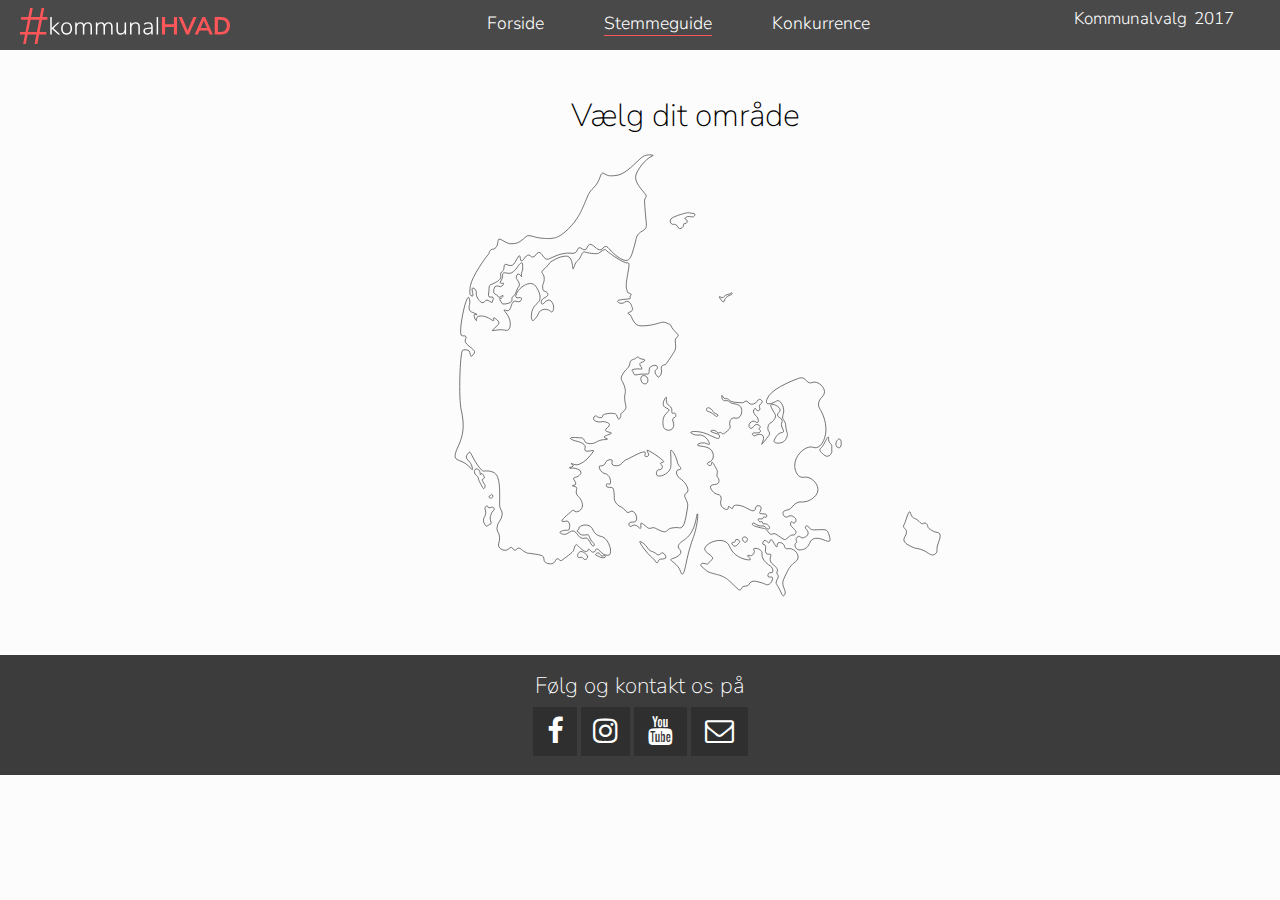
<file: eksamen/stemmeguide.html>
<!doctype html>
<html lang="da">
<head>
<title>KommunalHVAD | Stemmeguide - Kommunalvalg - Vælg dit område</title>
<meta name="description" content="KommunalHVAD - Kommunalvalg 2017 - Stemmeguide til unge - Vælg dit område og bliv guided videre til den kandidat der passer til dig.">
<meta charset="UTF-8">
<meta name="viewport" content="width=device-width, initial-scale=1">

<!-- Google Font - Nunito Sans -->
<link href="https://fonts.googleapis.com/css?family=Nunito+Sans:200,300,400,600" rel="stylesheet">
<!-- Font Awesome - Ikoneer -->
<link href="https://cdnjs.cloudflare.com/ajax/libs/font-awesome/4.6.3/css/font-awesome.css" rel="stylesheet">
<!-- Stylesheet -->
<link rel="stylesheet" href="styles.css">

<!-- forbindelse til jQuery library - til hamburger menu -->
<script 
	src="https://ajax.googleapis.com/ajax/libs/jquery/3.2.0/jquery.min.js">
</script>



</head>
<body>

<div class="grid grid-pad">
		
		<div class="col-1-1 topnav hide-on-mobile">
			<div class="col-4-12 logo"><a href="index.html"><img src="img/logo.svg" alt="KommunalHVAD"></a></div>
			<div class="col-6-12 content nav-desktop">
				<nav>
					<ul>
						<li><a href="index.html">Forside</a></li>
						<li><a class="selected" href="stemmeguide.html">Stemmeguide</a></li>
						<li><a href="konkurrence-kommunalvalg.php">Konkurrence</a></li>
					</ul>
				</nav>
			</div>
       
        <div class="col-2-12 content countdown"> 
        
				<div>
					<p id="countdown"></p>
					<p>Kommunalvalg 2017</p>


					<!-- JAVASCRIPT HERUNDER 
						Kode inspiration: https://www.w3schools.com/howto/howto_js_countdown.asp
					-->
					<script type="text/javascript">
					// Sæt den dato som uret skal tælle ned til
					var countDownDate = new Date("Nov 21, 2017 00:00:00").getTime();


					// Opdatere nedtællingen hvert sekund
					var x = setInterval(function() {


						// Denne finder det nuværende øjebliks tid
						var now = new Date().getTime();


						// Finder den distance der er mellem den nuværende tid og nedtællings datoen
						var distance = countDownDate - now;


						// Tid udregning for dage, timer, minutter og sekunder
						var days = Math.floor(distance / (1000 * 60 * 60 * 24));
						var hours = Math.floor((distance % (1000 * 60 * 60 * 24)) / (1000 * 60 * 60));
						var minutes = Math.floor((distance % (1000 * 60 * 60)) / (1000 * 60));
						var seconds = Math.floor((distance % (1000 * 60)) / 1000);


						// Viser resultatet i elementet id="countdown"
  						document.getElementById("countdown").innerHTML = days + "d " + hours + "t "
  						+ minutes + "m " + seconds + "s ";


						// Når nedtælling rammer den rigtige dato, skal den vise noget tekst
						if (distance < 0) {
							clearInterval(x);
							document.getElementById("countdown").innerHTML = "Husk at stemme i dag";
						}
					}, 1000);
					</script>
				</div>
        
        </div>
		</div>
      		<!-- Smarthpone Menu -->
       		<div class="mobile-col-1-1 mobile-header logo-mobile"><img src="img/logo.svg" alt="KommunalHVAD"></div>
				<nav class="mobile">
					<button class="hamburger-btn"></button>
						<div>
							<a href="index.html">Forside</a>
							<a class="selected" href="stemmeguide.html">Stemmeguide</a>
							<a href="konkurrence-kommunalvalg.php">Konkurrence</a>
						</div>
				</nav>
			
		<div class="col-1-1 box1-din-kommune">
				<!-- Inspiration: https://www.youtube.com/watch?v=UZs8l50gxjU&t=553s -->
				<div class="map">
					<div class="map_image">
					
					<h2>Vælg dit område</h2>
					
						<!-- HERUNDER ER SVG FILEN -->
						<svg version="1.1" xmlns="http://www.w3.org/2000/svg" xmlns:xlink="http://www.w3.org/1999/xlink" x="0px" y="0px"
						viewBox="0 0 738 662" 
						style="enable-background:new 0 0 487 435;" xml:space="preserve">

							<!-- HERUNDER ER FYN GRUPPEN -->               
							<a xlink:href="stemmeguide-kommunalvalg-fyn.html#fyn-scrolldown">        
								<g> 
								<path class="st2" d="M287.9645,561.7193c-0.7491,0.7064,2.4536,5.2527,4.6511,8.3721c3.536,5.0194,6.9119,8.6899,8.372,10.2325
									c5.6982,6.02,6.1987,4.9653,8.3721,8.3721c0.7794,1.2217,1.6922,2.8891,2.7907,2.7907c1.4839-0.1329,1.2286-3.3022,3.7209-4.6512
									c1.1563-0.6259,1.5846-0.1458,5.5814-0.9302c2.3784-0.4669,2.644-0.7188,2.7907-0.9302c1.2523-1.8054-1.6029-7.2361-4.6512-7.4418
									c-2.2988-0.1552-2.8849,2.7843-5.5814,2.7906c-2.025,0.0048-2.4663-1.6511-6.5116-3.7209
									c-2.679-1.3707-2.833-0.8223-4.6511-1.8605c-3.2883-1.8776-3.4876-4.073-6.5116-7.4418
									C293.0814,563.6744,288.6736,561.0507,287.9645,561.7193z"/>
								<path class="st2" d="M368.8943,522.6498c1.084,0.2408,0.2614,9.8615-1.8604,19.5348c-1.825,8.3201-4.0943,14.3234-4.6512,15.8138
									c-9.6481,25.825-10.498,49.4104-14.8836,49.3021c-2.2474-0.0555-1.6239-6.2391-8.372-13.0232
									c-3.953-3.9741-7.9231-5.6282-7.4418-7.4418c0.4342-1.6362,3.8269-0.8961,8.3721-3.7209c1.6631-1.0336,5.354-3.3276,5.5814-6.5116
									c0.2319-3.2474-3.3573-4.3654-3.7209-7.4418c-0.5275-4.4623,6.3096-8.156,10.2325-11.1627
									C367.661,546.1099,367.2077,522.275,368.8943,522.6498z"/>
								<path class="st2" d="M322.3829,384.9761c-2.3631,4.4509-2.0273,8.9346-1.8604,11.1627c0.2175,2.9047,0.3611,4.8212,1.8604,6.5116
									c2.143,2.4161,6.2267,3.4357,9.3023,1.8605c2.7284-1.3974,3.6196-4.3023,3.7209-4.6512c1.4181-4.8817-2.8179-8.468-0.9302-11.1627
									c1.0747-1.5342,2.8568-0.9555,3.7209-2.7907c0.7434-1.5789,0.3217-3.913-0.9302-4.6512c-1.29-0.7606-2.5993,0.6817-3.7209,0
									c-1.3972-0.8492,0.0122-3.4655-0.9302-6.5116c-1.1753-3.7987-4.5224-3.4632-6.5116-7.4418
									c-2.1091-4.2186-0.1248-8.1537-0.9302-8.3721c-1.1508-0.312-6.2015,7.4527-3.7209,12.093
									c1.9008,3.5557,6.985,2.9599,7.4418,5.5814C329.3096,378.9863,325.1581,379.749,322.3829,384.9761z"/>
								<path class="st2" d="M331.6852,450.092c0.1479-11.3306-1.2181-16.3329,0-16.7441c1.4029-0.4735,5.3647,5.4363,7.4418,11.1628
									c1.7221,4.7476,1.1933,6.7346,3.7209,10.2325c1.56,2.1588,3.2391,3.4468,2.7907,4.6512
									c-0.5938,1.5947-4.0413,0.6886-5.5814,2.7907c-1.3309,1.8166-0.3315,4.6436,0,5.5814c1.619,4.5799,5.0415,4.7817,9.3023,9.3023
									c3.8224,4.0555,7.644,10.8701,5.5814,14.8836c-1.078,2.0976-2.8278,1.6097-3.7209,3.7209
									c-1.4394,3.4024,2.327,6.5085,3.7209,12.093c0.6946,2.7828,0.1624,5.9241-0.9302,12.093
									c-2.3448,13.2381-3.6603,20.6647-8.372,22.3255c-2.2633,0.7977-2.794-0.6219-9.3023,0c-4.9945,0.4772-6.8706,1.5225-7.4418,1.8604
									c-2.7374,1.6199-2.5401,2.9957-4.6511,3.7209c-2.0886,0.7175-4.2115-0.1321-8.372-1.8605
									c-5.7847-2.4031-6.4252-3.8092-9.3023-3.7209c-2.7381,0.084-3.2422,1.3907-5.5814,0.9302
									c-1.1809-0.2325-1.8228-0.7172-5.5814-3.7209c-4.19-3.3484-4.9775-4.013-5.5814-3.7209
									c-1.5569,0.7533,0.6398,6.6428-0.9302,7.4418c-1.528,0.7776-4.001-4.6017-8.372-4.6511c-3.1872-0.036-4.8531,2.7905-6.5116,1.8605
									c-1.2618-0.7076-1.8523-3.2155-0.9302-4.6511c1.6231-2.5273,6.7848,0.0552,9.3023-2.7907
									c1.4572-1.6473,1.1291-4.0969,0.9302-5.5814c-0.5085-3.7958-3.2523-8.1151-6.5116-8.3721
									c-2.4511-0.1933-3.0766,2.0779-5.5814,1.8605c-2.4181-0.2098-2.6775-2.3997-6.5116-5.5814
									c-3.8527-3.1971-5.2993-2.4037-8.372-5.5814c-0.9351-0.967-2.6743-2.7656-3.7209-5.5814
									c-1.2986-3.4939-0.1647-4.8786-0.9302-11.1627c-0.4492-3.6876-0.6976-5.551-1.8605-6.5116
									c-2.618-2.1626-6.6685,0.3303-8.3721-1.8604c-0.8576-1.1029-0.8107-2.9947,0-3.7209c1.2503-1.12,3.9723,0.8413,4.6511,0
									c0.6369-0.7894,1.1363-3.5769,0-7.4418c-0.9412-3.2015-2.2696-4.13-3.7209-5.5814c-1.8605-1.8604-4.1654-0.9123-7.4418-3.7209
									c-2.7974-2.3979-4.991-6.5521-3.7209-8.372c0.6144-0.8805,2.0405,0.1325,4.6511-0.9302c0.7371-0.3,1.8764-0.7638,2.7907-1.8604
									c1.1642-1.3963,0.7192-2.3259,1.8605-3.7209c0.9226-1.1276,2.0826-1.5827,2.7907-1.8604c1.3086-0.5133,4.4181-1.333,5.5814,0
									c1.2101,1.3867-1.0145,3.5807,0,5.5814c1.1606,2.2887,5.7788,2.7842,9.3023,1.8604c4.5401-1.1902,5.8067-5.8529,9.3023-7.4418
									c10.2325-4.6512,25.1161-13.9534,27.9068-11.1628c1.2352,1.2352-1.3658,4.3013,0,5.5814c1.0416,0.9763,3.744,0.5123,4.6512-0.9302
									c1.5173-2.413-2.827-6.3824-1.8605-7.4418c0.9531-1.0447,21.3952,12.093,23.2557,15.8139
									c0.7183,1.4366-4.5272,1.3027-4.6512,2.7907c-0.0966,1.1598,2.2499,1.57,2.7907,3.7209c0.3132,1.2459-0.0568,2.7679-0.9302,3.7209
									c-1.5844,1.7289-3.8099,0.4774-5.5814,1.8604c-2.0149,1.5731-2.5481,5.8561-0.9302,7.4418
									c2.9546,2.8959,15.1226-1.2054,18.6046-9.3023C331.5724,457.4933,331.6211,455.0004,331.6852,450.092z"/>
							   </g>
							</a>  

								<!-- HERUNDER ER SJÆLLAND GRUPPEN -->               
								 <a xlink:href="stemmeguide-kommunalvalg-sjaelland.html#sjaelland-scrolldown">           
								   <g>
									<path class="st2" d="M382.8477,373.8134c-1.0846,0.6866-1.5333,2.5383-0.9302,3.7209c0.5088,0.9978,1.4937,0.9847,3.7209,1.8605
										c0.8567,0.3368,3.9108,1.5377,6.5116,3.7209c1.9949,1.6746,2.5347,2.9296,3.7209,2.7907c0.9262-0.1085,1.901-1.0262,1.8604-1.8605
										c-0.0667-1.3739-2.8244-1.2277-5.5814-3.7209c-2.0644-1.8669-1.5358-2.869-3.7209-4.6512
										C387.8814,375.2272,384.7056,372.6372,382.8477,373.8134z"/>
									<path class="st2" d="M390.2895,585.9052c-0.325,0.9616-1.0412,0.7305-3.7209,3.7209c-2.2475,2.5081-2.4498,3.4586-3.7209,3.7209
										c-0.9429,0.1946-1.0318-0.2871-4.6512-0.9302c-1.3961-0.248-2.0566-0.2961-2.7907,0c-0.0919,0.0371-1.6259,0.6782-1.8604,1.8605
										c-0.2065,1.0413,0.6957,1.9951,3.7209,4.6511c3.1204,2.7396,4.6807,4.1094,5.5814,4.6512
										c1.222,0.7349,2.5079,1.3373,7.4418,2.7906c6.7915,2.0005,7.0115,1.6415,10.2325,2.7907
										c4.7841,1.7068,8.1384,3.8685,9.3023,4.6511c1.4229,0.9568,2.4061,1.7583,8.372,7.4418c7.085,6.7495,9.3117,9.0614,11.1628,8.372
										c1.7317-0.6449,1.1559-3.1796,3.7209-4.6511c2.0169-1.1571,3.2029-0.0661,5.5814-0.9302c3.2107-1.1665,2.861-3.8129,5.5814-5.5814
										c3.35-2.1779,7.9704-0.8235,13.9534,0.9302c6.4102,1.879,7.5814,3.6069,10.2325,2.7907
										c4.5641-1.4051,7.1834-8.4009,5.5814-10.2325c-1.1997-1.3716-4.3583,0.6197-5.5814-0.9302
										c-1.0832-1.3727-0.0449-4.759,1.8605-5.5814c1.5096-0.6515,2.6899,0.6837,3.7209,0c1.2885-0.8544,1.1358-4.0607,0-6.5116
										c-1.4391-3.1051-3.4794-2.8895-7.4418-6.5116c-2.0144-1.8414-5.2784-4.8249-6.5116-9.3022
										c-1.0685-3.8791,0.4517-5.0153-0.9302-7.4418c-2.5134-4.4133-10.1996-5.3218-11.1627-3.7209
										c-0.4618,0.7675,0.9459,1.5732,0.9302,3.7209c-0.0166,2.2688-1.612,4.7341-3.7209,5.5814c-2.6135,1.05-5.1001-0.7526-5.5814,0
										c-0.6727,1.0521,4.2772,4.4334,3.7209,5.5814c-0.738,1.5231-11.739,0.2911-20.465-6.5116
										c-9.6783-7.545-7.4936-14.8766-14.8836-18.6046c-10.8639-5.4803-28.7455,3.725-28.8371,10.2325
										C379.0494,577.4497,391.6586,581.8542,390.2895,585.9052z"/>
									<path class="st2" d="M421.9172,561.7193c0.8445-1.1322,0.1595-2.1982,0.9302-2.7906c1.3541-1.0409,5.4426,0.7325,5.5814,2.7906
										c0.0193,0.2857-0.0216,0.8141-1.8604,2.7907c-2.2753,2.4457-3.413,3.6686-4.6512,3.7209
										c-2.6419,0.1116-5.2481-3.3702-4.6511-4.6511C417.7928,562.4498,420.6039,563.4802,421.9172,561.7193z"/>
									<path class="st2" d="M435.8707,555.2077c1.1801,0.1442,2.2452,0.8591,2.7907,1.8605c1.1568,2.1238-0.228,5.1617-1.8605,5.5814
										c-2.1546,0.554-5.6021-3.2316-4.6511-5.5814C432.6369,555.8644,434.2878,555.0143,435.8707,555.2077z"/>
									<path class="st2" d="M465.6379,560.7891c2.536,1.7623,2.9415,2.8662,3.7209,2.7906c1.4922-0.1447,1.3767-4.3242,2.7907-4.6511
										c2.415-0.5585,6.5706,10.7506,8.372,10.2325c1.04-0.2991-0.1506-4.1241,1.8605-5.5814c1.7789-1.289,5.4458-0.2786,7.4418,1.8605
										c2.0408,2.187,0.9449,4.0643,2.7907,5.5814c2.1166,1.7395,4.1753-0.2213,8.3721,0.9302c4.6949,1.2881,7.1582,5.1249,7.4418,5.5814
										c0.5616,0.9038,2.4586,3.957,1.8605,7.4418c-0.7772,4.5285-4.9081,4.7762-10.2325,11.1627
										c-2.618,3.1403-3.94,5.864-6.5116,11.1627c-3.0476,6.2794-4.5714,9.4191-4.6511,12.093
										c-0.225,7.5434,5.2831,11.7079,2.7907,16.7441c-0.2463,0.4977-0.8918,1.8019-1.8605,1.8605
										c-1.606,0.0971-2.5382-3.3243-5.5814-9.3022c-3.6334-7.1375-4.7059-6.977-4.6511-9.3023
										c0.1071-4.5492,4.261-7.2461,2.7907-10.2325c-0.5956-1.2096-1.5567-1.3353-1.8605-2.7907
										c-0.3887-1.8627,0.956-2.7579,0.9302-4.6511c-0.0203-1.4908-0.944-2.5646-2.7907-4.6511
										c-3.6631-4.139-5.2309-3.8076-6.5116-6.5116c-1.2297-2.5963-0.9536-5.3704-0.9302-5.5814
										c0.2908-2.6266,1.4896-3.5543,0.9302-4.6512c-0.918-1.7998-4.5081-0.0107-6.5116-1.8604
										c-2.9486-2.7222,0.9945-10.1358-1.8604-12.093c-1.0799-0.7404-2.1742-0.043-2.7907-0.9302
										c-1.0603-1.526,0.8576-5.4868,2.7907-5.5814C463.9633,559.8498,464.313,559.8684,465.6379,560.7891z"/>
									<path class="st2" d="M527.9632,544.045c3.4443,2.1853,6.5316,0.598,18.6046,0.9302c1.0547,0.029,2.4058,0.0828,3.7209,0.9302
										c1.9334,1.2458,2.7004,3.5053,3.7209,6.5116c0.3196,0.9417,0.7079,2.1051,0.9302,3.7209c0.3135,2.2792,0.5298,3.8514,0,4.6512
										c-2.0735,3.1296-14.71-6.8721-23.2557-2.7907c-6.1279,2.9266-4.2858,10.293-12.093,13.9534
										c-0.3394,0.1591-7.3892,3.3598-11.1627,0c-2.0753-1.8478-3.139-5.6615-1.8604-7.4418c0.6246-0.8697,1.5277-0.8638,1.8604-1.8605
										c0.4433-1.3281-0.9099-2.0881-0.9302-3.7209c-0.0289-2.3248,2.663-4.9084,4.6511-4.6511
										c1.2187,0.1577,1.1964,1.2564,2.7907,1.8604c2.2474,0.8515,4.6563-0.4358,5.5814-0.9302c1.132-0.6049,3.0228-1.6154,3.7209-3.7209
										c0.868-2.6178-0.687-5.1805-0.9302-5.5814c-1.2372-2.0389-2.7151-2.2568-2.7907-3.7209
										c-0.0604-1.1695,0.8045-2.5429,1.8605-2.7907C524.1724,538.9737,524.9767,542.1501,527.9632,544.045z"/>
									<path class="st2" d="M496.3354,517.0684c-2.7541,0.8608-5.3145,0.7358-6.5116,2.7906c-0.7862,1.3495-0.7272,3.1977,0,4.6511
										c0.7158,1.4305,2.1355,2.5917,3.7209,2.7907c2.2431,0.2815,2.7785-1.619,5.5814-1.8605c2.7626-0.238,4.9313,1.3766,5.5814,1.8605
										c1.136,0.8457,2.5727,1.9152,2.7907,3.7209c0.2541,2.1049-1.2361,4.4799-2.7907,4.6512c-1.6597,0.1829-2.5947-2.234-3.7209-1.8605
										c-1.015,0.3366-1.484,2.7075-0.9302,4.6511c0.3117,1.0941,0.8441,1.6896,3.7209,4.6511c3.1001,3.1914,3.6024,3.6532,3.7209,4.6512
										c0.2244,1.89-1.1223,4.0663-2.7907,4.6511c-1.0377,0.3638-1.3794-0.1757-2.7907,0c-1.5217,0.1895-2.4593,0.983-4.6511,2.7906
										c-2.972,2.4512-4.462,3.6776-4.6512,3.7209c-1.7847,0.4086-4.6249-1.5825-10.2325-5.5814
										c-2.4185-1.7247-3.6159-2.6841-5.5814-2.7907c-2.3947-0.1298-2.8466,1.1736-4.6511,0.9302
										c-3.2195-0.4341-3.28-4.785-7.4418-7.4418c-1.4164-0.9042-1.4701-0.4389-7.4418-1.8604
										c-10.6726-2.5405-11.1045-4.1703-11.1628-4.6512c-0.0862-0.7119,0.3302-1.5179,0.9302-1.8604
										c1.6844-0.9615,3.6731,2.3824,8.372,3.7209c3.9111,1.1141,4.727-0.5777,7.4418,0.9302c2.5931,1.4403,3.4103,3.851,5.5814,3.7209
										c0.1328-0.0079,1.4748-0.1048,1.8605-0.9302c0.8347-1.7869-2.985-6.619-6.5116-6.5116c-1.1426,0.0349-2.0963,0.5834-2.7907,0
										c-0.8508-0.7145-0.1166-2.1233-0.9302-2.7906c-0.8937-0.7331-2.2384,0.5904-3.7209,0c-1.481-0.5897-2.4625-2.8356-1.8604-3.7209
										c0.9015-1.3256,5.0239,0.8837,6.5116-0.9302c0.5764-0.7029,0.2421-1.3815,0.9302-1.8605c1.1634-0.8096,2.7502,0.6904,3.7209,0
										c0.8492-0.6039,0.9421-2.6818,0-3.7209c-0.6501-0.7172-1.4697-0.5828-5.5814-0.9302c-2.711-0.2291-3.4786-0.3824-3.7209-0.9302
										c-0.19-0.4296,0.1079-0.7291,0.9302-2.7907c0.5187-1.3005,0.7811-1.9676,0.9302-2.7906c0.1877-1.036,0.3575-1.973,0-2.7907
										c-0.7419-1.6971-3.6569-2.6562-5.5814-1.8604c-2.7521,1.1381-1.4717,5.0354-3.7209,6.5116
										c-4.0107,2.6324-12.5588-6.8223-23.2557-7.4418c-1.2434-0.072-5.2282-0.258-6.5116,1.8604
										c-0.7077,1.1682-0.222,2.423-0.9302,2.7907c-1.3744,0.7137-4.2532-3.4675-5.5814-2.7907
										c-0.9496,0.4839,0.1089,2.8317-0.9302,3.7209c-1.4863,1.2719-7.0573-0.618-9.3023-4.6512
										c-2.8969-5.2041,1.9751-9.9687-0.9302-13.9534c-2.0672-2.8353-5.0595-1.1442-9.3023-4.6512
										c-2.896-2.3938-5.8865-6.8057-4.6512-9.3023c1.6045-3.2426,9.0787-0.7101,11.1628-4.6511c0.8507-1.6088,0.6339-3.9758,0-5.5814
										c-0.6013-1.5233-1.2035-1.4127-1.8605-2.7907c-1.3738-2.8817,0.6326-4.6803,0-8.372c-0.1448-0.8448-1.0287-2.4352-2.7907-5.5814
										c-3.5735-6.3809-4.3036-6.5991-4.6511-6.5116c-1.0661,0.2683-0.2162,3.8376-1.8605,4.6511
										c-1.5386,0.7613-4.6966-1.1699-4.6511-2.7907c0.0511-1.8253,4.1203-1.6671,6.5116-4.6511c2.6122-3.2597,2.4151-9.2617,0-13.0232
										c-5.1528-8.0255-20.3745-5.8089-20.465-8.372c-0.0413-1.17,3.1035-2.3939,5.5814-2.7907
										c6.2376-0.9988,10.2666,2.9207,11.1627,1.8604c1.2579-1.4884-4.2657-12.0711-12.093-13.0232
										c-3.1465-0.3827-5.9751,0.8748-10.2325-0.9302c-0.2764-0.1172-3.9504-1.6992-3.7209-2.7907c0.3276-1.5583,8.5457-1.8083,15.8139,0
										c5.688,1.4152,10.2325,3.7209,10.2325,3.7209c0.9126,0.463,3.3991,1.549,8.3721,3.7209c2.3157,1.0114,3.6208,1.5594,4.6512,0.9302
										c1.2783-0.7805,1.7652-3.1477,0.9302-4.6512c-0.7897-1.4219-2.3206-1.2769-6.5116-2.7907
										c-2.8188-1.0182-5.6816-2.0522-5.5814-2.7907c0.1237-0.9108,4.8453-2.0364,7.4418,0c1.3963,1.0951,1.4411,2.5266,2.7907,2.7907
										c1.427,0.2792,2.1078-1.1781,3.7209-0.9302c1.4556,0.2237,1.4532,1.4952,2.7907,1.8604c1.6651,0.4547,3.4245-1.0364,6.5116-3.7209
										c2.2405-1.9483,3.3608-2.9225,3.7209-3.7209c1.4329-3.1768-1.1019-5.0778,0-9.3023c0.2603-0.9978,0.8654-3.3177,2.7907-4.6511
										c3.0636-2.1217,5.8349,0.7722,9.3023-0.9302c3.4333-1.6857,4.593-6.4264,4.6511-9.3023c0.024-1.1872,0.0832-4.1191-1.8604-6.5116
										c-1.8078-2.2252-4.5002-2.94-7.4418-3.7209c-2.8234-0.7495-2.7607-0.1996-4.6511-0.9302
										c-3.4482-1.3326-3.6897-3.1747-6.5116-3.7209c-2.4107-0.4666-3.0757,0.7151-4.6512,0c-3.0798-1.3979-3.404-7.2143-2.7907-7.4418
										c0.5452-0.2022,1.6119,4.0932,4.6512,4.6512c1.1679,0.2144,1.5004-0.33,2.7907,0c1.673,0.4279,2.1422,1.6062,3.7209,2.7907
										c1.1996,0.9001,2.3501,1.2202,4.6511,1.8604c1.7585,0.4893,3.987,0.6429,8.372,0.9302c4.2802,0.2804,6.5266,0.3011,7.4418-0.9302
										c0.1621-0.2181,0.4006-0.6345,0.9302-0.9302c1.1374-0.6351,2.5287-0.1058,2.7907,0c1.5527,0.6267,1.6989,1.817,2.7907,2.7907
										c2.2633,2.0185,6.2342,1.0048,6.5116,0.9302c4.7886-1.2871,5.2594-6.6305,8.372-6.5116c1.8823,0.0719,3.7668,2.1046,3.7209,3.7209
										c-0.0544,1.9139-2.7809,2.0214-3.7209,4.6512c-0.997,2.7892,1.313,4.786,0,6.5116c-0.8264,1.086-2.6737,1.5203-3.7209,0.9302
										c-1.2142-0.6842-0.8443-2.4593-1.8604-2.7907c-0.8836-0.2882-2.2161,0.7108-2.7907,1.8605
										c-1.0086,2.0181,0.3295,4.4773,0.9302,5.5814c1.7185,3.1584,3.375,2.8942,4.6512,5.5814c1.14,2.4005,1.2917,5.7143,0,6.5116
										c-1.4605,0.9015-3.3983-2.2587-6.5116-1.8604c-3.1576,0.4039-6.4915,4.3362-5.5814,7.4418
										c0.3265,1.1143,1.3539,2.6494,2.7907,2.7907c2.8131,0.2767,3.7422-5.1298,7.4418-5.5814
										c2.7188-0.3318,5.7122,2.1617,5.5814,3.7209c-0.1016,1.2103-2.0793,1.7848-1.8605,2.7907
										c0.1664,0.7647,1.3786,0.7515,1.8605,1.8604c0.3173,0.7303,0.1354,1.5273,0,1.8605c-1.144,2.814-10.3617,0.538-11.1628,2.7907
										c-0.3107,0.8739,0.6948,2.2901,1.8605,2.7907c2.1129,0.9073,3.6263-1.6773,7.4418-1.8604
										c0.6382-0.0306,3.9944-0.1917,5.5814,1.8604c1.545,1.9979,0.6594,5.1186,0,7.4418c-0.8768,3.0891-2.1321,4.4401-1.8605,4.6511
										c0.4336,0.3367,3.3898-3.4964,9.3023-11.1627c0.859-1.1138,2.0533-2.7071,1.8605-4.6512
										c-0.1617-1.6298-1.1519-2.0315-1.8605-3.7209c-1.1795-2.8123-0.347-6.2579,0.9302-8.372
										c1.8051-2.9881,3.7936-2.1494,6.5116-5.5814c0.9829-1.2411,2.8331-3.5773,2.7907-6.5116
										c-0.0434-3.0005-2.0236-3.7236-4.6512-9.3023c-1.6516-3.5065-2.6487-5.6236-1.8604-6.5116
										c1.8022-2.0302,12.8024,2.5151,13.0232,7.4418c0.1407,3.1418-4.1943,4.3787-3.7209,7.4418
										c0.5002,3.2365,5.5801,3.4107,6.5116,7.4418c0.4977,2.1542-0.8663,2.4792-0.9302,5.5814
										c-0.1126,5.4678,4.054,7.9001,2.7907,10.2325c-0.9084,1.677-3.0902,0.4705-6.5116,2.7907
										c-2.4482,1.6602-3.6964,3.882-4.6511,5.5814c-1.5482,2.7557-2.437,4.3377-1.8605,5.5814c1.1823,2.5505,8.2691,3.1214,13.0232,0
										c5.1674-3.3927,5.5627-9.8241,5.5814-10.2325c0.1188-2.6062-0.7701-2.1443-1.8604-8.3721
										c-0.9192-5.2503-0.4544-6.5324-1.8604-9.3023c-1.253-2.4682-2.1963-2.5816-2.7907-4.6511
										c-0.8531-2.9703,0.3747-5.2278,0.9302-7.4418c1.8347-7.3127-2.9594-16.963-7.4418-17.6743
										c-2.405-0.3817-3.0569,2.0738-9.3023,3.7209c-2.4068,0.6348-5.2137,1.3407-6.5116,0c-1.3859-1.4317-0.365-4.4885,0-5.5814
										c4.6202-13.8341,32.3456-24.7317,42.7905-28.8371c2.4243-0.9529,5.3759-2.0303,8.3721-0.9302
										c3.9625,1.4549,4.3259,5.3682,8.372,6.5116c3.0383,0.8586,4.1408-0.9787,7.4418-0.9302
										c6.1297,0.0899,13.5101,6.5891,13.9534,13.0232c0.4882,7.0853-7.7783,9.1219-8.3721,17.6743
										c-0.3437,4.9507,2.2797,6.3802,5.5814,13.9534c2.1445,4.9188,7.9775,20.2335,2.7907,34.4184
										c-0.7826,2.1401-4.2112,11.517-11.1627,13.0232c-3.0779,0.6669-4.3387-0.7526-7.4418-0.9302
										c-10.1237-0.5796-23.852,12.974-23.2557,26.9766c0.0237,0.558,0.6216,11.4003,7.4418,14.8836
										c3.9445,2.0146,6.204-0.3558,11.1628,0.9302c7.2977,1.8926,14.929,10.2751,13.9534,18.6046
										c-1.1637,9.9352-13.96,14.5636-14.8836,14.8836c-7.431,2.5748-10.0425-0.7794-15.8139,2.7907
										C502.1982,511.0446,502.1974,515.2362,496.3354,517.0684z"/>
									<path class="st2" d="M568.8932,417.534c2.6505,0.9041,3.1096,10.6139,0,12.093c-1.2522,0.5956-2.8907-0.235-3.7209-0.9302
										c-2.129-1.7829-1.9798-5.2196-0.9302-7.4418C565.1753,419.2791,567.4047,417.0263,568.8932,417.534z"/>
									<path class="st2" d="M553.0793,414.7433c0.8527,0.2658-0.5834,3.2025,0.9302,6.5116c1.2168,2.6602,3.0974,2.8444,3.7209,5.5814
										c0.159,0.698,0.0242,0.6315,0,3.7209c-0.0353,4.4884,0.2498,4.5323,0,5.5814c-0.5629,2.3637-2.7205,5.1232-5.5814,5.5814
										c-2.7641,0.4427-4.9097-1.4671-7.4418-3.7209c-1.9644-1.7485-3.9766-3.5396-3.7209-5.5814
										c0.1861-1.4858,1.3625-1.4231,3.7209-4.6512c1.1614-1.5897,1.9568-3.0841,2.7907-4.6511
										c1.0823-2.0336,1.0059-2.2043,1.8604-3.7209C550.1909,417.9171,552.1437,414.4517,553.0793,414.7433z"/>
									<path class="st2" d="M667.4973,519.8591c1.5313,0.3767,0.4661,4.072,3.7209,7.4418c2.0403,2.1123,2.9677,1.1872,6.5116,3.7209
										c4.1763,2.9859,4.997,5.7783,7.4418,5.5814c1.4928-0.1202,2.0527-1.231,3.7209-0.9302c1.6434,0.2963,2.642,1.6525,2.7906,1.8604
										c0.7609,1.0646,0.7853,2.0753,0.9302,2.7907c0.5069,2.5029,3.028,4.055,5.5814,5.5814c6.8815,4.1137,9.5982,2.2336,11.1628,4.6511
										c2.9597,4.5734-3.7209,14.6873-3.7209,21.3953c0,1.8604,0.3809,3.2746-0.9302,5.5814c-1.1329,1.9932-3.3478,2.6812-3.7209,2.7906
										c-4.0439,1.1864-7.069-2.4153-13.0232-5.5814c-8.3829-4.4576-10.4578-1.6102-19.5348-6.5116
										c-4.8047-2.5944-8.6925-4.6938-9.3022-8.372c-0.7205-4.3457,3.8968-6.2967,3.7209-12.093
										c-0.1302-4.2927-6.0786-5.3729-3.7209-9.3023C661.916,533.8125,664.816,519.1994,667.4973,519.8591z"/>
								   </g>
								</a>     

							<!-- HERUNDER ER JYLLAND GRUPPEN -->            
							  <a xlink:href="stemmeguide-kommunalvalg-jylland.html#jylland-scrolldown">    
							   <g>
								<path class="st2" d="M48.9423,225.9072c-0.191,3.4576-1.6626,4.991-0.9302,8.3721c0.1803,0.8323,0.5494,2.439,1.8605,3.7209
									c0.855,0.836,1.5588,0.9944,3.7209,1.8605c2.7846,1.1154,5.68,2.4803,5.5814,2.7907c-0.0935,0.2941-2.6783-0.9781-3.7209,0
									c-1.7398,1.6322,1.7788,8.6267,2.7907,8.3721c0.6144-0.1546-0.4925-2.7811,0.9302-4.6511
									c2.4987-3.2841,10.4399-1.1334,11.1627-0.9302c6.8341,1.9209,10.9734,6.6045,12.093,5.5814c0.7573-0.692-0.8086-3.1344,0-3.7209
									c0.8115-0.5886,3.1106,1.3468,3.7209,1.8605c1.6053,1.3513,3.9269,3.3055,3.7209,5.5814
									c-0.0962,1.0632-0.7022,1.7339-2.7907,3.7209c-4.951,4.7105-6.7665,5.9089-6.5116,6.5116
									c0.3264,0.7716,3.6045-0.477,8.3721-0.9302c8.6191-0.8193,11.132,2.0043,13.9534,0c3.6592-2.5995,3.3123-10.1051,1.8605-14.8836
									c-2.2829-7.5138-8.3915-11.8858-7.4418-13.0232c0.6365-0.7623,2.9823,1.6781,5.5814,0.9302
									c4.6992-1.3522,3.3755-11.1559,8.3721-13.0232c3.101-1.1589,5.6703,1.8475,8.372,0c1.6253-1.1114,2.5858-3.4922,1.8605-4.6511
									c-1.1784-1.8826-5.9662,0.7999-7.4418-0.9302c-2.0109-2.3578,2.7842-12.1448,11.1627-16.7441
									c1.9598-1.0758,7.9007-4.337,13.0232-1.8605c2.6635,1.2877,3.9324,3.5594,5.5814,6.5116
									c1.7492,3.1316,4.6719,8.364,3.7209,13.9534c-1.1659,6.853-6.8563,6.611-10.2325,14.8836c-2.8404,6.9599-2.0907,15.1631,0,15.8139
									c0.9248,0.2878,2.0403-0.9243,3.7209-2.7907c5.0575-5.6169,4.0101-8.7309,7.4418-11.1627
									c3.0834-2.185,7.8497-2.4494,11.1627-0.9302c2.6862,1.2317,3.314,3.1301,4.6511,2.7907
									c2.1021-0.5336,3.2381-5.9074,1.8605-10.2325c-0.2284-0.7171-1.9948-6.0168-5.5814-6.5116
									c-4.4555-0.6147-7.971,6.7029-10.2325,5.5814c-1.0022-0.4971-1.2505-2.3998-0.9302-3.7209
									c0.6825-2.8158,2.469-4.1159,5.5814-5.5814c6.4734-3.0479,2.907-7.6987,0-8.3721c-3.9717-0.9201-3.3433-3.6888-3.7209-6.5116
									c-0.339-2.5341,0.8428-3.0125,1.8605-7.4418c0.1436-0.6252,0.8234-3.7575,0-7.4418c-0.8498-3.8024-3.5215-4.2921-2.7907-6.5116
									c1.1381-3.4564,8.9711-7.6714,10.8397-12.004c0.3361-0.7794,0.9512-1.402,1.6818-1.834c2.9538-1.7467,9.9786-5.7636,13.5249-6.627
									c5.2925-1.2886,9.1977-2.1806,12.093,0c2.0535,1.5466,2.9203,4.1276,3.7209,6.5116c1.6247,4.8379,0.9836,10.0827,1.8605,10.2325
									c0.6941,0.1186,1.3268-3.823,3.7209-8.3721c1.7463-3.3181,3.6358-2.9057,5.5814-6.5116c3.5386-6.5584,3.161-7.401,4.6511-8.3721
									c2.1726-1.4158,2.0681-0.2462,9.3023,0.9302c8.0117,1.3029,11.1627,0.9302,13.0232,0c0.832-0.416,8.372-6.5116,9.3023-4.6511
									c0.416,0.832,24.1859,19.5348,31.6277,18.6046c5.3822-0.6728-6.5116,31.6277-0.9302,39.0696
									c-0.0155,0.1122-0.0136,0.6873-0.0089,1.3345c0.0056,0.7739,0.5753,1.4314,1.3388,1.5582
									c1.7084,0.2838,2.1152,0.8296,2.391,0.8282c0.5912-0.003,1.2822,0.4941,1.5798,1.0048c0.8554,1.4676-1.5798,2.716-1.5798,2.716
									c0.0149,0.8707,1.1768,3.5639,0,3.721c-9.3179,1.2437-16.7441,0.9302-17.6743,3.7209c-0.0995,0.2986,2.4742,2.8214,5.5814,2.7907
									c4.295-0.0425,4.9418-2.7956,7.4418-2.7907c3.6836,0.0073,5.6436,2.0845,7.4418,7.4418c0.4984,1.4848,2.2459,4.2543-0.9302,6.5116
									c-2.1438,1.5235-4.5114,1.6988-4.6511,2.7907c-0.1381,1.0784,3.011,1.6076,3.7209,2.7907
									c2.7907,4.6511,4.6512,14.8836,14.8837,14.8836c23.4225,0,27.9068-8.3721,36.2789-3.7209
									c3.1364,1.7424,4.2602,0.6381,5.5814,3.7209c2.7907,6.5116,10.8791,11.7762,10.2325,13.9534
									c-0.4648,1.5649-0.8691,1.0464-2.7907,2.7907c-3.8111,3.4594,1.8604,12.093-2.7907,19.5348
									c-0.2948,0.4717-8.372,13.0232-11.1627,16.7441c-2.0663,2.755-5.1846,1.4221-6.5116,3.7209
									c-1.918,3.3225,0.9863,6.4397-0.9302,11.1627c-0.8741,2.1541-3.8327,5.3578-4.6512,3.7209
									c-0.9302-1.8605-4.1151-3.6588-3.7209-7.4418c0.442-4.2413,4.6512-1.8604,2.7907-7.4418
									c-0.5972-1.7915-6.1191-1.6967-9.3023,0.9302c-3.5898,2.9625,0.0596,10.6608-4.6511,10.2325
									c-10.2325-0.9302-16.7441,1.8604-17.6743,0.9302c-2.6311-2.6311-0.9302-3.7209-3.7209-6.5116
									c-0.9302-0.9302,6.106-1.9152,8.372-1.8605c3.4093,0.0824,5.0611,0.7909,5.5814,0c0.938-1.4257-3.7746-4.7254-2.7907-7.4418
									c0.7899-2.1808,5.9995-2.1847,6.5116-3.7209c0.9302-2.7907-0.9302-1.8604-4.6511-2.7907
									c-2.9917-0.7479-3.6964-2.8064-4.6512-2.7907c-1.5766,0.0259-1.7553,1.2446-4.6511,2.7907
									c-2.6411,1.4101-3.3003,0.8277-4.6512,1.8604c-2.171,1.6598-1.4877,3.9434-2.7907,7.4418
									c-1.5602,4.1889-3.7006,4.0313-7.4418,9.3023c-2.7617,3.891-4.7574,7.6414-3.7209,10.2325
									c1.8604,4.6511,4.6334,7.2532,5.5814,15.8138c0.4397,3.9704-0.9084,3.2585-0.9302,9.3023
									c-0.035,9.707,3.4363,13.2499,0.9302,16.7441c-2.0596,2.8716-3.7209,4.6512-5.5814,5.5814
									c-1.4911,0.7455-0.3603,2.4852-0.9302,4.6512c-0.4055,1.5409-1.5567,3.7236-2.7907,3.7209
									c-1.7912-0.004-1.8605-6.5116-4.6511-7.4418c-6.2139-2.0713-16.9877,0.3804-17.6743,1.8604
									c-0.47,1.0131-0.0707,2.0109-0.9302,2.7907c-1.6661,1.5116-5.3301,0.0999-5.5814,0c-2.2214-0.8828-2.55-2.0177-3.7209-1.8604
									c-1.6366,0.2199-3.242,2.7391-2.7907,4.6512c0.6229,2.639,5.0039,3.4439,6.5116,3.7209c4.1505,0.7625,5.2822-0.7811,9.3023,0
									c0.8008,0.1556,5.9967,1.1652,6.5116,3.7209c0.6279,3.1172-6.2641,5.7748-5.5814,8.372c0.6864,2.6113,8.2604,2.2338,8.372,3.7209
									c0.1318,1.7552-10.337,3.3813-10.2325,5.5814c0.0623,1.3121,4.7739,1.9496,4.6511,2.7907
									c-0.1053,0.7213-3.8949,0.791-5.5814,0.9302c-9.2372,0.7628-10.8888,5.8922-18.6045,5.5814
									c-1.6098-0.0648-5.4447-0.2194-7.4418-2.7907c-1.0727-1.381-0.7286-2.3178-1.8604-3.7209
									c-1.7745-2.1997-4.7435-1.5988-7.4418-1.8604c-4.9232-0.4774-11.0419-0.5553-11.1627,0.9302
									c-0.074,0.9098,2.1236,1.7846,4.6511,2.7907c4.5439,1.8087,5.9028,1.1386,9.3023,2.7907
									c1.9205,0.9333,5.3083,2.1276,6.5116,4.6511c1.4085,2.9538-1.2173,4.8224,0,6.5116c2.365,3.2817,13.4101-1.265,12.093,0.9302
									c-5.5814,9.3023-15.8139,18.6046-23.2557,19.5348c-3.2627,0.4078-8.2094-2.3051-8.3721-1.8605
									c-0.117,0.3198,4.1655,2.6313,2.7907,3.7209c-2.9298,2.3221-4.5602,1.0901-4.6511,1.8605c-0.0051,0.043,0,0,0,0.9302
									c0,0.1468,1.9377,0.0143,1.8658,0.0132c-0.9356-0.0132,0.3702,0.0103,0.9249-0.0132c0,0,0.8007-0.0339,2.7907,0
									c1.5315,0.0262,9.6013,1.543,10.2325,5.5814c0.3503,2.2408-2.3562,4.4735-3.7209,5.5814
									c-2.8613,2.3227-5.6805,1.1352-6.5116,2.7907c-1.1515,2.2938,3.8192,5.4539,2.7907,8.372
									c-0.9771,2.7721-4.6511,0.9302-4.6511,2.7907c0,0.5361,3.6356-0.3398,5.5814,1.8604c1.5809,1.7878-0.8342,4.2657,0,8.3721
									c0.8614,4.2405,3.9428,4.0887,6.5116,9.3023c0.7611,1.5448,3.6263,7.3598,0.9302,12.093
									c-1.4681,2.5774-4.4495,4.5958-7.4418,4.6511c-2.65,0.049-4.0261-3.4156-5.5814-1.8605
									c-1.8605,1.8605-14.8837,12.093-14.8837,14.8837c0,1.5275,4.6511,0,7.4418,0c2.3104,0,4.2138,5.2774,3.7209,7.4418
									c-0.6164,2.7065-0.4975,5.9636-2.7907,5.5814c-5.5814-0.9302-11.2763,2.0421-11.1627,2.7907
									c0.1784,1.176,5.5948,4.4702,10.2325,1.8604c4.7381-2.6663,5.5387-3.9976,8.372-3.7209c5.7141,0.558,6.395,9.0849,13.0232,10.2325
									c3.2598,0.5644,4.4686-1.2602,6.5116,0c3.552,2.1911,4.8932,7.6839,7.4418,10.2325c0.9302,0.9302,3.5637,1.1647,2.7907-1.8604
									c-0.4483-1.7542-2.9318-2.68-5.5814-7.4418c-1.8418-3.3101-1.1938-4.6428-2.7907-5.5814c-2.2146-1.3016-4.1182,0.8754-8.372,0
									c-1.8926-0.3895-4.5829-1.4516-4.6511-2.7907c-0.0849-1.665-2.5732-1.7674-2.7907-2.7906
									c-0.2739-1.2888,3.7209-1.8605,2.7907-3.7209c-0.6552-1.3103,0.3928-2.0568,3.7209-3.7209
									c1.8605-0.9302,7.9818-2.144,12.093,0.9302c4.6523,3.479,3.3431,7.2996,8.372,11.1627c3.6767,2.8243,7.4418,2.7907,9.3023,3.7209
									c9.4132,4.7067,13.3706,21.821,9.3023,25.1161c-2.4285,1.967-7.7948-0.6425-8.3721-0.9302
									c-5.3655-2.674-6.0856-7.4642-9.3023-7.4418c-2.6042,0.0181-0.508,4.2109-5.5814,4.6511
									c-2.3637,0.2051-5.7115-6.121-6.5116-3.7209c-1.8604,5.5814-6.1182,1.6643-7.4418,0.9302c-7.1241-3.951-9.882-14.8972-13.0232,0
									c-0.6308,2.9919-13.3648,11.5038-16.9138,14.4354c-0.5509,0.4551-1.3914,0.4013-2.0005,0.0277
									c-1.4463-0.887-2.8919-2.8317-4.3414-2.3701c-2.5141,0.8007-2.2134,3.7025-4.6511,5.5814
									c-3.4865,2.6873-10.4651,1.6565-13.0232-1.8605c-1.7285-2.3764-0.1224-4.0782-1.8605-6.5116
									c-1.3352-1.8694-3.4421-2.4879-11.1627-3.7209c-10.818-1.7277-10.0998-1.0594-12.093-1.8605
									c-6.5345-2.6261-8.5789-7.528-12.093-6.5116c-2.2137,0.6403-2.7123,2.9644-4.6511,2.7906
									c-2.1786-0.1952-2.3805-3.2043-4.6511-3.7209c-2.5585-0.582-3.761,2.9064-7.4418,3.7209
									c-3.6794,0.8143-8.4546-1.349-10.2325-4.6511c-1.9713-3.6613,1.1357-6.1341,0.9302-13.0232
									c-0.2118-7.1019-3.5949-7.1931-3.7209-13.0232c-0.1816-8.4016,6.7895-10.728,7.4418-19.5347
									c0.3789-5.1158-3.7209-7.8154-3.7209-13.0232c0-18.6046,1.8888-42.4419-9.3023-46.5114
									c-10.2325-3.7209-12.525,0.4982-15.8139-2.7907c-11.1627-11.1627-15.4182-27.3723-17.6743-25.1161
									c-7.4418,7.4418-2.7907,9.3023,0.9302,13.9534c3.8331,4.7914,4.406,12.3094,2.7907,10.2325
									c-13.0232-16.7441-25.6885-9.5131-23.2557-21.3952c2.7354-13.3599,17.0105-25.2415,8.372-62.3253
									c-3.8512-16.5324-1.8605-79.0694,1.8605-83.7205c1.1199-1.3999,8.3721-0.9302,9.3023,0.9302
									c1.3155,2.6311,2.0254,7.6305,2.7907,7.4418c0.6277-0.1548,5.3119-3.2079,4.6511-6.5116
									c-0.9302-4.6511-12.492-9.1596-13.0232-14.8836c-0.3285-3.5398,2.2735-4.7887,0.9302-6.5116
									c-1.3844-1.7756-5.434,0.0254-6.5116-1.8604c-3.7209-6.5116,6.0245-53.7839,10.2325-53.023
									C48.244,218.6755,49.1122,222.8311,48.9423,225.9072z"/>
								<path class="st2" d="M200.5694,580.3239c-0.0596,0.3821-0.3892,2.7894,0.9302,3.7209c1.51,1.066,3.4404-1.0288,5.5814,0
									c1.6082,0.7728,1.357,2.3575,2.7907,2.7906c1.6519,0.4991,4.1544-0.9491,4.6511-2.7906c0.7274-2.6968-3.0743-5.3932-4.6511-6.5116
									c-1.6216-1.1501-2.9077-2.0623-4.6511-1.8605C202.9283,575.9382,200.931,578.0037,200.5694,580.3239z"/>
								<path class="st2" d="M225.6856,580.3239c0.1264,0.6546,1.0976,0.6916,3.7209,1.8605c2.6109,1.1633,2.3951,1.4591,3.7209,1.8605
									c2.6832,0.8122,6.0808,0.3616,6.5116-0.9302c0.2119-0.6354-0.2738-1.535-0.9302-1.8605c-1.1618-0.576-2.1279,1.0087-3.7209,0.9302
									c-2.5616-0.1262-2.9923-4.3683-5.5814-4.6511C227.5404,577.3293,225.4846,579.2839,225.6856,580.3239z"/>
								<path class="st2" d="M290.8015,329.1624c-2.6404,2.1305-1.529,8.4017,1.8605,10.2325c1.2639,0.6827,3.1847,0.9316,4.6511,0
									c2.398-1.5234,1.918-5.1467,1.8605-5.5814c-0.0932-0.7032-0.4348-3.282-2.7907-4.6512
									C294.6829,328.1744,292.2455,327.9973,290.8015,329.1624z"/>
								<path class="st2" d="M399.6382,217.5351c-0.3754,0.4354,0.732,1.9224,2.7907,4.6511c1.9836,2.6292,2.4112,2.8332,2.7907,2.7907
									c1.0437-0.1169,0.9831-2.0154,2.7907-4.6511c0.5561-0.8109,1.7199-2.508,3.7209-3.7209c2.6868-1.6287,4.7826-1.1114,5.5814-2.7907
									c0.3299-0.6935,0.3671-1.6114,0-1.8605c-0.5359-0.3636-1.482,1.0041-3.7209,1.8605c-1.7573,0.6722-2.0215,0.1537-3.7209,0.9302
									c-1.3545,0.619-2.3596,1.4843-2.7907,1.8605c-1.3387,1.1679-1.1848,1.5074-1.8605,1.8605
									C403.0826,219.5821,400.1925,216.8923,399.6382,217.5351z"/>
								<path class="st2" d="M339.1734,104.0473c2.4156-1.01,4.4011-1.6036,8.372-2.7907c5.9459-1.7775,7.3958-1.8587,8.372-1.8605
									c1.4503-0.0027,0.5046,0.1722,6.5116,0.9302c1.5675,0.1978,2.4622,0.2907,2.7907,0.9302
									c0.4894,0.9529-0.4115,2.8596-1.8604,3.7209c-2.3964,1.4246-4.5224-1.062-8.3721,0c-2.0375,0.5621-3.873,1.9293-3.7209,2.7907
									c0.1437,0.8136,1.9477,0.5339,2.7907,1.8605c0.8451,1.3297,0.3815,3.7337-0.9302,4.6511c-1.344,0.94-3.0703-0.0358-3.7209,0.9302
									c-0.3598,0.5342,0.0228,1.0485,0,1.8605c-0.0634,2.2635-3.2256,5.0316-5.5814,4.6511c-2.537-0.4097-2.1519-4.1502-5.5814-5.5814
									c-2.4272-1.013-3.8032,0.3671-5.5814-0.9302c-1.5787-1.1519-2.3974-3.6283-1.8605-5.5814
									C331.4348,107.3245,334.0229,106.2007,339.1734,104.0473z"/>
								<path class="st2" d="M73.1283,511.487c1.2348,0.1427,1.2178,2.3485,2.7907,2.7907c1.2706,0.3572,1.8866-0.9119,3.7209-0.9302
									c1.3394-0.0133,3.2407,0.6411,3.7209,1.8605c0.7648,1.942-2.8401,3.3734-4.6511,8.3721
									c-0.4896,1.3513-1.4921,4.1185-0.9302,7.4418c0.4781,2.8278,1.8058,4.3837,0.9302,5.5814
									c-0.7271,0.9945-2.0094,0.4235-3.7209,1.8605c-1.1766,0.9879-1.1368,1.7332-1.8605,1.8605
									c-1.6674,0.2932-3.5452-3.371-3.7209-3.7209c-0.39-0.7763-2.0201-4.0214-0.9302-7.4418c0.5057-1.5873,1.0545-1.509,1.8605-3.7209
									c0.3261-0.8948,0.9246-2.5793,0.9302-4.6511c0.0093-3.4235-1.61-4.306-0.9302-6.5116
									C70.7926,512.8016,72.0822,511.3661,73.1283,511.487z"/>
								<path class="st2" d="M56.3842,460.3245c-1.7165,1.4477-1.0546,4.6819,0,6.5116c1.1281,1.9572,2.2817,1.5719,3.7209,3.7209
									c1.1509,1.7185,0.6655,2.3416,1.8605,5.5814c0.4202,1.1392,1.2104,2.6199,2.7907,5.5814c2.819,5.2827,3.2889,5.6169,3.7209,5.5814
									c1.0933-0.0901,2.2573-2.5743,1.8605-4.6512c-0.3088-1.6157-1.331-1.7749-2.7907-4.6511
									c-0.8283-1.6322-1.3956-2.7878-0.9302-3.7209c0.5971-1.1971,2.2381-0.7133,2.7907-1.8604
									c0.4895-1.0163-0.3533-2.3198-1.8605-4.6512c-1.1378-1.76-1.5932-1.8757-1.8605-1.8604c-0.9743,0.0555-1.3852,1.961-1.8605,1.8604
									c-0.497-0.1051-0.0203-2.1836-0.9302-4.6511c-0.3421-0.9278-0.7595-2.0597-1.8605-2.7907
									C59.7047,459.441,57.6046,459.2952,56.3842,460.3245z"/>
								<path class="st2" d="M79.6399,495.6732c0.8534,0.0627,1.6973,0.9129,1.8605,1.8605c0.2405,1.3964-1.0976,2.4202-1.8605,2.7907
									c-0.195,0.0947-1.6508,0.7747-2.7907,0c-0.5792-0.3936-1.1145-1.1884-0.9302-1.8605c0.1018-0.3714,0.379-0.5439,0.9302-0.9302
									C79.053,495.9888,79.0642,495.6309,79.6399,495.6732z"/>
								<path class="st2" d="M225.6856,61.2569c7.7488-9.8471,6.7233-19.4428,11.1988-17.1994c6.4755,3.246,6.1294,3.9351,15.7778,3.246
									c13.0232-0.9302,21.2364-10.3841,36.744-24.651c6.9513-6.3952,14.9882-4.3704,16.279-4.186
									c0.6267,0.0895,1.2327,0.3807,1.0158,0.4717c-12.1785,5.1096-22.411,20.9235-24.2715,27.4351
									c-2.8322,9.9127,8.372,20.465,13.9534,27.9068c2.1249,2.8333-2.0096,4.2146-1.8604,8.372
									c0.2142,5.9704,0.64,11.2764,1.8604,24.1859c0.9707,10.2673,1.0164,12.1123,0,13.9534c-2.4311,4.4035-6.1428,3.801-10.2325,8.372
									c-3.5907,4.0132-3.1918,7.2296-5.5814,15.8139c-3.4957,12.5576-5.5989,20.1132-10.2325,21.3952
									c-6.6685,1.8451-19.6998-8.9933-25.1161-15.8139c-0.8512-1.0719-2.921-3.8158-5.5814-3.7209
									c-3.0369,0.1084-3.4703,3.7956-6.5116,4.6511c-5.5921,1.5732-10.8707-8.996-15.8139-7.4418
									c-3.4018,1.0696-2.9193,6.7096-6.5116,7.4418c-3.303,0.6733-5.4647-3.7375-8.372-2.7907
									c-2.4389,0.7943-1.9478,4.2339-4.6511,6.5116c-2.9956,2.5239-7.019,0.654-11.1627,0.9302
									c-13.9534,0.9302-21.3952,6.5116-26.9766,8.3721c-7.1418,2.3806-9.1694-10.4257-13.9534-9.3023
									c-3.7483,0.8802-4.606,6.5297-8.3721,6.5116c-2.5884-0.0125-3.0545-2.6854-5.5814-2.7907c-4.75-0.1979-7.756,9.0533-10.2325,8.372
									c-2.0387-0.5608-1.3199-7.1932-2.7907-7.4418c-1.9408-0.3281-5.5814,10.2325-9.3023,13.0232
									c-3.2794,2.4596-8.372-0.9302-10.2325-0.9302c-3.5222,0-0.5129,7.1153-4.6511,10.2325c-0.5733,0.4318-1.3169,0.8694-1.8605,1.8605
									c-1.1569,2.1093,0.2193,3.7597,0,5.5814c-0.5606,4.6566-7.4418,8.372-14.8836,11.1627c-1.3979,0.5242-1.8605,3.7209-1.8605,6.5116
									c0,4.7776-1.8562,8.703,0,10.2325c1.6866,1.3897,4.1097-0.526,5.5814,0.9302c1.5641,1.5476-0.9302,4.6511-0.9302,6.5116
									c0,2.2102-5.5814-2.7907-7.4418-2.7907c-2.899,0-3.0567,3.4161-5.5814,3.7209c-3.5006,0.4227-7.587-5.0867-9.3023-10.2325
									c-0.9302-2.7907,0.6228-5.0134-0.9302-7.4418c-1.2211-1.9095-3.5999-3.4071-4.6511-2.7907
									c-2.0702,1.2139,2.2776,11.1627,0,11.1627c-3.7209,0-3.4868-4.0208-3.7209-5.5814c-0.3283-2.1883,0.8428-8.7338,0.9302-9.3023
									c1.8605-12.093,21.3952-39.9998,25.1161-43.7207c1.4708-1.4708,0.7261-3.4925,2.7907-5.5814
									c2.6137-2.6444,4.039-0.8454,6.5116-2.7907c4.4375-3.4912,3.7209-9.3023,4.6511-12.093
									c1.5216-4.5647,10.4493,6.3304,19.5348,5.5814c8.0988-0.6676,10.2325-1.8605,19.5348-10.2325
									c2.0014-1.8013,5.3844-1.4544,10.2325,0c9.3023,2.7907,14.2014,2.3264,18.6046,2.7907c2.8219,0.2975,7.2235,0.0562,11.3402-0.8903
									c2.802-0.6442,7.3187-2.1655,14.7062-8.412c13.8681-11.7262,20.8217-25.7031,22.3255-28.8371
									c0.8377-1.7458,3.9384-8.3679,7.4418-16.7441c2.0092-4.8036,2.3921-5.9793,3.7209-8.372
									C219.7356,66.3835,221.332,66.7893,225.6856,61.2569z"/>
								<path class="st2" d="M91.7328,203.5817c3.9361-2.0638,4.4576-3.1404,4.6511-3.7209c0.9302-2.7907-3.8631-0.2724-4.6511-1.8605
									c-0.6792-1.3687,1.5514-2.797,2.7907-6.5116c1.2594-3.775-0.2028-4.8225,0.9302-6.5116c2.3694-3.5322,8.372,2.7907,14.8836-2.7907
									c4.8633-4.1686,6.0924-7.9529,8.372-10.2325c6.5116-6.5116,3.7209,3.7209,4.6511,6.5116
									c0.4583,1.3748-2.7907,5.5814-1.8605,9.3023c1.3155,5.2622-2.7907-4.6511-5.5814-1.8605
									c-1.1515,1.1515-1.6257,3.7577-1.7882,4.9565c-0.0524,0.3869,0.0507,0.7741,0.2878,1.0842
									c1.0679,1.3964,4.1519,5.6878,4.2911,8.8429c0.1146,2.5982-2.1294,2.5519-3.7209,7.4418
									c-1.3458,4.1351-1.9587,4.8475-2.7907,6.5116c-0.9302,1.8605-2.6791,1.5163-3.7209,3.7209
									c-0.8383,1.774,0.419,4.2322-0.9302,5.5814c-2.7907,2.7907-6.6688,3.7209-12.093,3.7209c-1.8605,0-4.6511-7.4418-4.6511-7.4418
									c0-0.9302,1.6437-0.0443,2.7907-0.9302c1.5968-1.2334,2.65-3.3129,1.8605-3.7209c-0.8395-0.4338-5.6491,4.4479-6.5116,1.8605
									c-0.9302-2.7907-4.1658-3.163-4.6511-3.7209c-1.2538-1.4412-1.8605-2.0201-1.8605-2.7907c0-0.9302,0-5.5814,1.8605-7.4418
									C86.0598,201.8129,89.2735,202.0538,91.7328,203.5817z"/>
								<path class="st2" d="M121.5001,186.8376"/>
							   </g>           
							</a>            
						</svg>    
					</div>
					
			
					
				</div>
				
				
				
			
			
		</div>
	
		
</div>
	
	
<footer>
		<div class="footer-social-icons">
			<h4 class="_14">Følg og kontakt os på</h4>
			<ul class="social-icons">
				<li><a href="https://www.facebook.com/kommunalhvad.dk/" class="social-icon" target="_blank"> <i class="fa fa-facebook"></i></a></li>
				<li><a href="https://www.instagram.com/kommunalhvad/?hl=en" target="_blank" class="social-icon"> <i class="fa fa-instagram"></i></a></li>
				<li><a href="https://www.youtube.com/watch?v=CdKRyD0TLUw" target="_blank" class="social-icon"> <i class="fa fa-youtube"></i></a></li>
				<li><a href="mailto:kommunal@hvad.dk" class="social-icon"> <i class="fa fa-envelope-o"></i></a></li>
			</ul>
		</div>
</footer>

	

	<!-- Forbindelse til JavaScript filen - for hamburger menu -->
	<script src="hamburger.js" type="text/javascript"></script>

</body>
</html>
</file>
<file: eksamen/styles.css>
/* Alle stylesheets samlet */
/* Scss Document */
/* Browser Reset */
/* http://meyerweb.com/eric/tools/css/reset/ */
html, body, div, span, applet, object, iframe,
h1, h2, h3, h4, h5, h6, p, blockquote, pre,
a, abbr, acronym, address, big, cite, code,
del, dfn, em, img, ins, kbd, q, s, samp,
small, strike, strong, sub, sup, tt, var,
b, u, i, center,
dl, dt, dd, ol, ul, li,
fieldset, form, label, legend,
table, caption, tbody, tfoot, thead, tr, th, td,
article, aside, canvas, details, embed,
figure, figcaption, footer, header, hgroup,
menu, nav, output, ruby, section, summary,
time, mark, audio, video {
  margin: 0;
  padding: 0;
  border: 0;
  font-size: 100%;
  font: inherit;
  vertical-align: baseline; }

/* HTML5 display-role reset for older browsers */
article, aside, details, figcaption, figure,
footer, header, hgroup, menu, nav, section {
  display: block; }

body {
  line-height: 1; }

ol, ul {
  list-style: none; }

blockquote, q {
  quotes: none; }

blockquote:before, blockquote:after,
q:before, q:after {
  content: '';
  content: none; }

table {
  border-collapse: collapse;
  border-spacing: 0; }

/* Scss Document */
/*
  Simple Grid
  Project Page - http://thisisdallas.github.com/Simple-Grid/
  Author - Dallas Bass
  Site - http://dallasbass.com
*/
[class*='grid'],
[class*='col-'],
[class*='mobile-'],
.grid:after {
  -webkit-box-sizing: border-box;
  -moz-box-sizing: border-box;
  box-sizing: border-box; }

/* [] : "Attribute-Selector" */
[class*='col-'] {
  float: left;
  min-height: 1px;
  padding-right: 0px;
  /* column-space ("GUTTER") */
  margin-bottom: 0px;
  /* white space under hver kasse */ }

[class*='col-'] [class*='col-']:last-child {
  padding-right: 0; }

.grid {
  width: 100%;
  max-width: 1940px;
  min-width: 748px;
  /* when using padded grid on ipad in portrait mode, width should be viewport-width - padding = (768 - 20) = 748. actually, it should be even smaller to allow for padding of grid containing element */
  margin: 0 auto;
  overflow: hidden; }

.grid:after {
  content: "";
  display: table;
  clear: both; }

.grid-pad {
  padding-top: 0px;
  padding-left: 0px;
  /* grid-space to left */
  padding-right: 0;
  /* grid-space to right: (grid-space-left - column-space) e.g. 20px-20px=0 */ }

.push-right {
  float: right; }

/* Content Columns */
.col-1-1 {
  width: 100%; }

.col-2-3, .col-8-12 {
  width: 66.66%; }

.col-1-2, .col-6-12 {
  width: 50%; }

.col-1-3, .col-4-12 {
  width: 33.3333333333333%; }

.col-1-4, .col-3-12 {
  width: 25%; }

.col-1-5 {
  width: 20%; }

.col-1-6, .col-2-12 {
  width: 16.667%; }

.col-1-7 {
  width: 14.28%; }

.col-1-8 {
  width: 12.5%; }

.col-1-9 {
  width: 11.1%; }

.col-1-10 {
  width: 10%; }

.col-1-11 {
  width: 9.09%; }

.col-1-12 {
  width: 8.33%; }

/* Layout Columns */
.col-11-12 {
  width: 91.66%; }

.col-10-12 {
  width: 83.333%; }

.col-9-12 {
  width: 75%; }

.col-5-12 {
  width: 41.66%; }

.col-7-12 {
  width: 58.33%; }

/* Pushing blocks */
.push-2-3, .push-8-12 {
  margin-left: 66.66%; }

.push-1-2, .push-6-12 {
  margin-left: 50%; }

.push-1-3, .push-4-12 {
  margin-left: 33.33%; }

.push-1-4, .push-3-12 {
  margin-left: 25%; }

.push-1-5 {
  margin-left: 20%; }

.push-1-6, .push-2-12 {
  margin-left: 16.667%; }

.push-1-7 {
  margin-left: 14.28%; }

.push-1-8 {
  margin-left: 12.5%; }

.push-1-9 {
  margin-left: 11.1%; }

.push-1-10 {
  margin-left: 10%; }

.push-1-11 {
  margin-left: 9.09%; }

.push-1-12 {
  margin-left: 8.33%; }

/* Vertikal Smartphone - stylesheet */
@media handheld, only screen and (max-width: 767px) {
  .grid {
    width: 100%;
    min-width: 0;
    margin-left: 0;
    margin-right: 0;
    padding-left: 0px;
    /* grid-space to left */
    padding-right: 0px;
    /* grid-space to right: (grid-space-left - column-space) e.g. 20px-10px=10px */ }

  [class*='col-'] {
    width: auto;
    float: none;
    margin: 0px 0;
    padding-left: 0;
    padding-right: 0px;
    /* column-space */ }

  [class*='col-'] [class*='col-'] {
    padding-right: 0; }

  /* Mobile Layout */
  [class*='mobile-col-'] {
    float: left;
    margin: 0 0 0px;
    padding-left: 0;
    padding-right: 0px;
    /* column-space */
    padding-bottom: 0; }

  .mobile-col-1-1 {
    width: 100%; }

  .mobile-col-2-3, .mobile-col-8-12 {
    width: 66.66%; }

  .mobile-col-1-2, .mobile-col-6-12 {
    width: 50%; }

  .mobile-col-1-3, .mobile-col-4-12 {
    width: 33.33%; }

  .mobile-col-1-4, .mobile-col-3-12 {
    width: 25%; }

  .mobile-col-1-5 {
    width: 20%; }

  .mobile-col-1-6, .mobile-col-2-12 {
    width: 16.667%; }

  .mobile-col-1-7 {
    width: 14.28%; }

  .mobile-col-1-8 {
    width: 12.5%; }

  .mobile-col-1-9 {
    width: 11.1%; }

  .mobile-col-1-10 {
    width: 10%; }

  .mobile-col-1-11 {
    width: 9.09%; }

  .mobile-col-1-12 {
    width: 8.33%; }

  /* Layout Columns */
  .mobile-col-11-12 {
    width: 91.66%; }

  .mobile-col-10-12 {
    width: 83.333%; }

  .mobile-col-9-12 {
    width: 75%; }

  .mobile-col-5-12 {
    width: 41.66%; }

  .mobile-col-7-12 {
    width: 58.33%; }

  .hide-on-mobile {
    display: none !important;
    width: 0;
    height: 0; } }
/* Scss Document */
/* base-styles */
/* generelle styles */
body {
  font-family: 'Nunito Sans', futura, helvetica, arial, sans-serif;
  font-weight: 300;
  background: #FCFCFC; }

h1 {
  font-size: 3.5em;
  font-weight: 200; }

h2 {
  font-size: 2em;
  font-weight: 200; }

.topnav {
  z-index: 999;
  top: 0;
  position: fixed;
  height: 50px;
  background: #3c3c3c;
  opacity: 0.93;
  max-width: 1940px;
  margin: 0 auto; }

.logo img {
  width: 210px;
  padding-left: 20px;
  padding-top: 8px; }

.logo-mobile {
  display: none; }

.nav-desktop {
  height: 50px; }

.nav-desktop ul {
  display: inline-flex; }

.nav-desktop li {
  list-style: none;
  padding-right: 0px;
  padding-left: 0px;
  margin-left: 60px; }

.nav-desktop a {
  text-decoration: none;
  color: white;
  font-size: 1.1em; }

.nav-desktop a:hover {
  color: #FF4A4D;
  transition: 0.4s; }

.nav-desktop li .selected {
  color: white;
  border-bottom: 1px solid #FF4A4D; }

.nav-desktop li .selected:hover {
  color: #FF4A4D;
  transition: 0.4s; }

.nav-desktop {
  padding-top: 15px; }

.nav-mobile {
  display: none; }

.mobile {
  display: none; }

.countdown {
  padding-left: 7px;
  text-align: left;
  font-size: 17px;
  font-family: 'Nunito Sans', futura, helvetica, arial, sans-serif;
  word-spacing: 3px;
  color: white;
  height: 50px;
  padding-top: 10px; }

#countdown {
  color: white; }

.countdown p {
  text-align: left;
  font-size: 1em; }

.countdown h2 {
  font-size: 0.885em;
  text-align: left;
  padding-left: 1px; }

.video {
  margin-top: 0px; }

/* index.html */
.box1 {
  height: 600px;
  color: black;
  background: #FF4A4D;
  margin-top: 50px;
  padding-top: 30px;
  margin-bottom: 0px; }

.box1 h1, h2 {
  text-align: center; }

.box1 h1 {
  font-size: 2em; }

.box1 p {
  font-size: 1.5em;
  font-weight: 200;
  text-align: left; }

.box2 {
  height: 800px;
  margin-top: 0px;
  margin-bottom: 0px;
  background: #3c3c3c;
  color: white; }

.box2 h1 {
  font-size: 2em;
  text-align: center;
  padding-top: 40px;
  font-weight: 300; }

.box2 h2 {
  text-align: center;
  padding-top: 20px; }

.box2 h3 {
  font-weight: 200;
  font-size: 1.5em;
  text-align: center;
  padding-top: 20px; }

.box2 p {
  font-size: 1em;
  margin-top: 20px;
  margin-left: 74px;
  margin-right: 66px;
  line-height: 1.3;
  font-weight: 200; }

.box2 li {
  font-size: 1em;
  margin-top: 20px;
  margin-left: 130px;
  margin-right: 60px;
  line-height: 0.8;
  font-weight: 200; }

.box2 hr {
  margin-top: 50px;
  color: red; }

.countdown2 {
  padding-bottom: 40px; }

.countdown2 h4 {
  font-size: 2.2em;
  font-weight: 200;
  text-align: center;
  margin-top: 20px;
  padding-bottom: 40px;
  color: white; }

/* --- STEMMEGUIDE.HTML --- */
.box1-din-kommune {
  height: 655px;
  text-align: center; }

.box1-din-kommune h2 {
  margin-top: 65px;
  margin-bottom: 10px;
  font-weight: 200; }

.kommune-kategori {
  color: black;
  font-size: 1.3em;
  padding-right: 15px;
  padding-left: 15px;
  transition: 0.2s; }

.kommune-kategori:hover {
  color: #FF4A4D; }

/* --- DANMARK KORT --- */
/* BILLEDETS STORRELSE */
.map_image {
  margin-top: 100px;
  max-width: 500px;
  margin-left: 34%; }

.map_image svg {
  width: 105%; }

.map_image-din-kommune {
  margin-top: 50px;
  max-width: 500px;
  margin-left: 34%; }

.map_image-din-kommune svg {
  width: 100%;
  height: 350px; }

/* STYLE GRUPPERNES UDSEENDE HERUNDER */
/* HOVER PA GRUPPERNE HERUNDER */
.map_image g:hover {
  -webkit-fill: #3c3c3c;
  -moz-fill: #3c3c3c;
  -o-fill: #3c3c3c;
  fill: #3c3c3c;
  /* Farve nar man hover */
  -webkit-stroke: #3c3c3c;
  -moz-stroke: #3c3c3c;
  -o-stroke: #3c3c3c;
  stroke: #3c3c3c;
  /* Farve pa streger nar man hover */
  -webkit-transition: fill 0.3s;
  -moz-transition: fill 0.3s;
  -o-transition: fill 0.3s;
  transition: fill 0.3s; }

.map_image .fyn-selected {
  -webkit-fill: #3c3c3c;
  -moz-fill: #3c3c3c;
  -o-fill: #3c3c3c;
  fill: #3c3c3c;
  /* Farve nar man hover */
  -webkit-stroke: #3c3c3c;
  -moz-stroke: #3c3c3c;
  -o-stroke: #3c3c3c;
  stroke: #3c3c3c;
  /* Farve pa streger nar man hover */ }

.map_image .sjaelland-selected {
  -webkit-fill: #3c3c3c;
  -moz-fill: #3c3c3c;
  -o-fill: #3c3c3c;
  fill: #3c3c3c;
  /* Farve nar man hover */
  -webkit-stroke: #3c3c3c;
  -moz-stroke: #3c3c3c;
  -o-stroke: #3c3c3c;
  stroke: #3c3c3c;
  /* Farve pa streger nar man hover */ }

.map_image .jylland-selected {
  -webkit-fill: #3c3c3c;
  -moz-fill: #3c3c3c;
  -o-fill: #3c3c3c;
  fill: #3c3c3c;
  /* Farve nar man hover */
  -webkit-stroke: #3c3c3c;
  -moz-stroke: #3c3c3c;
  -o-stroke: #3c3c3c;
  stroke: #3c3c3c;
  /* Farve pa streger nar man hover */ }

.map_image g {
  -webkit-fill: #FCFCFC;
  -moz-fill: #FCFCFC;
  -o-fill: #FCFCFC;
  fill: #FCFCFC;
  /* Grundfarve til grupper */
  -webkit-stroke: #3c3c3c;
  -moz-stroke: #3c3c3c;
  -o-stroke: #3c3c3c;
  stroke: #3c3c3c;
  /* Farve til gruppernes streger */
  -webkit-transition: fill 0.3s;
  -moz-transition: fill 0.3s;
  -o-transition: fill 0.3s;
  transition: fill 0.3s; }

/* --- JYLLAND.HTML --- */
.box1-jylland {
  background: #FCFCFC;
  text-align: center;
  margin-bottom: 20px; }

.box2-jylland {
  text-align: left;
  height: 800px;
  background: #FF4A4D;
  margin-bottom: 0px; }

.box2-jylland h1 {
  text-align: center;
  color: white;
  padding-top: 60px;
  margin-left: 0%;
  margin-bottom: 10px; }

.box2-jylland h2 {
  text-align: left;
  color: white;
  font-weight: 400;
  line-height: 1.4;
  margin-left: 40%; }

.box2-jylland h3 {
  color: white;
  font-size: 1.5em;
  font-weight: 200;
  text-align: center;
  margin-bottom: 30px; }

.box2-jylland p {
  color: white;
  line-height: 1.6;
  transition: 0.2s;
  margin-left: 40%; }

.box2-jylland p:hover {
  color: black; }

/* --- FYN.HTML --- */
.box1-fyn {
  background: #FCFCFC;
  text-align: center;
  margin-bottom: 20px; }

.box2-fyn {
  text-align: left;
  height: 605px;
  background: #FF4A4D;
  margin-bottom: 0px; }

.box2-fyn h1 {
  text-align: center;
  color: white;
  padding-top: 60px;
  margin-left: 0%;
  margin-bottom: 10px; }

.box2-fyn h2 {
  text-align: left;
  color: white;
  font-weight: 400;
  line-height: 1.4;
  margin-left: 40%; }

.box2-fyn h3 {
  color: white;
  font-size: 1.5em;
  font-weight: 200;
  text-align: center;
  margin-bottom: 30px; }

.box2-fyn p {
  color: white;
  line-height: 1.6;
  transition: 0.2s;
  margin-left: 40%; }

.box2-fyn p:hover {
  color: black; }

/* --- SJAELLAND.HTML --- */
.box1-sjaelland {
  background: #FCFCFC;
  text-align: center;
  margin-bottom: 20px; }

.box2-sjaelland {
  text-align: left;
  height: auto;
  background: #FF4A4D;
  margin-bottom: 0px; }

.box2-sjaelland h1 {
  text-align: center;
  color: white;
  padding-top: 60px;
  margin-left: 0%;
  margin-bottom: 10px; }

.box2-sjaelland h2 {
  text-align: left;
  color: white;
  font-weight: 400;
  line-height: 1.4;
  margin-left: 40%; }

.box2-sjaelland h3 {
  color: white;
  font-size: 1.5em;
  font-weight: 200;
  text-align: center;
  margin-bottom: 30px; }

.box2-sjaelland p {
  color: white;
  line-height: 1.6;
  transition: 0.2s;
  margin-left: 40%; }

.box2-sjaelland p:hover {
  color: black; }

/* --- tilbage knap --- */
.tilbage-box {
  text-align: left; }

.tilbage {
  width: 80px;
  margin-top: 130px;
  margin-left: 5%;
  transition: 0.2s; }

.tilbage:hover {
  transform: scale(1.1); }

/* --- aarhus + odense + kobenhavn.HTML --- */
.box1-aarhus, .box1-odense, .box1-kobenhavn {
  margin-top: -50px;
  height: 420px;
  text-align: center; }

.box1-aarhus h1, .box1-odense h1, .box1-kobenhavn h1 {
  margin-top: -50px;
  margin-bottom: 20px; }

.odense, .kobenhavn {
  width: 200px; }

.aarhus {
  width: 140px; }

.aarhus-skyline-box {
  text-align: center; }

.aarhus-skyline {
  margin-bottom: -5px;
  width: 30%;
  opacity: 1; }

.odense-skyline-box {
  text-align: center; }

.odense-skyline {
  margin-bottom: -5px;
  width: 30%;
  opacity: 1; }

.kobenhavn-skyline-box {
  text-align: center; }

.kobenhavn-skyline {
  margin-bottom: -5px;
  width: 40%;
  opacity: 1; }

.box2-aarhus, .box2-odense, .box2-kobenhavn {
  height: auto;
  padding-bottom: 60px;
  text-align: center;
  background: #FF4A4D; }

.box2-aarhus img, .box2-odense img, .box2-kobenhavn img {
  width: 250px;
  border-radius: 200px;
  margin-top: 50px;
  transition: 0.2s; }

.box2-aarhus h2, .box2-odense h2, .box2-kobenhavn h2 {
  padding-top: 20px;
  padding-bottom: 20px;
  color: white; }

.box2-aarhus h4, .box2-odense h4, .box2-kobenhavn h4 {
  margin-top: 5px;
  color: white;
  font-size: 1.2em; }

.box2-aarhus h5, .box2-odense h5, .box2-kobenhavn h5 {
  margin-top: 5px;
  color: white;
  font-size: 1.1em;
  font-weight: 200;
  margin-bottom: 5px; }

.box2-aarhus h6, .box2-odense h6, .box2-kobenhavn h6 {
  margin-top: 5px;
  color: white;
  font-size: 1.2em;
  font-weight: 200;
  margin-bottom: 5px; }

.box2-aarhus p, .box2-odense p, .box2-kobenhavn p {
  line-height: 1.2;
  color: white;
  text-align: left;
  width: 300px;
  margin-left: 20%;
  margin-bottom: 5px; }

.box2-aarhus li, .box2-odense li, .box2-kobenhavn li {
  line-height: 1.2;
  color: white;
  text-align: left;
  width: 330px;
  margin-left: 20%;
  margin-bottom: 10px;
  font-weight: 300; }

/* --- Kandidat video player - Inspiration: https://codepen.io/anon/pen/jmpqXb --- */
.video-link {
  display: inline-block;
  padding: 5px 10px;
  border-radius: 4px; }

.player {
  position: fixed;
  z-index: 1;
  top: 0;
  left: 0;
  width: 100%;
  height: 100%;
  background: black;
  background: -webkit-radial-gradient(center, ellipse cover, rgba(0, 0, 0, 0.65) 0%, black 100%);
  background: -moz-radial-gradient(center, ellipse cover, rgba(0, 0, 0, 0.65) 0%, black 100%);
  background: -ms-radial-gradient(center, ellipse cover, rgba(0, 0, 0, 0.65) 0%, black 100%);
  background: radial-gradient(center, ellipse cover, rgba(0, 0, 0, 0.65) 0%, black 100%);
  opacity: 0;
  -webkit-transition: opacity 0.3s ease-in-out;
  transition: opacity 0.3s ease-in-out; }

.player__video {
  position: relative;
  top: 50%;
  left: 50%;
  width: auto;
  max-width: 75%;
  box-shadow: 0 0 50px rgba(0, 0, 0, 0.95);
  -webkit-transform: translate(-50%, -50%);
  transform: translate(-50%, -50%); }

.js--show-video {
  opacity: 1; }

.video-filler {
  display: block;
  width: 100%; }

.video-close {
  position: absolute;
  z-index: 0;
  top: 0;
  right: -55px;
  padding: 5px 10px;
  border: none;
  outline: none;
  border-radius: 0 50% 50% 0;
  cursor: pointer;
  font-size: 40px;
  color: #FF4A4D;
  background-color: #3c3c3c;
  box-shadow: 0 0 20px rgba(0, 0, 0, 0.75); }

.video-iframe {
  position: absolute;
  z-index: 1;
  top: 0;
  left: 0;
  width: 100%;
  height: 100%;
  border: 10px solid #3c3c3c;
  border-radius: 5px; }

/* --- Kandidat play knap - Inspiration: https://www.w3schools.com/howto/howto_css_image_overlay.asp --- */
.play-button-container {
  position: relative;
  width: 100%; }

.play-button-image {
  opacity: 1;
  display: block;
  width: 100%;
  height: auto;
  transition: .5s ease;
  backface-visibility: hidden; }

.play-button-middle {
  transition: .5s ease;
  opacity: 1;
  position: absolute;
  top: 85%;
  left: 50%;
  transform: translate(-50%, -50%);
  -mz-transform: translate(-50%, -50%); }

.play-button-container:hover .play-button-image {
  opacity: 0.2; }

.play-button-container:hover .play-button-middle {
  opacity: 1;
  top: 50%;
  left: 50%;
  font-size: 2em; }

.play-button-text {
  color: white;
  font-size: 3em;
  padding: 16px 32px;
  opacity: 0.8; }

/* --- filtrering - inspiration: https://www.w3schools.com/howto/howto_js_countdown.asp --- */
.filter-buttons {
  font-family: 'nunito sans', helvetica, arial, sans-serif;
  font-size: 1.1rem;
  font-weight: 300;
  text-decoration: none;
  cursor: pointer;
  display: inline-block;
  line-height: normal;
  padding: .5rem 1rem;
  margin: 0.5rem;
  height: auto;
  border: 1px solid white;
  border-radius: 30px;
  vertical-align: middle;
  -webkit-appearance: none;
  color: white;
  background-color: transparent;
  transition: 0.2s; }

.filter-buttons:hover {
  text-decoration: none;
  color: black; }

.filter-buttons:focus {
  outline: none;
  border-color: var(--darken-2);
  box-shadow: 0 0 0 3px var(--darken-3); }

.filter-box {
  padding-top: 15px; }

.active {
  color: black;
  border: solid black 1px;
  text-decoration: none;
  transform: scale(1.05); }

.hr-filter {
  margin-top: 15px;
  outline: none;
  border-top: none;
  border-bottom: solid 1px white; }

/* --- kandidat box --- */
.box {
  height: 560px;
  margin-bottom: 20px;
  padding-bottom: 50px; }

/* KONKURRENCE SIDE HERUNDER */
.text-box {
  height: 250px;
  background: #2f2f2f;
  margin-top: 50px; }

.text-box h3 {
  width: 50%;
  color: white;
  font-size: 2.5em;
  text-align: center;
  padding-left: 60px;
  padding-top: 70px; }

.text-box h1 {
  width: 50%;
  color: white;
  font-size: 4.3em;
  font-weight: bold;
  text-align: center;
  padding-left: 60px; }

#animation_container_gave {
  width: 650px;
  height: 610px;
  margin-left: 45%;
  margin-top: -135px;
  position: relative;
  overflow: hidden; }

#canvas {
  width: 650;
  height: 610;
  position: absolute;
  display: block; }

#dom_overlay_container {
  pointer-events: none;
  overflow: hidden;
  width: 650px;
  height: 610px;
  position: absolute;
  left: 0px;
  top: 0px;
  display: block; }

form {
  height: auto;
  background: #FF4A4D;
  color: white;
  padding-top: 40px; }

label {
  font-size: 0.8em;
  width: 10%;
  margin-left: 14%; }

#se_video {
  width: auto;
  font-size: 0.8em;
  padding-bottom: 0;
  margin-left: 14%;
  margin-top: 17px;
  overflow: hidden; }

#name, #email {
  width: 30%;
  height: 30px;
  margin-top: 5px;
  margin-left: 14%;
  border-radius: 5px;
  border: none;
  outline-color: #777777;
  -webkit-transition: 0.1s;
  -moz-transition: 0.1s;
  -o-transition: 0.1s;
  transition: 0.1s; }

#answer {
  width: 30%;
  height: 30px;
  margin-top: 5px;
  margin-left: 14%;
  border-radius: 5px;
  border: none;
  outline-color: #777777;
  -webkit-transition: 0.1s;
  -moz-transition: 0.1s;
  -o-transition: 0.1s;
  transition: 0.1s; }

#vote {
  min-width: 30.2%;
  margin-left: 14%;
  background-color: #2f2f2f;
  border: none;
  color: white;
  padding-top: 20px;
  padding-bottom: 20px;
  text-decoration: none;
  cursor: pointer;
  font-size: 1em;
  border-radius: 5px; }

#vote:hover {
  background-color: #3c3c3c; }

form p {
  font-size: 0.5em;
  margin-top: 10px;
  margin-left: 17.5%;
  padding-bottom: 40px; }

#wrongEmail {
  width: 45%;
  font-size: 1.5em;
  margin-left: 11%; }

#emailCheat {
  font-size: 1em;
  margin-left: 11%;
  margin-top: 50px; }

#backTo {
  min-width: 30.2%;
  margin-left: 14%;
  background-color: #2f2f2f;
  border: none;
  color: white;
  padding-top: 20px;
  padding-bottom: 20px;
  text-decoration: none;
  cursor: pointer;
  font-size: 1em;
  border-radius: 5px; }

#backTo:hover {
  background-color: #3c3c3c; }

.information1, .information2, .information3 {
  height: 360px;
  background: #FCFCFC; }

#trophy, #badge, #info {
  max-width: 40px;
  margin-top: 40px;
  margin-left: 40px; }

.information1 h1 {
  color: #C6C6C6;
  margin-top: -50px;
  padding-left: 100px;
  font-size: 1.6em;
  font-weight: 300; }

.information1 p {
  padding-left: 100px;
  margin-top: 9px;
  font-size: 0.7em;
  width: 60%;
  color: #C6C6C6;
  line-height: 15px; }

.information2 h1 {
  color: #C6C6C6;
  margin-top: -50px;
  padding-left: 100px;
  font-size: 1.6em;
  font-weight: 300; }

.information2 p {
  padding-left: 100px;
  margin-top: 9px;
  font-size: 0.7em;
  width: 60%;
  color: #C6C6C6;
  line-height: 15px; }

.information3 h1 {
  color: #C6C6C6;
  margin-top: -50px;
  padding-left: 100px;
  font-size: 1.6em;
  font-weight: 300; }

.information3 p {
  padding-left: 100px;
  margin-top: 9px;
  font-size: 0.7em;
  width: 60%;
  color: #C6C6C6;
  line-height: 15px; }

#echoText1 {
  width: 80%;
  margin-left: -5%;
  font-size: 1.5em; }

#echoText2 {
  width: 50%;
  font-size: 1em;
  margin-left: 9.8%;
  line-height: 17px; }

#stemmeguide_btn_box {
  margin-top: 40px; }

#stemmeguide_btn {
  margin-left: 14%;
  background-color: #2f2f2f;
  color: white;
  padding-left: 140px;
  padding-right: 140px;
  padding-top: 20px;
  padding-bottom: 20px;
  text-decoration: none;
  cursor: pointer;
  font-size: 1.3em;
  font-weight: 400;
  border-radius: 5px; }

#stemmeguide_btn:hover {
  background-color: #3c3c3c; }

/* KONKURRENCE PLAY BUTTON HERUNDER */
.player-button-container {
  width: 100%;
  float: left;
  margin-left: 280px;
  margin-top: -30px;
  overflow: hidden; }

.player-button-container:hover {
  opacity: 0.5; }

.player-button-container:hover {
  opacity: 0.5; }

.player-button-text {
  color: #3c3c3c;
  font-size: 2.2em;
  opacity: 0.8; }

/* Tablet - stylesheet */
@media screen and (min-width: 768px) and (max-width: 999px) {
  .col-4-12 {
    width: 33.3%; }

  .topnav {
    z-index: 999;
    top: 0;
    position: fixed;
    height: 50px; }

  .nav-desktop li {
    list-style: none;
    padding-right: 5px;
    padding-left: 5px;
    margin-left: 20px; }

  .countdown {
    text-align: left;
    font-size: 13px;
    font-family: 'Nunito Sans', futura, helvetica, arial, sans-serif;
    word-spacing: 2px;
    height: 50px;
    padding-top: 13px; }

  /* FORSIDE */
  /* --- tilbage knap --- */
  .tilbage-box {
    text-align: center; }

  .tilbage {
    width: 50px;
    margin-top: 60px;
    margin-left: 0px; }

  /* --- aarhus + odense + kobenhavn.HTML --- */
  .box1-aarhus, .box1-odense, .box1-kobenhavn {
    margin-top: 0px;
    height: 380px;
    text-align: center; }

  .box1-aarhus h1, .box1-odense h1, .box1-kobenhavn h1 {
    margin-top: 20px;
    margin-bottom: 20px; }

  .aarhus, .odense, .kobenhavn {
    width: 120px; }

  .box2-aarhus, .box2-odense, .box2-kobenhavn {
    height: auto;
    text-align: center;
    background: #FF4A4D; }

  .box2-aarhus img, .box2-odense img, .box2-kobenhavn img {
    width: 200px;
    margin-top: 50px; }

  .box2-aarhus h4, .box2-odense h4, .box2-kobenhavn h4 {
    margin-top: 5px;
    color: white;
    font-size: 1.2em; }

  .box2-aarhus h5, .box2-odense h5, .box2-kobenhavn h5 {
    margin-top: 5px;
    color: white;
    font-size: 1.1em;
    margin-bottom: 20px; }

  .box2-aarhus h6, .box2-odense h6, .box2-kobenhavn h6 {
    margin-top: 5px;
    color: white;
    font-size: 1.1em;
    margin-bottom: 20px; }

  .box2-aarhus p, .box2-odense p, .box2-kobenhavn p {
    line-height: 1.2;
    color: white;
    text-align: left;
    width: 230px;
    margin-left: 10%; }

  .box2-aarhus li, .box2-odense li, .box2-kobenhavn li {
    line-height: 1.2;
    color: white;
    text-align: left;
    width: 220px;
    margin-left: 10%; }

  /* KONKURRENCE SIDE HERUNDER */
  .text-box h3 {
    width: 50%;
    color: white;
    font-size: 2.5em;
    text-align: center;
    padding-left: 40px;
    padding-top: 70px; }

  .text-box h1 {
    width: 50%;
    color: white;
    font-size: 4.3em;
    font-weight: bold;
    text-align: center;
    padding-left: 40px; }

  #animation_container_gave {
    position: relative;
    overflow: hidden; }

  form p {
    width: 33%;
    font-size: 0.5em;
    margin-top: 10px;
    margin-left: 13.5%;
    padding-bottom: 40px; }

  #wrongEmail {
    width: 50%;
    font-size: 1.2em;
    margin-left: 10%; }

  #echoText1 {
    width: 80%;
    margin-left: -3%;
    font-size: 1.2em; }

  #echoText2 {
    width: 50%;
    font-size: 0.8em;
    margin-left: 9.6%;
    line-height: 17px; }

  /* KONKURRENCE PLAY BUTTON HERUNDER */
  .player-button-container {
    width: 100%;
    margin-left: 240px;
    margin-top: -30px;
    overflow: hidden; }

  #stemmeguide_btn_box {
    margin-top: 40px; }

  #stemmeguide_btn {
    margin-left: 8%;
    background-color: #2f2f2f;
    color: white;
    padding-left: 90px;
    padding-right: 90px;
    padding-top: 20px;
    padding-bottom: 20px;
    text-decoration: none;
    cursor: pointer;
    font-size: 1.3em;
    font-weight: 400;
    border-radius: 5px; }

  #stemmeguide_btn:hover {
    background-color: #3c3c3c; } }
/* Vertikal Smartphone - stylesheet */
@media handheld, only screen and (max-width: 767px) {
  h1 {
    font-size: 2.5em;
    font-weight: 200; }

  h2 {
    font-size: 1em;
    font-weight: 200; }

  /* Generelle styles */
  .topnav {
    display: none; }

  .mobile-header {
    text-align: center;
    background: #3c3c3c;
    height: 50px;
    padding-top: 0px;
    opacity: 0.95; }

  .mobile {
    display: block;
    position: fixed;
    top: 0;
    width: 100%;
    z-index: 50; }

  .mobile div {
    display: none; }

  .mobile a {
    display: block; }

  .mobile a {
    text-decoration: none;
    color: white;
    font-weight: 200;
    background: #3c3c3c;
    text-align: center;
    padding: 15px;
    border-bottom: solid #ddd 1px;
    opacity: 0.96; }

  nav .selected {
    color: #FF4A4D; }

  .mobile button {
    z-index: 50;
    position: absolute;
    top: 7px;
    right: 15px;
    width: 35px;
    height: 35px;
    background: url(img/hamburger-btn.svg) center no-repeat;
    border: 0px solid black;
    border-radius: 4px;
    cursor: pointer;
    transition: 0.6s ease; }

  .mobile button.expanded {
    transform: rotate(90deg); }

  .logo-mobile {
    padding-top: 5px;
    display: block;
    padding-right: 15px; }

  .logo-mobile img {
    width: 230px; }

  .countdown {
    display: none; }

  /* --- Forside.HTML --- */
  .video {
    margin-top: 0px; }

  .box1 {
    height: auto;
    color: white;
    background: #FF4A4D;
    padding-top: 20px;
    margin-left: -50%; }

  .box1 h2 {
    font-size: 1.6em;
    padding-bottom: 20px; }

  .box1 p {
    font-size: 1em;
    padding-bottom: 100px; }

  .box2 {
    height: 1050px; }

  .countdown2 {
    margin-bottom: 40px; }

  /* --- stemmeguide.HTML --- */
  .box1-din-kommune {
    height: auto; }

  .box1-din-kommune h2 {
    margin-top: 60px;
    font-size: 1.8em; }

  /* --- DANMARK KORT --- */
  /* BILLEDETS SToRRELSE */
  .map_image {
    margin-left: 10%;
    margin-right: 10%;
    padding-bottom: 50px; }

  .map_image svg {
    width: 105%; }

  /* --- JYLLAND.HTML --- */
  .box2-jylland {
    text-align: left;
    height: auto;
    margin-top: 20px; }

  .box2-jylland h1 {
    text-align: center;
    color: white;
    padding-top: 35px;
    margin-left: 0%; }

  .box2-jylland h2 {
    margin-top: 30px;
    font-size: 2.5em;
    font-weight: 400;
    color: white;
    line-height: 1.4;
    margin-left: 30%; }

  .box2-jylland p {
    font-size: 1.6em;
    color: white;
    line-height: 1.6;
    transition: 0.2s;
    margin-left: 30%;
    margin-bottom: 20px; }

  /* --- FYN.HTML --- */
  .box2-fyn {
    text-align: left;
    height: auto;
    margin-top: 20px; }

  .box2-fyn h1 {
    text-align: center;
    color: white;
    padding-top: 35px;
    margin-left: 0%; }

  .box2-fyn h2 {
    margin-top: 30px;
    font-size: 2.5em;
    font-weight: 400;
    color: white;
    line-height: 1.4;
    margin-left: 30%; }

  .box2-fyn p {
    font-size: 1.6em;
    color: white;
    line-height: 1.6;
    transition: 0.2s;
    margin-left: 30%;
    margin-bottom: 20px; }

  /* --- SJAELLAND.HTML --- */
  .box2-sjaelland {
    text-align: left;
    height: auto;
    margin-top: 20px; }

  .box2-sjaelland h1 {
    text-align: center;
    color: white;
    padding-top: 35px;
    margin-left: 0%; }

  .box2-sjaelland h2 {
    margin-top: 30px;
    font-size: 2.5em;
    font-weight: 400;
    color: white;
    line-height: 1.4;
    margin-left: 30%; }

  .box2-sjaelland p {
    font-size: 1.6em;
    color: white;
    line-height: 1.6;
    transition: 0.2s;
    margin-left: 30%;
    margin-bottom: 20px; }

  /* --- tilbage knap --- */
  .tilbage-box {
    text-align: center; }

  .tilbage {
    width: 50px;
    margin-top: 10px;
    margin-left: 0px; }

  /* --- aarhus + odense + kobenhavn.HTML --- */
  .box1-aarhus, .box1-odense, .box1-kobenhavn {
    margin-top: 0px;
    height: 380px;
    text-align: center; }

  .box1-aarhus h1, .box1-odense h1, .box1-kobenhavn h1 {
    margin-top: 20px;
    margin-bottom: 20px; }

  .aarhus, .odense, .kobenhavn {
    width: 140px; }

  .aarhus-skyline, .odense-skyline, .kobenhavn-skyline {
    margin-bottom: -5px;
    width: 400px;
    opacity: 1; }

  .box2-aarhus, .box2-odense, .box2-kobenhavn {
    height: auto;
    text-align: center;
    background: #FF4A4D; }

  .box2-aarhus img, .box2-odense img, .box2-kobenhavn img {
    width: 200px;
    margin-top: 30px; }

  .box2-aarhus h2, .box2-odense h2, .box2-kobenhavn h2 {
    font-size: 2em; }

  .box2-aarhus h4, .box2-odense h4, .box2-kobenhavn h4 {
    margin-top: 5px;
    color: white;
    font-size: 1.2em; }

  .box2-aarhus h5, .box2-odense h5, .box2-kobenhavn h5 {
    margin-top: 5px;
    color: white;
    font-size: 1.0em;
    margin-bottom: 20px; }

  .box2-aarhus p, .box2-odense p, .box2-kobenhavn p {
    line-height: 1.2;
    color: white;
    text-align: left;
    width: 280px;
    margin-left: 10%;
    margin-bottom: 50px; }

  .box2-aarhus li, .box2-odense li, .box2-kobenhavn li {
    line-height: 1.2;
    color: white;
    text-align: left;
    width: 280px;
    margin-left: 28%; }

  /* KONKURRENCE SIDE HERUNDER */
  .text-box {
    margin-top: 49px; }

  .text-box h3 {
    width: 85%;
    color: white;
    font-size: 2.5em;
    margin-left: -5%;
    padding-top: 70px;
    margin-left: -2%; }

  .text-box h1 {
    width: 85%;
    color: white;
    font-size: 4.3em;
    font-weight: bold;
    margin-left: -2%; }

  #animation_container_gave {
    display: none; }

  form {
    height: auto;
    background: #FF4A4D;
    color: white;
    padding-top: 40px; }

  label {
    font-size: 0.8em;
    width: 10%;
    margin-left: 21%; }

  #name, #email, #answer {
    width: 50%;
    height: 30px;
    margin-top: 5px;
    margin-left: 21%;
    border-radius: 5px;
    border: none;
    outline-color: #777777;
    -webkit-transition: 0.1s;
    -moz-transition: 0.1s;
    -o-transition: 0.1s;
    transition: 0.1s; }

  #se_video {
    width: auto;
    font-size: 0.8em;
    padding-bottom: 0;
    margin-left: 21%;
    margin-top: 17px; }

  #vote {
    min-width: 50.2%;
    margin-left: 21%;
    background-color: #2f2f2f;
    border: none;
    color: white;
    padding-top: 20px;
    padding-bottom: 20px;
    text-decoration: none;
    cursor: pointer;
    font-size: 1em;
    border-radius: 5px; }

  #vote:hover {
    background-color: #3c3c3c; }

  form p {
    width: 40%;
    font-size: 0.5em;
    margin-top: 10px;
    margin-left: 25%;
    padding-bottom: 40px; }

  #wrongEmail {
    width: 55%;
    font-size: 1.2em;
    margin-left: 20%; }

  #emailCheat {
    width: 85%;
    font-size: 1em;
    margin-left: 10%; }

  #backTo {
    min-width: 55.2%;
    margin-left: 18%;
    background-color: #2f2f2f;
    border: none;
    color: white;
    padding-top: 20px;
    padding-bottom: 20px;
    text-decoration: none;
    cursor: pointer;
    font-size: 1em;
    border-radius: 5px; }

  #backTo:hover {
    background-color: #3c3c3c; }

  #echoText1 {
    width: 100%;
    margin-left: 0%;
    font-size: 1.2em; }

  #echoText2 {
    width: 70%;
    font-size: 0.8em;
    margin-left: 14.7%;
    line-height: 17px; }

  .information1, .information2, .information3 {
    height: auto;
    background: #FFFFFF; }

  .information1 p {
    padding-bottom: 30px; }

  .information2 p {
    padding-bottom: 30px; }

  .information3 p {
    padding-bottom: 50px; }

  #stemmeguide_btn_box {
    margin-top: 40px; }

  #stemmeguide_btn {
    margin-left: 20%;
    background-color: #2f2f2f;
    color: white;
    padding-left: 130px;
    padding-right: 130px;
    padding-top: 20px;
    padding-bottom: 20px;
    text-decoration: none;
    cursor: pointer;
    font-size: 1.3em;
    font-weight: 400;
    border-radius: 5px; }

  #stemmeguide_btn:hover {
    background-color: #3c3c3c; }

  /* KONKURRENCE PLAY BUTTON HERUNDER */
  .player-button-container {
    width: 100%;
    margin-left: 290px;
    margin-top: -30px;
    overflow: hidden; } }
/* Smartphone Stylesheet */
@media screen and (max-width: 440px) {
  .logo-mobile {
    padding-top: 8px;
    display: block;
    padding-right: 15px; }

  .logo-mobile img {
    width: 200px; }

  /* --- Forside.HTML --- */
  .box1 {
    height: auto;
    color: white;
    background: #FF4A4D;
    padding-top: 20px; }

  .box1 h2 {
    padding-bottom: 20px; }

  .box1 p {
    margin-left: 20px;
    margin-right: 20px;
    font-size: 1em;
    padding-bottom: 100px; }

  .box2 {
    height: 1350px; }

  .box2 li {
    margin-left: 70px; }

  .countdown2 {
    font-size: 0.7em;
    margin-bottom: 20px; }

  /* --- stemmeguide.HTML --- */
  /* --- DANMARK KORT --- */
  /* BILLEDETS SToRRELSE */
  .map_image {
    margin-top: 100px;
    max-width: 500px;
    margin-left: 20px;
    margin-right: 20px;
    padding-bottom: 80px; }

  .map_image svg {
    width: 105%; }

  .map_image-din-kommune {
    margin-top: 50px;
    max-width: 500px;
    margin-left: 34%; }

  .map_image-din-kommune svg {
    width: 100%;
    height: 350px; }

  /* --- JYLLAND+FYN+SJAELLAND --- */
  .box2-jylland h1, .box2-fyn h1, .box2-sjaelland h1 {
    font-size: 2.2em; }

  .box2-jylland h2, .box2-fyn h2, .box2-sjaelland h2 {
    margin-top: 30px;
    font-size: 1.8em; }

  .box2-jylland h3, .box2-fyn h3, .box2-sjaelland h3 {
    font-size: 1em;
    margin-bottom: 0px; }

  .box2-jylland p, .box2-fyn p, .box2-sjaelland p {
    font-size: 1.3em;
    margin-bottom: 5px; }

  /* --- aarhus + odense + kobenhavn.HTML --- */
  .box1-aarhus, .box1-odense, .box1-kobenhavn {
    margin-top: 0px;
    height: 340px;
    text-align: center; }

  .box1-aarhus h1, .box1-odense h1, .box1-kobenhavn h1 {
    font-size: 1.8em; }

  .aarhus {
    width: 120px; }

  .aarhus-skyline, .odense-skyline, .kobenhavn-skyline {
    margin-bottom: -5px;
    width: 90%;
    opacity: 1; }

  .box2-aarhus, .box2-odense, .box2-kobenhavn {
    height: auto;
    text-align: center;
    background: #FF4A4D; }

  .box2-aarhus img, .box2-odense img, .box2-kobenhavn img {
    width: 200px;
    margin-top: 30px; }

  .box2-aarhus h2, .box2-odense h2, .box2-kobenhavn h2 {
    font-size: 2em; }

  .box2-aarhus h4, .box2-odense h4, .box2-kobenhavn h4 {
    margin-top: 5px;
    color: white;
    font-size: 1.2em; }

  .box2-aarhus h5, .box2-odense h5, .box2-kobenhavn h5 {
    margin-top: 5px;
    color: white;
    font-size: 1.0em;
    margin-bottom: 20px; }

  .box2-aarhus p, .box2-odense p, .box2-kobenhavn p {
    line-height: 1.2;
    color: white;
    text-align: left;
    width: 280px;
    margin-left: 10%;
    margin-bottom: 50px; }

  .box2-aarhus li, .box2-odense li, .box2-kobenhavn li {
    line-height: 1.2;
    color: white;
    text-align: left;
    width: 280px;
    margin-left: 13%;
    margin-right: 15px; }

  /* KONKURRENCE SIDE HERUNDER */
  .text-box {
    margin-top: 49px; }

  .text-box h3 {
    width: 59%;
    color: white;
    font-size: 1.3em;
    padding-top: 40px;
    margin-left: 3%; }

  .text-box h1 {
    width: 59%;
    color: white;
    font-size: 2.5em;
    font-weight: bold;
    padding-top: 0;
    margin-left: 3%; }

  #animation_container_gave {
    display: none; }

  form {
    height: auto;
    background: #FF4A4D;
    color: white;
    padding-top: 40px; }

  label {
    font-size: 0.7em;
    width: 10%;
    margin-left: 9%; }

  #name, #email, #answer {
    width: 81%;
    height: 30px;
    margin-top: 5px;
    margin-left: 9%;
    border-radius: 5px;
    border: none;
    outline-color: #777777;
    -webkit-transition: 0.1s;
    -moz-transition: 0.1s;
    -o-transition: 0.1s;
    transition: 0.1s; }

  #se_video {
    width: auto;
    font-size: 0.8em;
    padding-bottom: 0;
    margin-left: 9%;
    margin-top: 17px; }

  #vote {
    min-width: 81.2%;
    margin-left: 9%;
    background-color: #2f2f2f;
    border: none;
    color: white;
    padding-top: 20px;
    padding-bottom: 20px;
    text-decoration: none;
    cursor: pointer;
    font-size: 1em;
    border-radius: 5px; }

  #vote:hover {
    background-color: #3c3c3c; }

  form p {
    width: 81%;
    font-size: 0.5em;
    margin-top: 10px;
    margin-left: 9%;
    padding-bottom: 40px; }

  #wrongEmail {
    width: 80%;
    font-size: 1em;
    margin-left: 9%; }

  #emailCheat {
    width: 90%;
    font-size: 1em;
    margin-left: 7%; }

  #stemmeguide_btn_box {
    margin-top: 40px; }

  #stemmeguide_btn {
    margin-left: 7%;
    background-color: #2f2f2f;
    color: white;
    padding-left: 60px;
    padding-right: 60px;
    padding-top: 20px;
    padding-bottom: 20px;
    text-decoration: none;
    cursor: pointer;
    font-size: 1.3em;
    font-weight: 400;
    border-radius: 5px; }

  #stemmeguide_btn:hover {
    background-color: #3c3c3c; }

  /* KONKURRENCE PLAY BUTTON HERUNDER */
  .player-button-container {
    width: 100%;
    margin-left: 130px;
    margin-top: -30px;
    overflow: hidden; }

  /* --- filtrering - inspiration: https://www.w3schools.com/howto/howto_js_countdown.asp --- */
  .filter-buttons {
    font-size: 0.8rem; }

  .active {
    color: black;
    border: solid black 1px;
    text-decoration: none;
    transform: scale(1.05); } }
/* Fade In Effect - Inspiration from: http://codepen.io/bluehaus/pen/EfGyi */
@keyframes fadeIn {
  from {
    opacity: 0; }
  to {
    opacity: 1; } }
.fade-in {
  opacity: 0;
  /* make things invisible upon start */
  -webkit-animation: fadeIn ease-in 1;
  /* call our keyframe named fadeIn, use animattion ease-in and repeat it only 1 time */
  -moz-animation: fadeIn ease-in 1;
  animation: fadeIn ease-in 1;
  -webkit-animation-fill-mode: forwards;
  /* this makes sure that after animation is done we remain at the last keyframe value (opacity: 1)*/
  -moz-animation-fill-mode: forwards;
  animation-fill-mode: forwards;
  -webkit-animation-duration: 1s;
  -moz-animation-duration: 1s;
  animation-duration: 1s; }

/* Footer med Sociale medier - Inspiration: https://codepen.io/Deadlymuffin/pen/hGiqo/ */
footer {
  background: #3c3c3c;
  height: 120px;
  margin-bottom: 0px;
  max-width: 1940px;
  /* when using padded grid on ipad in portrait mode, width should be viewport-width - padding = (768 - 20) = 748. actually, it should be even smaller to allow for padding of grid containing element */
  margin: 0 auto; }

a {
  text-decoration: none;
  color: white; }

p > a:hover {
  color: #d9d9d9;
  text-decoration: underline; }

._12 {
  font-size: 1.2em; }

._14 {
  padding-top: 20px;
  font-size: 1.4em;
  text-align: center;
  color: white;
  font-weight: 200; }

ul {
  padding: 0;
  list-style: circle; }

.footer-social-icons {
  width: auto;
  display: block;
  margin: 0 auto;
  text-align: center; }

.social-icon {
  color: white; }

ul.social-icons {
  margin-top: 10px;
  margin-bottom: 20px; }

.social-icons li {
  vertical-align: top;
  display: inline;
  height: 100px; }

.social-icons a {
  color: white;
  text-decoration: none; }

.fa-facebook {
  padding: 10px 14px;
  font-size: 1.8em;
  -o-transition: .5s;
  -ms-transition: .5s;
  -moz-transition: .5s;
  -webkit-transition: .5s;
  transition: .5s;
  background-color: #2f2f2f; }

.fa-facebook:hover {
  background-color: #3d5b99; }

.fa-instagram {
  padding: 10px 12px;
  font-size: 1.8em;
  -o-transition: .5s;
  -ms-transition: .5s;
  -moz-transition: .5s;
  -webkit-transition: .5s;
  transition: .5s;
  background-color: #2f2f2f; }

.fa-instagram:hover {
  background-color: #E0396D; }

.fa-youtube {
  padding: 10px 14px;
  font-size: 1.8em;
  -o-transition: .5s;
  -ms-transition: .5s;
  -moz-transition: .5s;
  -webkit-transition: .5s;
  transition: .5s;
  background-color: #2f2f2f; }

.fa-youtube:hover {
  background-color: #e64a41; }

.fa-envelope-o {
  padding: 10px 14px;
  font-size: 1.8em;
  -o-transition: .5s;
  -ms-transition: .5s;
  -moz-transition: .5s;
  -webkit-transition: .5s;
  transition: .5s;
  background-color: #2f2f2f; }

.fa-envelope-o:hover {
  background-color: #3B77D3; }

.fa-twitter {
  padding: 10px 14px;
  font-size: 1.8em;
  -o-transition: .5s;
  -ms-transition: .5s;
  -moz-transition: .5s;
  -webkit-transition: .5s;
  transition: .5s;
  background-color: #2f2f2f; }

.fa-twitter:hover {
  background-color: #1DA1F2; }

.fa-globe {
  padding: 10px 14px;
  font-size: 1.8em;
  -o-transition: .5s;
  -ms-transition: .5s;
  -moz-transition: .5s;
  -webkit-transition: .5s;
  transition: .5s;
  background-color: #2f2f2f; }

.fa-globe:hover {
  background-color: #4485FF; }

.fa-snapchat {
  padding: 10px 14px;
  font-size: 1.8em;
  -o-transition: .5s;
  -ms-transition: .5s;
  -moz-transition: .5s;
  -webkit-transition: .5s;
  transition: .5s;
  background-color: #2f2f2f; }

.fa-snapchat:hover {
  background-color: #FFFC00; }

.social-links-facebook {
  padding: 10px 13px;
  font-size: 1.0em;
  -o-transition: .5s;
  -ms-transition: .5s;
  -moz-transition: .5s;
  -webkit-transition: .5s;
  transition: .5s;
  background-color: #2f2f2f;
  border-radius: 100px; }

.social-links-facebook:hover {
  transform: rotate(360deg); }

.social-links {
  padding: 10px 11px;
  font-size: 1.0em;
  -o-transition: .5s;
  -ms-transition: .5s;
  -moz-transition: .5s;
  -webkit-transition: .5s;
  transition: .5s;
  background-color: #2f2f2f;
  border-radius: 100px;
  margin-bottom: 10px; }

.social-links:hover {
  transform: rotate(360deg); }
</file>
